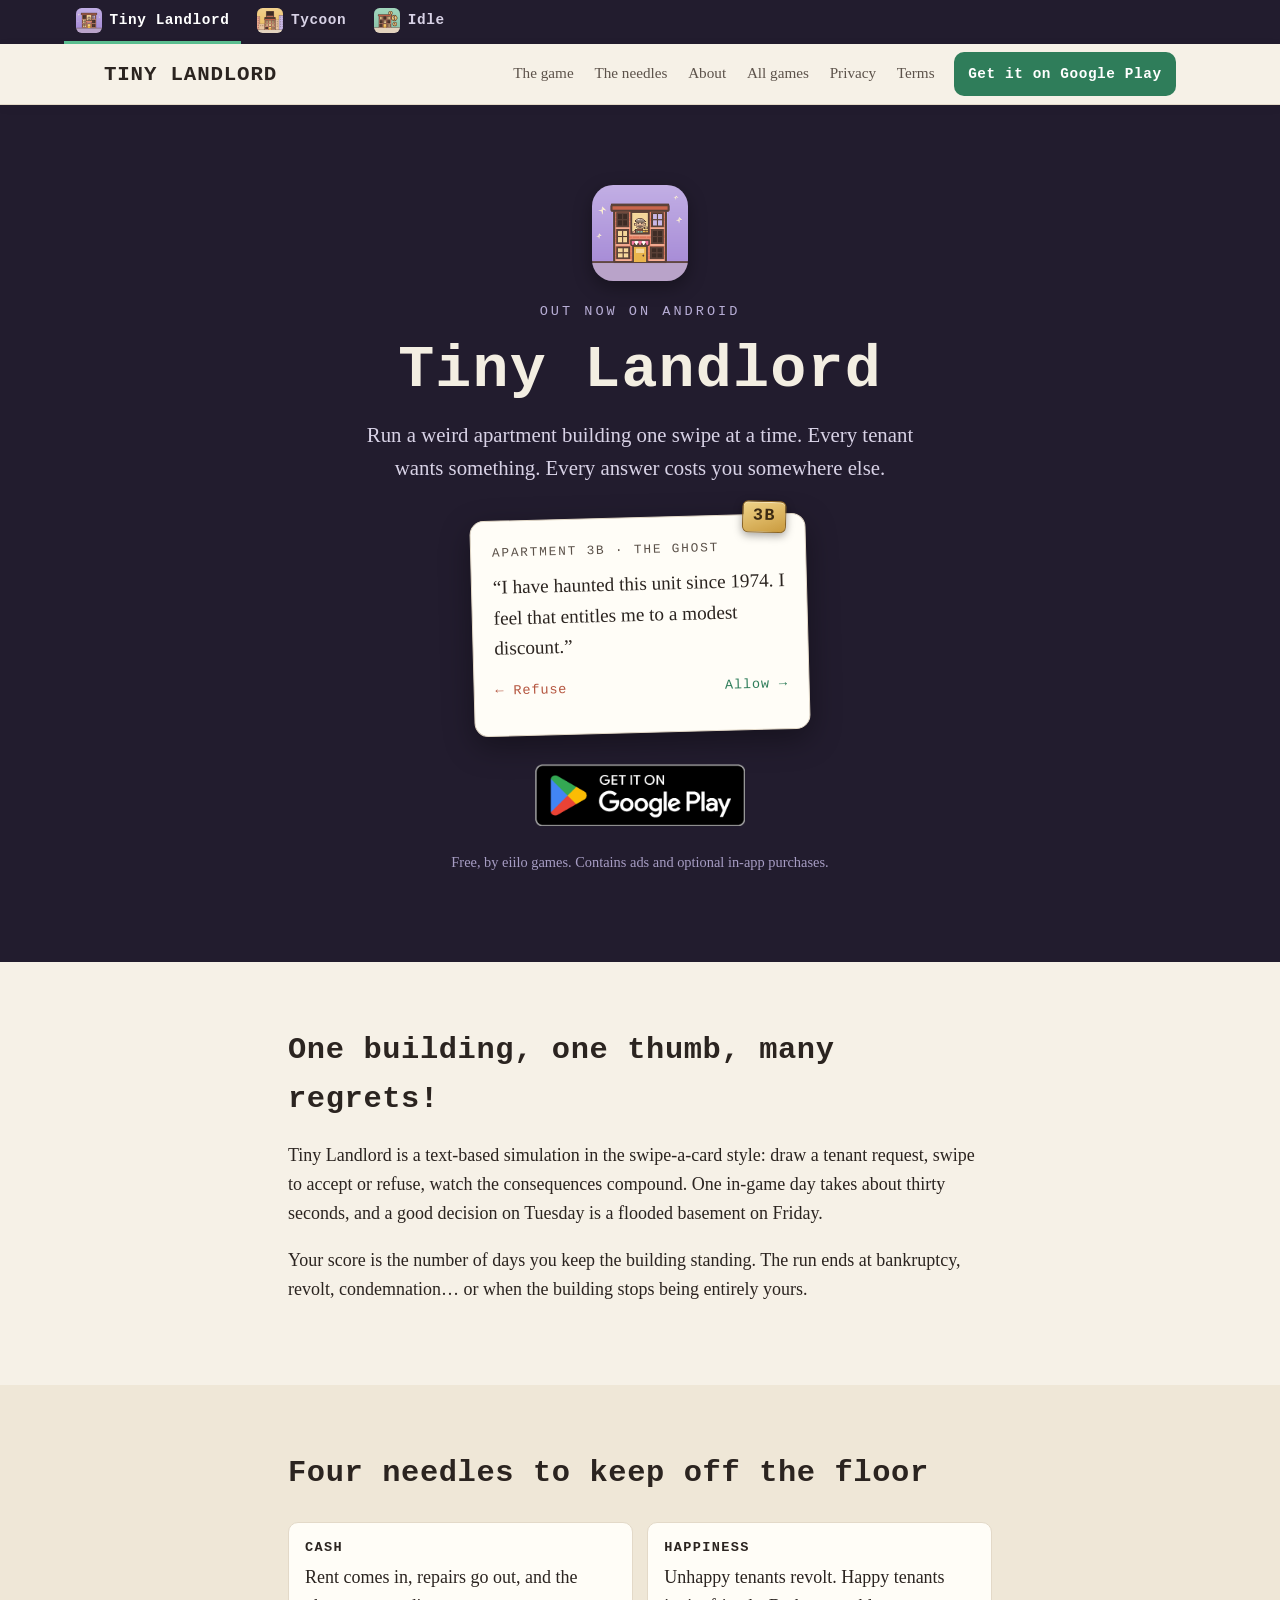
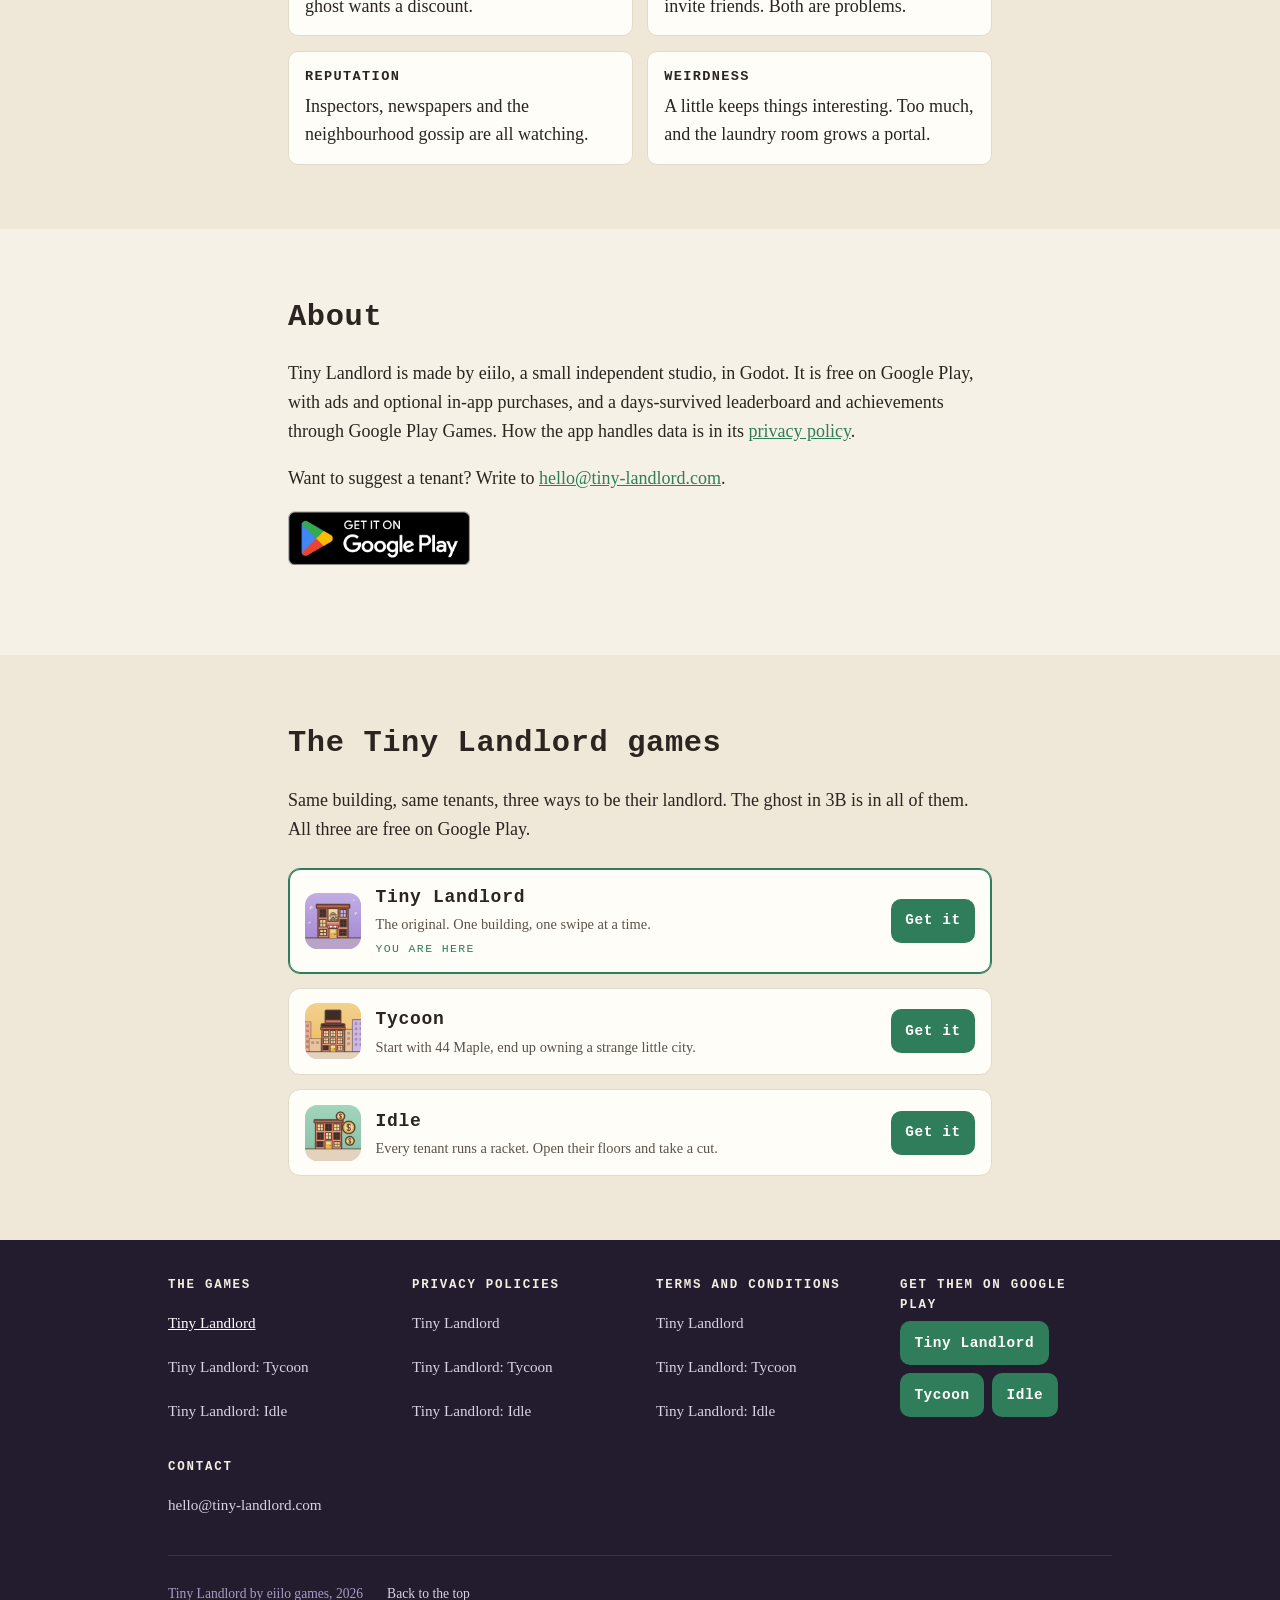
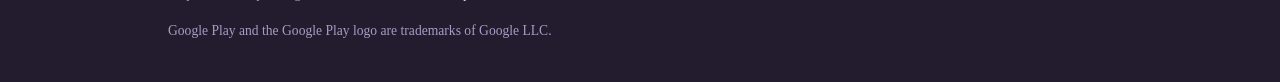
<file: index.html>
<!doctype html>
<html lang="en">
<head>
<meta charset="utf-8">
<meta name="viewport" content="width=device-width, initial-scale=1">
<title>Tiny Landlord: a weird apartment-building sim for Android</title>
<meta name="description" content="Run a weird apartment building one swipe at a time. The ghost in 3B wants the rent lowered — allow? A text-based simulation by eiilo games, free on Google Play.">
<link rel="canonical" href="https://tiny-landlord.com/">
<meta name="theme-color" content="#221c2e">
<link rel="icon" type="image/png" sizes="32x32" href="/img/classic-icon-32.png">
<link rel="apple-touch-icon" href="/img/classic-icon-180.png">
<meta property="og:title" content="Tiny Landlord">
<meta property="og:description" content="Run a weird apartment building one swipe at a time. Free on Android.">
<meta property="og:type" content="website">
<meta property="og:url" content="https://tiny-landlord.com/">
<meta property="og:site_name" content="Tiny Landlord">
<!-- TODO: create img/social.png (1200x630 PNG; see README.md) -->
<meta property="og:image" content="https://tiny-landlord.com/img/social.png">
<meta property="og:image:width" content="1200">
<meta property="og:image:height" content="630">
<meta property="og:image:alt" content="Tiny Landlord: a request card from the ghost in apartment 3B.">
<meta name="twitter:card" content="summary_large_image">
<meta name="twitter:title" content="Tiny Landlord">
<meta name="twitter:description" content="Run a weird apartment building one swipe at a time. Free on Android.">
<meta name="twitter:image" content="https://tiny-landlord.com/img/social.png">
<script type="application/ld+json">
{
	"@context": "https://schema.org",
	"@graph": [
		{
			"@type": "WebSite",
			"@id": "https://tiny-landlord.com/#website",
			"url": "https://tiny-landlord.com/",
			"name": "Tiny Landlord",
			"description": "Tiny Landlord, Tiny Landlord: Tycoon and Tiny Landlord: Idle, Android games by eiilo games.",
			"publisher": { "@id": "https://tiny-landlord.com/#eiilo" }
		},
		{
			"@type": "Organization",
			"@id": "https://tiny-landlord.com/#eiilo",
			"name": "eiilo games",
			"email": "hello@tiny-landlord.com"
		},
		{
			"@type": ["VideoGame", "MobileApplication"],
			"@id": "https://tiny-landlord.com/#game",
			"name": "Tiny Landlord",
			"url": "https://tiny-landlord.com/",
			"description": "A text-based simulation. Run a weird apartment building through short swipe decisions: keep the cash, the happiness, the reputation and the weirdness in balance, and survive as many days as you can.",
			"genre": ["Simulation", "Card"],
			"gamePlatform": "Android",
			"operatingSystem": "Android",
			"applicationCategory": "GameApplication",
			"image": "https://tiny-landlord.com/img/classic-icon-512.png",
			"installUrl": "https://play.google.com/store/apps/details?id=com.eiilo.games.tinylandlord",
			"offers": { "@type": "Offer", "price": "0", "priceCurrency": "USD" },
			"author": { "@id": "https://tiny-landlord.com/#eiilo" },
			"publisher": { "@id": "https://tiny-landlord.com/#eiilo" }
		}
	]
}
</script>
<link rel="stylesheet" href="/style.css">
<script src="/nav.js" defer></script>
</head>
<body>
<a class="skip" href="#main">Skip to content</a>

<nav class="games" id="top" aria-label="The Tiny Landlord games">
	<ul>
		<li><a href="/" aria-current="page"><img src="/img/classic-icon-180.png" alt="" width="26" height="26">Tiny Landlord</a></li>
		<li><a href="/tycoon/"><img src="/img/tycoon-icon-180.png" alt="" width="26" height="26">Tycoon</a></li>
		<li><a href="/idle/"><img src="/img/idle-icon-180.png" alt="" width="26" height="26">Idle</a></li>
	</ul>
</nav>

<header class="top">
	<div class="inner">
		<a class="brand" href="/">TINY LANDLORD</a>
		<nav class="sections" aria-label="On this page">
			<a href="#game">The game</a>
			<a href="#stats">The needles</a>
			<a href="#about">About</a>
			<a href="#games">All games</a>
			<a href="/privacy/">Privacy</a>
			<a href="/terms/">Terms</a>
		</nav>
		<a class="get" href="https://play.google.com/store/apps/details?id=com.eiilo.games.tinylandlord"><span class="long">Get it on Google Play</span><span class="short">Install</span></a>
	</div>
</header>

<main id="main">
<section class="hero" id="top-of-page">
	<div class="inner">
		<img class="icon" src="/img/classic-icon-180.png" alt="" width="96" height="96">
		<p class="kicker">Out now on Android</p>
		<h1>Tiny Landlord</h1>
		<p class="lede">Run a weird apartment building one swipe at a time. Every tenant wants something. Every answer costs you somewhere else.</p>
		<div class="card" role="img" aria-label="A sample request card: the ghost in 3B wants the rent lowered. Swipe left to refuse, right to allow.">
			<span class="flat" aria-hidden="true">3B</span>
			<p class="from">Apartment 3B &middot; The Ghost</p>
			<p class="ask">&ldquo;I have haunted this unit since 1974. I feel that entitles me to a modest discount.&rdquo;</p>
			<p class="swipes"><span class="no">&larr; Refuse</span> <span class="yes">Allow &rarr;</span></p>
		</div>
		<p class="cta"><a class="play-badge" href="https://play.google.com/store/apps/details?id=com.eiilo.games.tinylandlord"><img src="/img/google-play.png" alt="Get Tiny Landlord on Google Play" width="270" height="80"></a></p>
		<p class="fine">Free, by eiilo games. Contains ads and optional in-app purchases.</p>
	</div>
</section>

<section class="section" id="game">
	<div class="inner">
		<h2>One building, one thumb, many regrets!</h2>
		<p>Tiny Landlord is a text-based simulation in the swipe-a-card style: draw a tenant request, swipe to accept or refuse, watch the consequences compound. One in-game day takes about thirty seconds, and a good decision on Tuesday is a flooded basement on Friday.</p>
		<p>Your score is the number of days you keep the building standing. The run ends at bankruptcy, revolt, condemnation&hellip; or when the building stops being entirely yours.</p>
	</div>
</section>

<section class="section alt" id="stats">
	<div class="inner">
		<h2>Four needles to keep off the floor</h2>
		<ul class="stats">
			<li><b>Cash</b>Rent comes in, repairs go out, and the ghost wants a discount.</li>
			<li><b>Happiness</b>Unhappy tenants revolt. Happy tenants invite friends. Both are problems.</li>
			<li><b>Reputation</b>Inspectors, newspapers and the neighbourhood gossip are all watching.</li>
			<li><b>Weirdness</b>A little keeps things interesting. Too much, and the laundry room grows a portal.</li>
		</ul>
	</div>
</section>

<section class="section" id="about">
	<div class="inner">
		<h2>About</h2>
		<p>Tiny Landlord is made by eiilo, a small independent studio, in Godot. It is free on Google Play, with ads and optional in-app purchases, and a days-survived leaderboard and achievements through Google Play Games. How the app handles data is in its <a href="/privacy/">privacy policy</a>.</p>
		<p>Want to suggest a tenant? Write to <a href="mailto:hello@tiny-landlord.com">hello@tiny-landlord.com</a>.</p>
		<p><a class="play-badge" href="https://play.google.com/store/apps/details?id=com.eiilo.games.tinylandlord"><img src="/img/google-play.png" alt="Get Tiny Landlord on Google Play" width="270" height="80" loading="lazy"></a></p>
	</div>
</section>

<section class="section alt" id="games">
	<div class="inner">
		<h2>The Tiny Landlord games</h2>
		<p>Same building, same tenants, three ways to be their landlord. The ghost in 3B is in all of them. All three are free on Google Play.</p>
		<ul class="family">
			<li><a class="fam" href="#game" aria-current="page"><img src="/img/classic-icon-180.png" alt="" width="56" height="56"><span><b>Tiny Landlord</b><small>The original. One building, one swipe at a time.</small><span class="here">You are here</span></span></a><a class="get" href="https://play.google.com/store/apps/details?id=com.eiilo.games.tinylandlord" aria-label="Get Tiny Landlord on Google Play">Get it</a></li>
			<li><a class="fam" href="/tycoon/"><img src="/img/tycoon-icon-180.png" alt="" width="56" height="56"><span><b>Tycoon</b><small>Start with 44 Maple, end up owning a strange little city.</small></span></a><a class="get" href="https://play.google.com/store/apps/details?id=com.eiilo.games.tinylandlord.tycoon" aria-label="Get Tiny Landlord: Tycoon on Google Play">Get it</a></li>
			<li><a class="fam" href="/idle/"><img src="/img/idle-icon-180.png" alt="" width="56" height="56"><span><b>Idle</b><small>Every tenant runs a racket. Open their floors and take a cut.</small></span></a><a class="get" href="https://play.google.com/store/apps/details?id=com.eiilo.games.tinylandlord.idle" aria-label="Get Tiny Landlord: Idle on Google Play">Get it</a></li>
		</ul>
	</div>
</section>
</main>

<footer>
	<div class="inner">
		<div class="foot">
			<div>
				<p class="foot-h">The games</p>
				<ul>
					<li><a href="/" aria-current="page">Tiny Landlord</a></li>
					<li><a href="/tycoon/">Tiny Landlord: Tycoon</a></li>
					<li><a href="/idle/">Tiny Landlord: Idle</a></li>
				</ul>
			</div>
			<div>
				<p class="foot-h">Privacy policies</p>
				<ul>
					<li><a href="/privacy/">Tiny Landlord</a></li>
					<li><a href="/tycoon/privacy/">Tiny Landlord: Tycoon</a></li>
					<li><a href="/idle/privacy/">Tiny Landlord: Idle</a></li>
				</ul>
			</div>
			<div>
				<p class="foot-h">Terms and conditions</p>
				<ul>
					<li><a href="/terms/">Tiny Landlord</a></li>
					<li><a href="/tycoon/terms/">Tiny Landlord: Tycoon</a></li>
					<li><a href="/idle/terms/">Tiny Landlord: Idle</a></li>
				</ul>
			</div>
			<div>
				<p class="foot-h">Get them on Google Play</p>
				<ul class="foot-get">
					<li><a class="get" href="https://play.google.com/store/apps/details?id=com.eiilo.games.tinylandlord" aria-label="Get Tiny Landlord on Google Play">Tiny Landlord</a></li>
					<li><a class="get" href="https://play.google.com/store/apps/details?id=com.eiilo.games.tinylandlord.tycoon" aria-label="Get Tiny Landlord: Tycoon on Google Play">Tycoon</a></li>
					<li><a class="get" href="https://play.google.com/store/apps/details?id=com.eiilo.games.tinylandlord.idle" aria-label="Get Tiny Landlord: Idle on Google Play">Idle</a></li>
				</ul>
			</div>
			<div>
				<p class="foot-h">Contact</p>
				<a href="mailto:hello@tiny-landlord.com">hello@tiny-landlord.com</a>
			</div>
		</div>
		<p class="legal"><span>Tiny Landlord by eiilo games, 2026</span> <a href="#top">Back to the top</a> <span class="tm">Google Play and the Google Play logo are trademarks of Google LLC.</span></p>
	</div>
</footer>
</body>
</html>
</file>
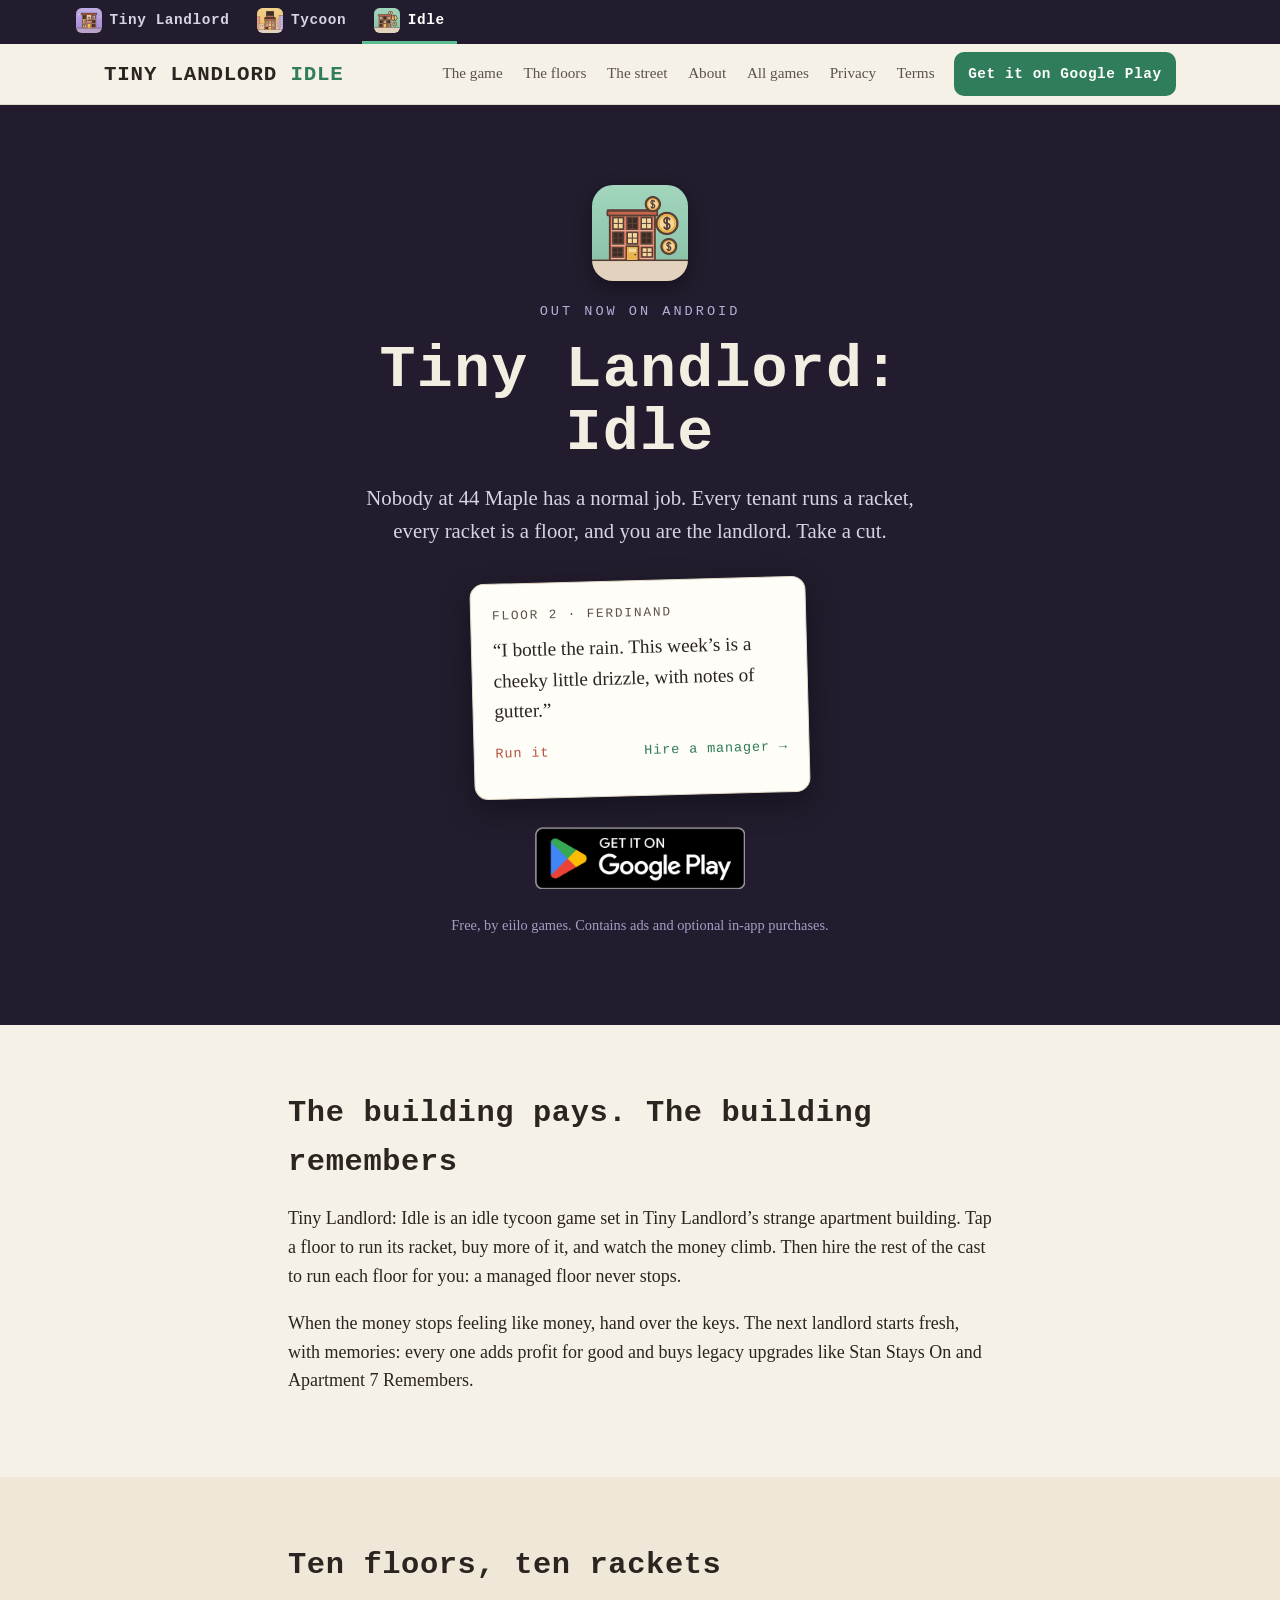
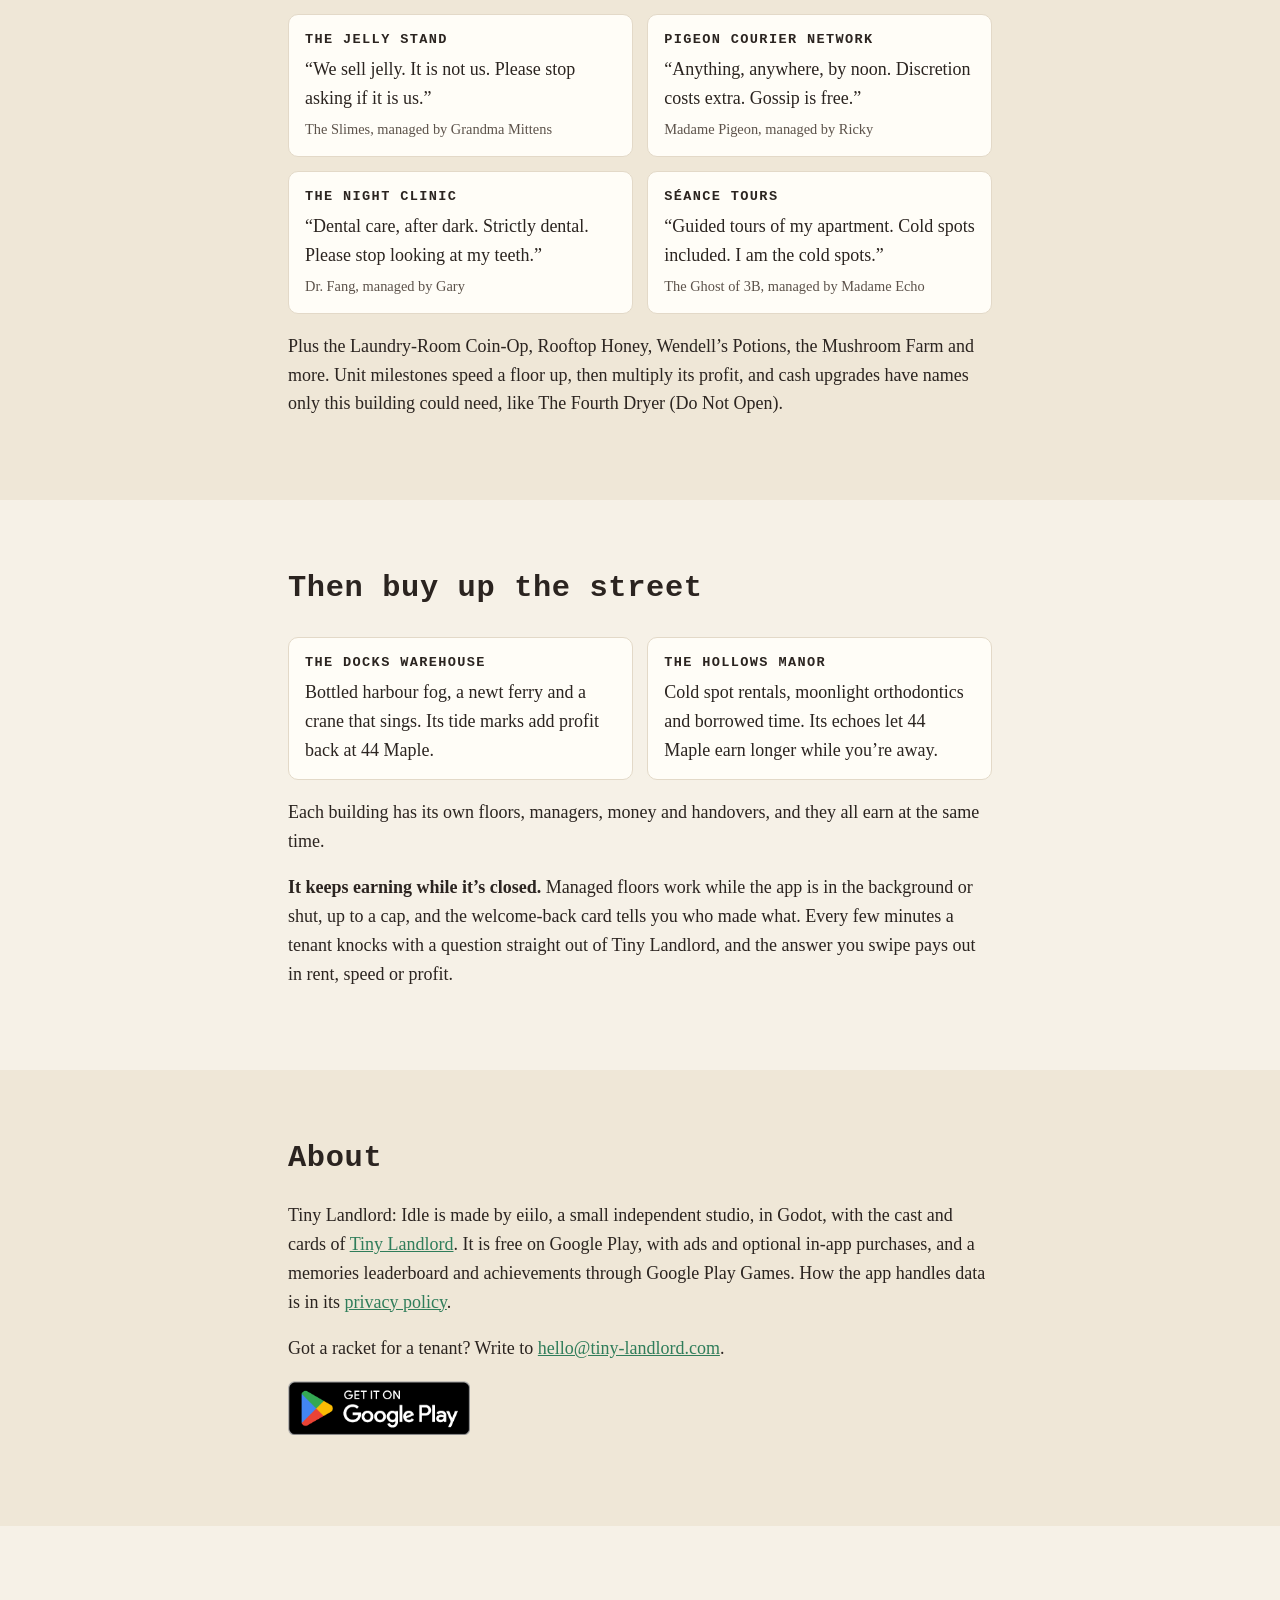
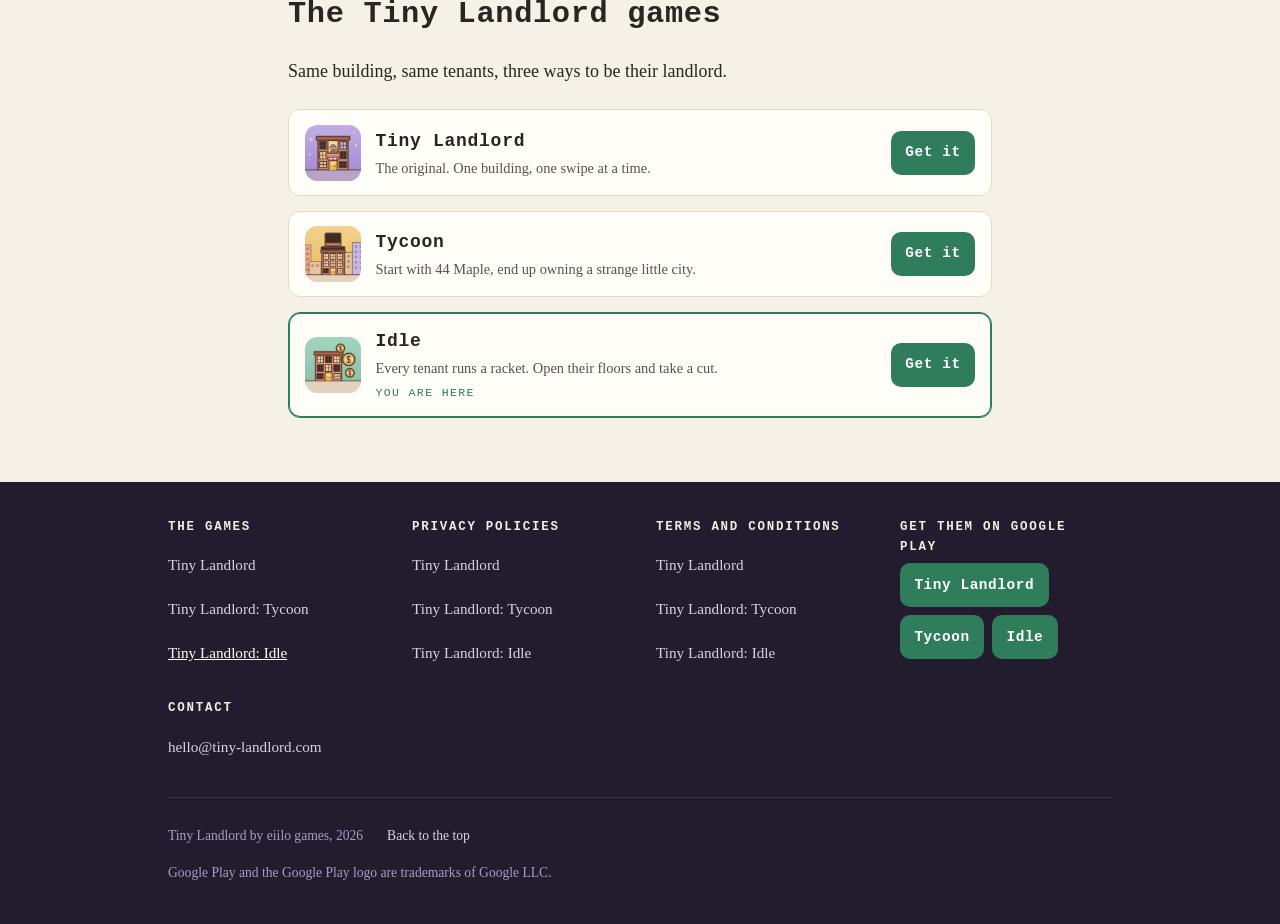
<file: idle/index.html>
<!doctype html>
<html lang="en">
<head>
<meta charset="utf-8">
<meta name="viewport" content="width=device-width, initial-scale=1">
<title>Tiny Landlord: Idle: an idle tycoon game in a weird apartment building, for Android</title>
<meta name="description" content="Every tenant at 44 Maple runs a racket. Open their floors, hire managers, buy up the street, and let the building earn while you're away. By eiilo games, free on Google Play.">
<link rel="canonical" href="https://tiny-landlord.com/idle/">
<meta name="theme-color" content="#221c2e">
<link rel="icon" type="image/png" sizes="32x32" href="/img/idle-icon-32.png">
<link rel="apple-touch-icon" href="/img/idle-icon-180.png">
<meta property="og:title" content="Tiny Landlord: Idle">
<meta property="og:description" content="Every tenant runs a racket. Open floors, hire managers. The building remembers. Free on Android.">
<meta property="og:type" content="website">
<meta property="og:url" content="https://tiny-landlord.com/idle/">
<meta property="og:site_name" content="Tiny Landlord">
<!-- TODO: create img/social-idle.png (1200x630 PNG; see README.md) -->
<meta property="og:image" content="https://tiny-landlord.com/img/social-idle.png">
<meta property="og:image:width" content="1200">
<meta property="og:image:height" content="630">
<meta property="og:image:alt" content="Tiny Landlord: Idle: 44 Maple, one racket per floor.">
<meta name="twitter:card" content="summary_large_image">
<meta name="twitter:title" content="Tiny Landlord: Idle">
<meta name="twitter:description" content="Every tenant runs a racket. Open floors, hire managers. The building remembers. Free on Android.">
<meta name="twitter:image" content="https://tiny-landlord.com/img/social-idle.png">
<script type="application/ld+json">
{
	"@context": "https://schema.org",
	"@graph": [
		{
			"@type": "WebPage",
			"@id": "https://tiny-landlord.com/idle/#page",
			"url": "https://tiny-landlord.com/idle/",
			"name": "Tiny Landlord: Idle",
			"isPartOf": { "@id": "https://tiny-landlord.com/#website" },
			"about": { "@id": "https://tiny-landlord.com/idle/#game" }
		},
		{
			"@type": ["VideoGame", "MobileApplication"],
			"@id": "https://tiny-landlord.com/idle/#game",
			"name": "Tiny Landlord: Idle",
			"url": "https://tiny-landlord.com/idle/",
			"description": "An idle tycoon game set in Tiny Landlord's apartment building, 44 Maple. Every tenant runs a racket on their own floor: open the floors, hire the cast as managers, hand over the keys for memories, open more buildings down the street, and keep earning while the app is closed.",
			"genre": ["Simulation", "Idle"],
			"gamePlatform": "Android",
			"operatingSystem": "Android",
			"applicationCategory": "GameApplication",
			"image": "https://tiny-landlord.com/img/idle-icon-512.png",
			"installUrl": "https://play.google.com/store/apps/details?id=com.eiilo.games.tinylandlord.idle",
			"offers": { "@type": "Offer", "price": "0", "priceCurrency": "USD" },
			"isRelatedTo": { "@id": "https://tiny-landlord.com/#game" },
			"author": { "@id": "https://tiny-landlord.com/#eiilo" },
			"publisher": { "@id": "https://tiny-landlord.com/#eiilo" }
		}
	]
}
</script>
<link rel="stylesheet" href="/style.css">
<script src="/nav.js" defer></script>
</head>
<body>
<a class="skip" href="#main">Skip to content</a>

<nav class="games" id="top" aria-label="The Tiny Landlord games">
	<ul>
		<li><a href="/"><img src="/img/classic-icon-180.png" alt="" width="26" height="26">Tiny Landlord</a></li>
		<li><a href="/tycoon/"><img src="/img/tycoon-icon-180.png" alt="" width="26" height="26">Tycoon</a></li>
		<li><a href="/idle/" aria-current="page"><img src="/img/idle-icon-180.png" alt="" width="26" height="26">Idle</a></li>
	</ul>
</nav>

<header class="top">
	<div class="inner">
		<a class="brand" href="/idle/">TINY LANDLORD <span class="door">IDLE</span></a>
		<nav class="sections" aria-label="On this page">
			<a href="#game">The game</a>
			<a href="#floors">The floors</a>
			<a href="#street">The street</a>
			<a href="#about">About</a>
			<a href="#games">All games</a>
			<a href="/idle/privacy/">Privacy</a>
			<a href="/idle/terms/">Terms</a>
		</nav>
		<a class="get" href="https://play.google.com/store/apps/details?id=com.eiilo.games.tinylandlord.idle"><span class="long">Get it on Google Play</span><span class="short">Install</span></a>
	</div>
</header>

<main id="main">
<section class="hero" id="top-of-page">
	<div class="inner">
		<img class="icon" src="/img/idle-icon-180.png" alt="" width="96" height="96">
		<p class="kicker">Out now on Android</p>
		<h1>Tiny Landlord: Idle</h1>
		<p class="lede">Nobody at 44 Maple has a normal job. Every tenant runs a racket, every racket is a floor, and you are the landlord. Take a cut.</p>
		<div class="card" role="img" aria-label="A sample floor: Ferdinand's Rain-Barrel Vintages on the second floor, waiting for a manager.">
			<p class="from">Floor 2 &middot; Ferdinand</p>
			<p class="ask">&ldquo;I bottle the rain. This week&rsquo;s is a cheeky little drizzle, with notes of gutter.&rdquo;</p>
			<p class="swipes"><span class="no">Run it</span> <span class="yes">Hire a manager &rarr;</span></p>
		</div>
		<p class="cta"><a class="play-badge" href="https://play.google.com/store/apps/details?id=com.eiilo.games.tinylandlord.idle"><img src="/img/google-play.png" alt="Get Tiny Landlord: Idle on Google Play" width="270" height="80"></a></p>
		<p class="fine">Free, by eiilo games. Contains ads and optional in-app purchases.</p>
	</div>
</section>

<section class="section" id="game">
	<div class="inner">
		<h2>The building pays. The building remembers</h2>
		<p>Tiny Landlord: Idle is an idle tycoon game set in Tiny Landlord&rsquo;s strange apartment building. Tap a floor to run its racket, buy more of it, and watch the money climb. Then hire the rest of the cast to run each floor for you: a managed floor never stops.</p>
		<p>When the money stops feeling like money, hand over the keys. The next landlord starts fresh, with memories: every one adds profit for good and buys legacy upgrades like Stan Stays On and Apartment 7 Remembers.</p>
	</div>
</section>

<section class="section alt" id="floors">
	<div class="inner">
		<h2>Ten floors, ten rackets</h2>
		<ul class="stats">
			<li><b>The Jelly Stand</b>&ldquo;We sell jelly. It is not us. Please stop asking if it is us.&rdquo;<span class="who">The Slimes, managed by Grandma Mittens</span></li>
			<li><b>Pigeon Courier Network</b>&ldquo;Anything, anywhere, by noon. Discretion costs extra. Gossip is free.&rdquo;<span class="who">Madame Pigeon, managed by Ricky</span></li>
			<li><b>The Night Clinic</b>&ldquo;Dental care, after dark. Strictly dental. Please stop looking at my teeth.&rdquo;<span class="who">Dr. Fang, managed by Gary</span></li>
			<li><b>S&eacute;ance Tours</b>&ldquo;Guided tours of my apartment. Cold spots included. I am the cold spots.&rdquo;<span class="who">The Ghost of 3B, managed by Madame Echo</span></li>
		</ul>
		<p>Plus the Laundry-Room Coin-Op, Rooftop Honey, Wendell&rsquo;s Potions, the Mushroom Farm and more. Unit milestones speed a floor up, then multiply its profit, and cash upgrades have names only this building could need, like The Fourth Dryer (Do Not Open).</p>
	</div>
</section>

<section class="section" id="street">
	<div class="inner">
		<h2>Then buy up the street</h2>
		<ul class="stats">
			<li><b>The Docks Warehouse</b>Bottled harbour fog, a newt ferry and a crane that sings. Its tide marks add profit back at 44 Maple.</li>
			<li><b>The Hollows Manor</b>Cold spot rentals, moonlight orthodontics and borrowed time. Its echoes let 44 Maple earn longer while you&rsquo;re away.</li>
		</ul>
		<p>Each building has its own floors, managers, money and handovers, and they all earn at the same time.</p>
		<p><b>It keeps earning while it&rsquo;s closed.</b> Managed floors work while the app is in the background or shut, up to a cap, and the welcome-back card tells you who made what. Every few minutes a tenant knocks with a question straight out of Tiny Landlord, and the answer you swipe pays out in rent, speed or profit.</p>
	</div>
</section>

<section class="section alt" id="about">
	<div class="inner">
		<h2>About</h2>
		<p>Tiny Landlord: Idle is made by eiilo, a small independent studio, in Godot, with the cast and cards of <a href="/">Tiny Landlord</a>. It is free on Google Play, with ads and optional in-app purchases, and a memories leaderboard and achievements through Google Play Games. How the app handles data is in its <a href="/idle/privacy/">privacy policy</a>.</p>
		<p>Got a racket for a tenant? Write to <a href="mailto:hello@tiny-landlord.com">hello@tiny-landlord.com</a>.</p>
		<p><a class="play-badge" href="https://play.google.com/store/apps/details?id=com.eiilo.games.tinylandlord.idle"><img src="/img/google-play.png" alt="Get Tiny Landlord: Idle on Google Play" width="270" height="80" loading="lazy"></a></p>
	</div>
</section>

<section class="section" id="games">
	<div class="inner">
		<h2>The Tiny Landlord games</h2>
		<p>Same building, same tenants, three ways to be their landlord.</p>
		<ul class="family">
			<li><a class="fam" href="/"><img src="/img/classic-icon-180.png" alt="" width="56" height="56"><span><b>Tiny Landlord</b><small>The original. One building, one swipe at a time.</small></span></a><a class="get" href="https://play.google.com/store/apps/details?id=com.eiilo.games.tinylandlord" aria-label="Get Tiny Landlord on Google Play">Get it</a></li>
			<li><a class="fam" href="/tycoon/"><img src="/img/tycoon-icon-180.png" alt="" width="56" height="56"><span><b>Tycoon</b><small>Start with 44 Maple, end up owning a strange little city.</small></span></a><a class="get" href="https://play.google.com/store/apps/details?id=com.eiilo.games.tinylandlord.tycoon" aria-label="Get Tiny Landlord: Tycoon on Google Play">Get it</a></li>
			<li><a class="fam" href="/idle/" aria-current="page"><img src="/img/idle-icon-180.png" alt="" width="56" height="56"><span><b>Idle</b><small>Every tenant runs a racket. Open their floors and take a cut.</small><span class="here">You are here</span></span></a><a class="get" href="https://play.google.com/store/apps/details?id=com.eiilo.games.tinylandlord.idle" aria-label="Get Tiny Landlord: Idle on Google Play">Get it</a></li>
		</ul>
	</div>
</section>
</main>

<footer>
	<div class="inner">
		<div class="foot">
			<div>
				<p class="foot-h">The games</p>
				<ul>
					<li><a href="/">Tiny Landlord</a></li>
					<li><a href="/tycoon/">Tiny Landlord: Tycoon</a></li>
					<li><a href="/idle/" aria-current="page">Tiny Landlord: Idle</a></li>
				</ul>
			</div>
			<div>
				<p class="foot-h">Privacy policies</p>
				<ul>
					<li><a href="/privacy/">Tiny Landlord</a></li>
					<li><a href="/tycoon/privacy/">Tiny Landlord: Tycoon</a></li>
					<li><a href="/idle/privacy/">Tiny Landlord: Idle</a></li>
				</ul>
			</div>
			<div>
				<p class="foot-h">Terms and conditions</p>
				<ul>
					<li><a href="/terms/">Tiny Landlord</a></li>
					<li><a href="/tycoon/terms/">Tiny Landlord: Tycoon</a></li>
					<li><a href="/idle/terms/">Tiny Landlord: Idle</a></li>
				</ul>
			</div>
			<div>
				<p class="foot-h">Get them on Google Play</p>
				<ul class="foot-get">
					<li><a class="get" href="https://play.google.com/store/apps/details?id=com.eiilo.games.tinylandlord" aria-label="Get Tiny Landlord on Google Play">Tiny Landlord</a></li>
					<li><a class="get" href="https://play.google.com/store/apps/details?id=com.eiilo.games.tinylandlord.tycoon" aria-label="Get Tiny Landlord: Tycoon on Google Play">Tycoon</a></li>
					<li><a class="get" href="https://play.google.com/store/apps/details?id=com.eiilo.games.tinylandlord.idle" aria-label="Get Tiny Landlord: Idle on Google Play">Idle</a></li>
				</ul>
			</div>
			<div>
				<p class="foot-h">Contact</p>
				<a href="mailto:hello@tiny-landlord.com">hello@tiny-landlord.com</a>
			</div>
		</div>
		<p class="legal"><span>Tiny Landlord by eiilo games, 2026</span> <a href="#top">Back to the top</a> <span class="tm">Google Play and the Google Play logo are trademarks of Google LLC.</span></p>
	</div>
</footer>
</body>
</html>
</file>
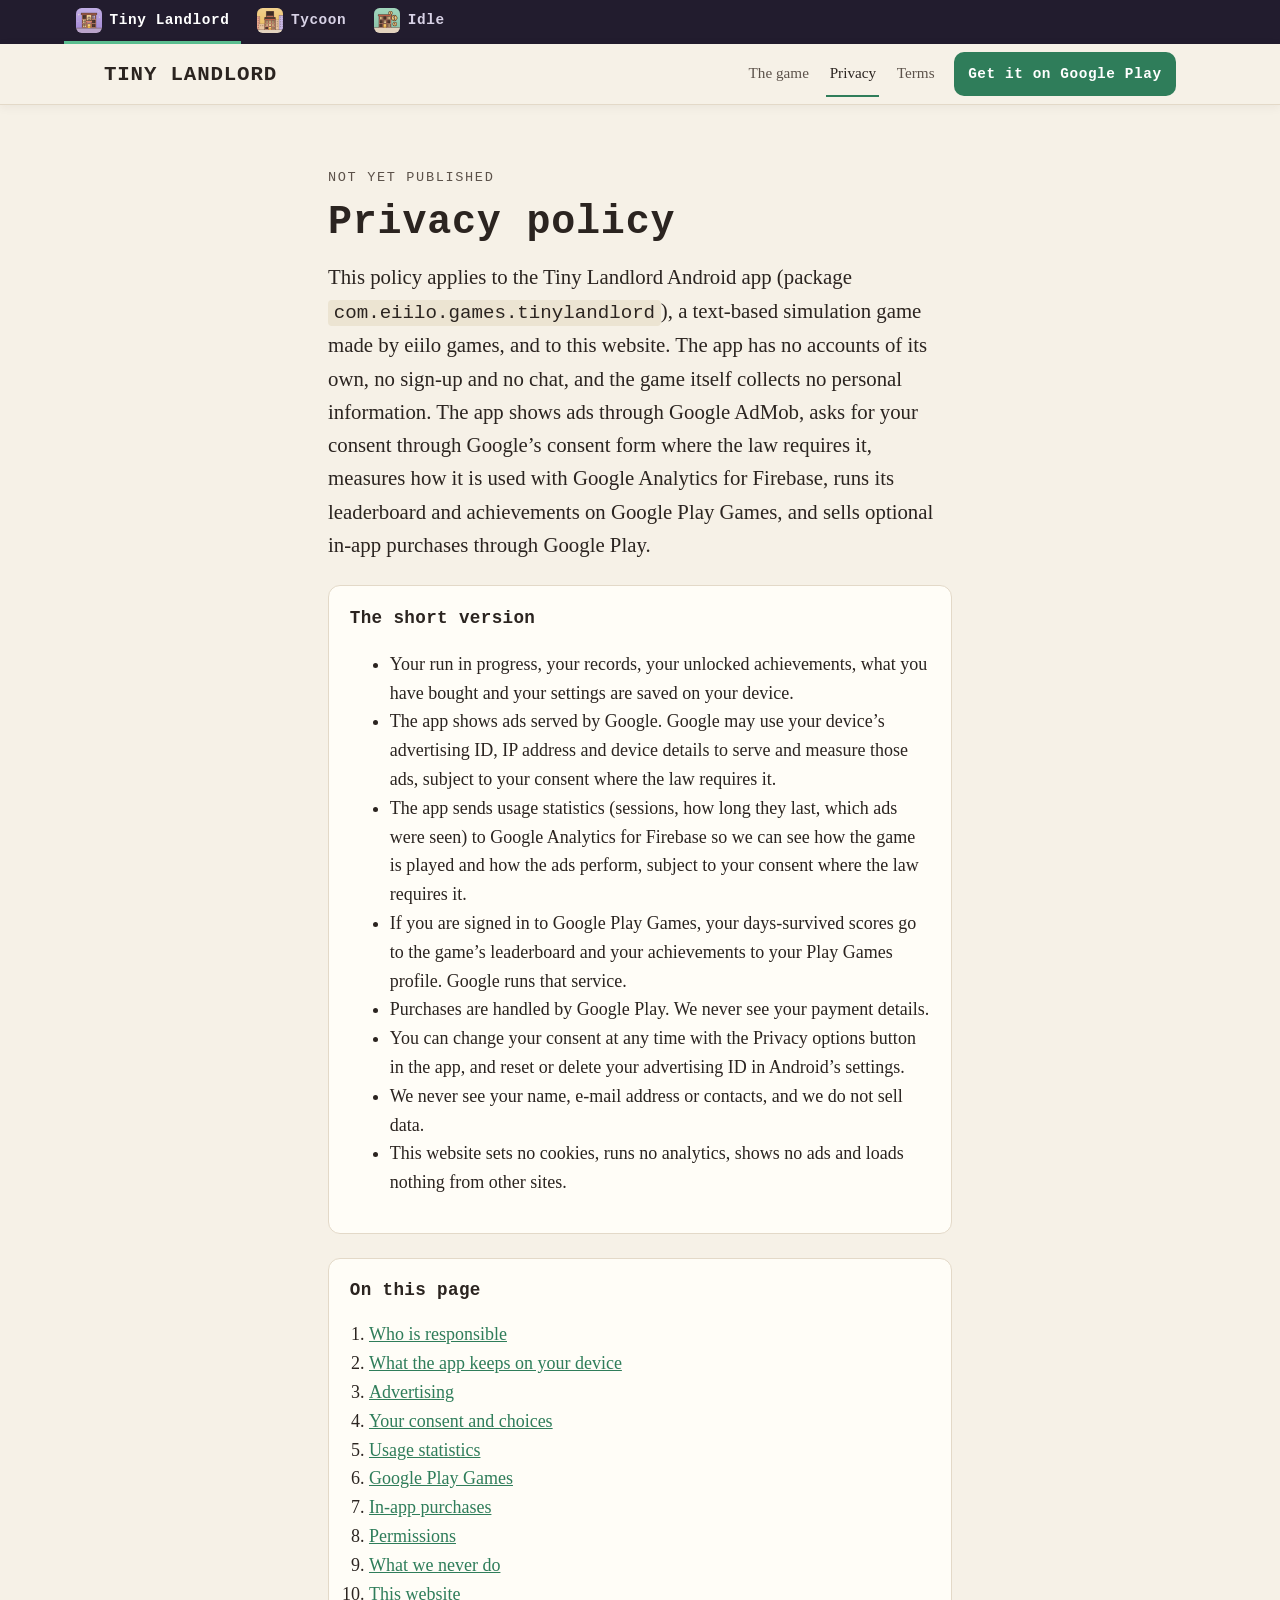
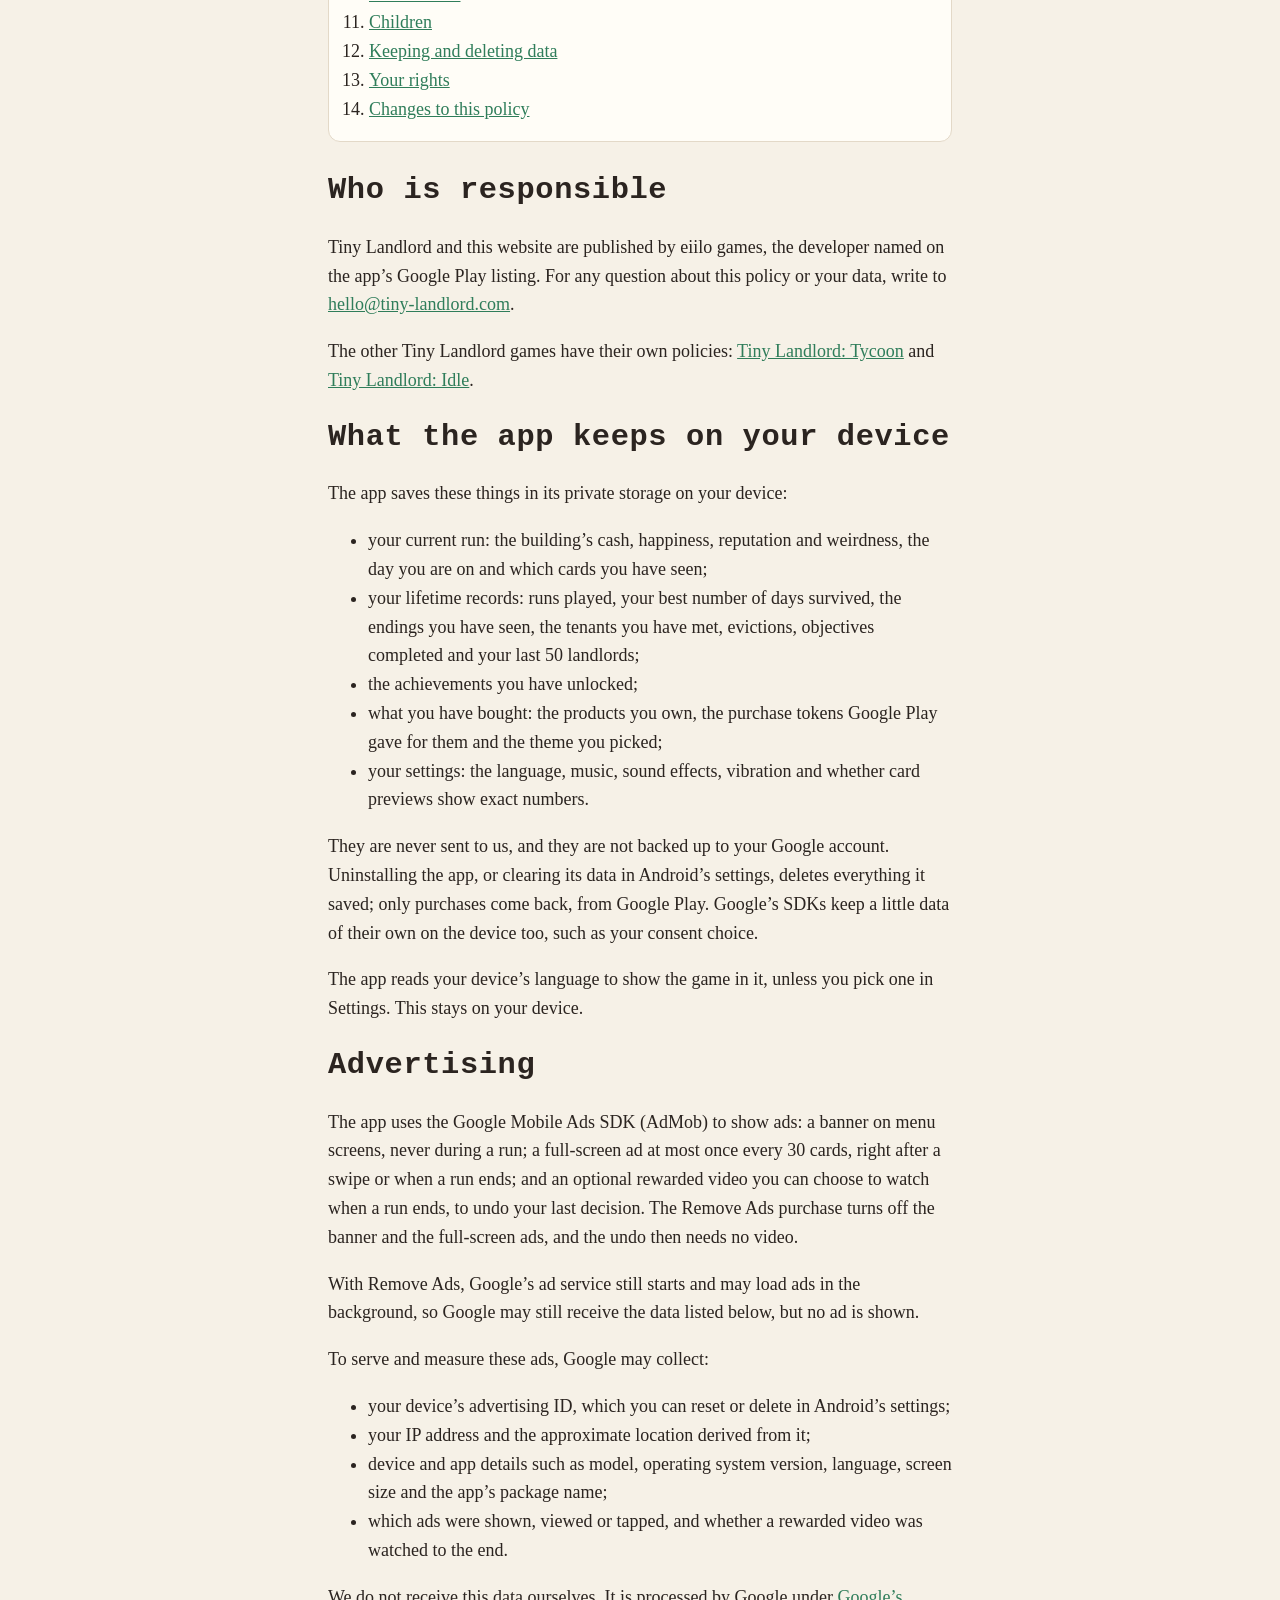
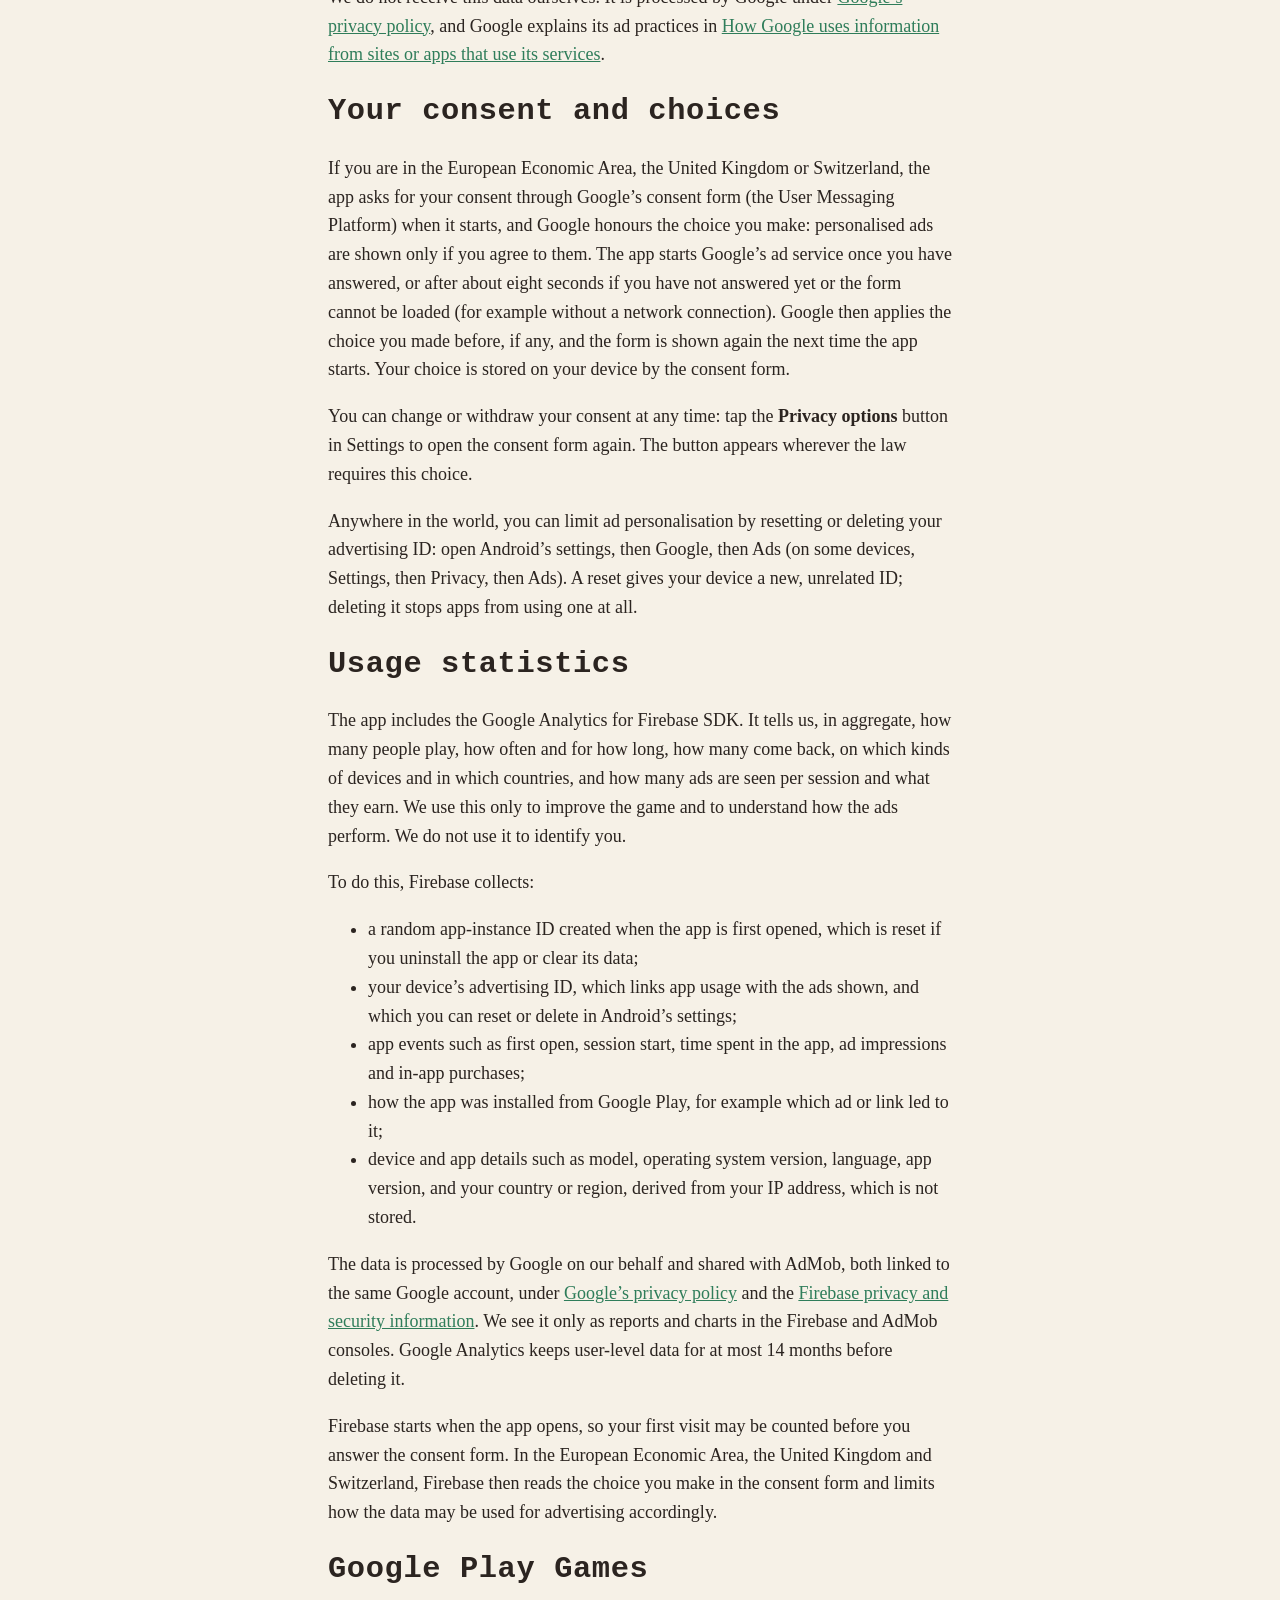
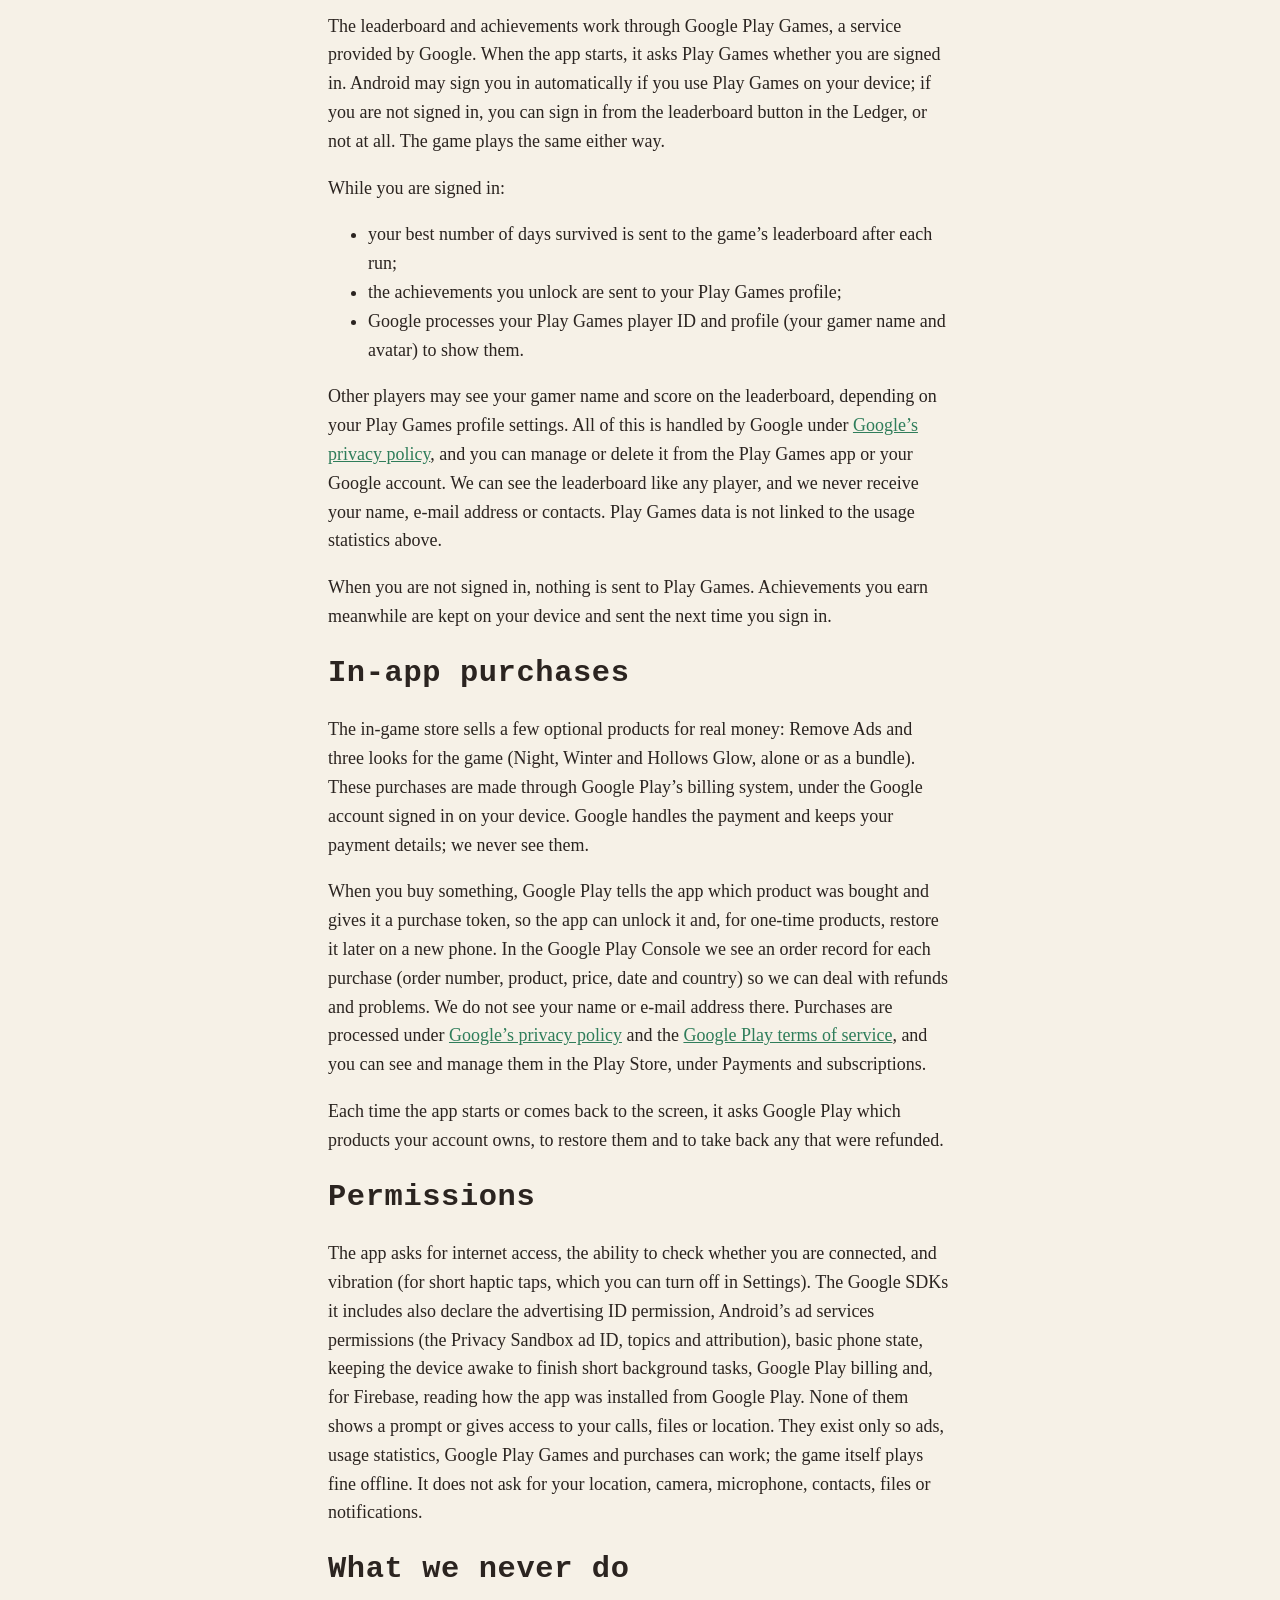
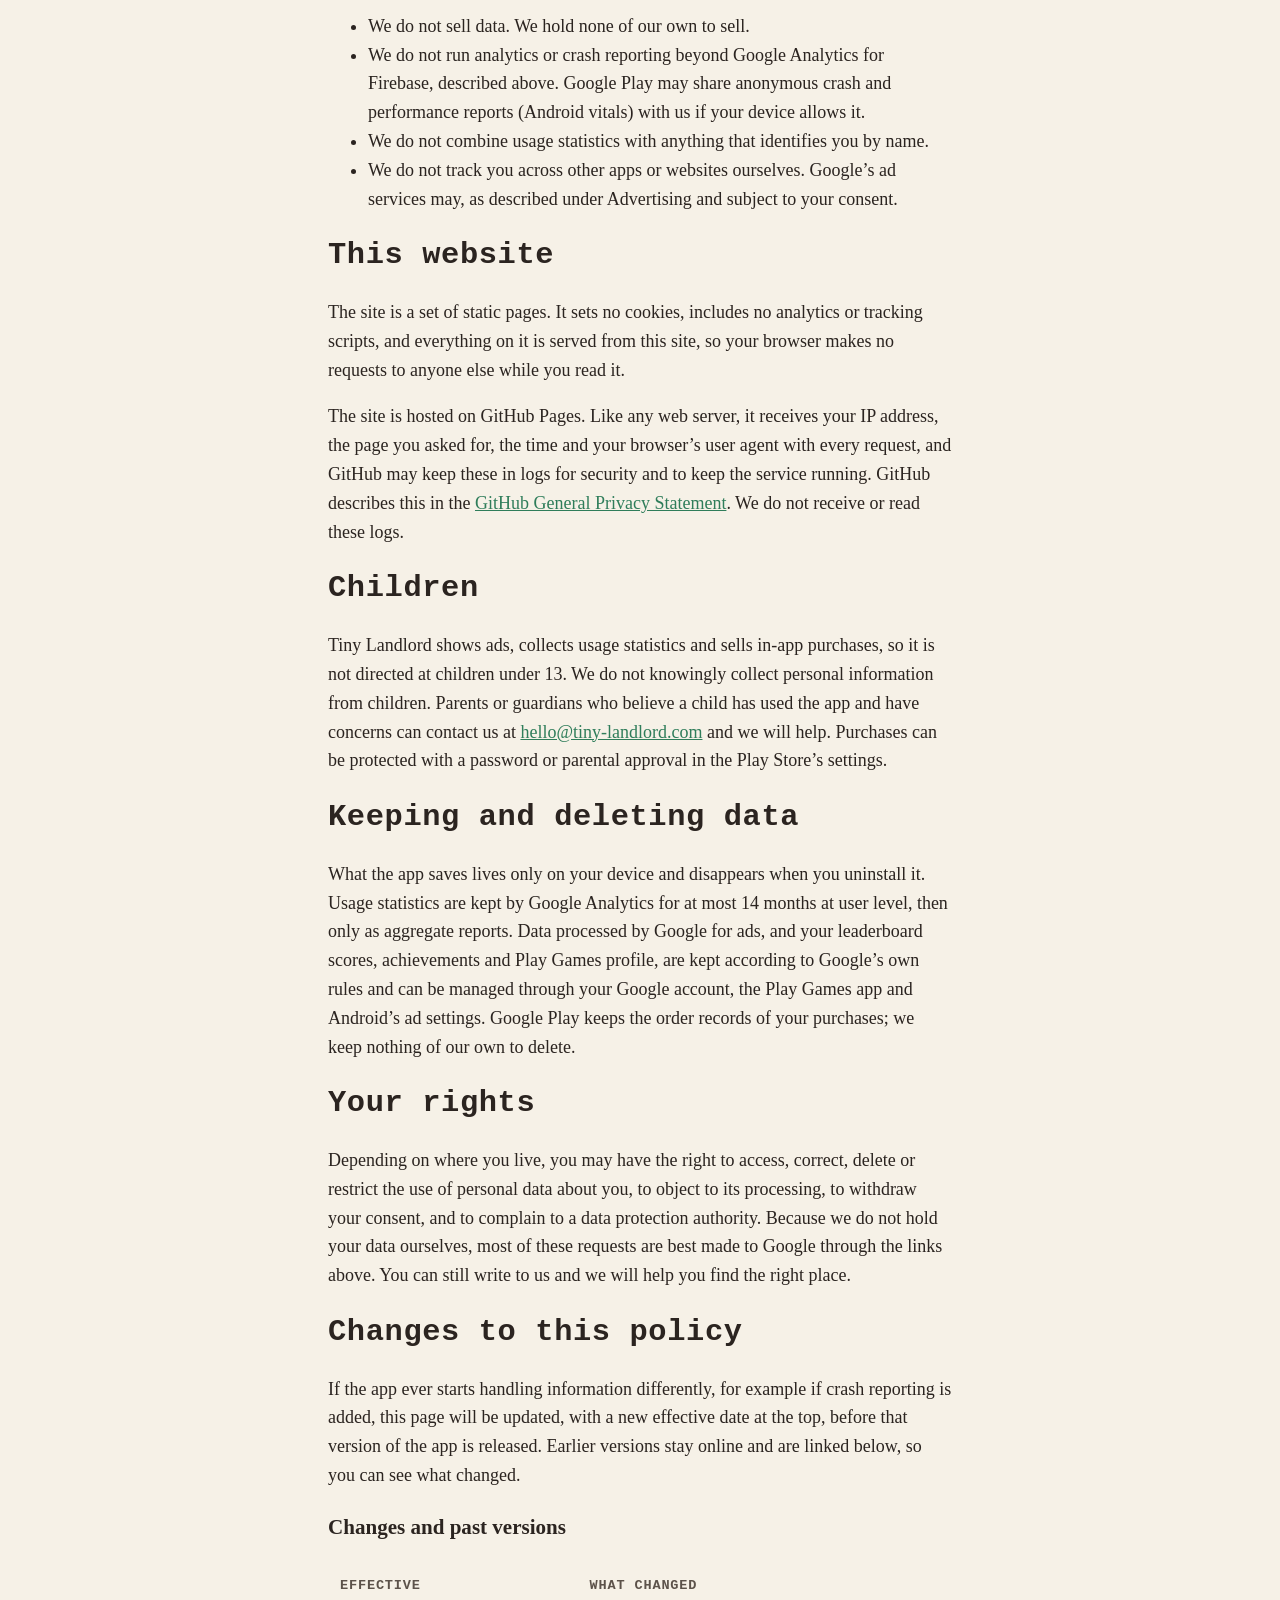
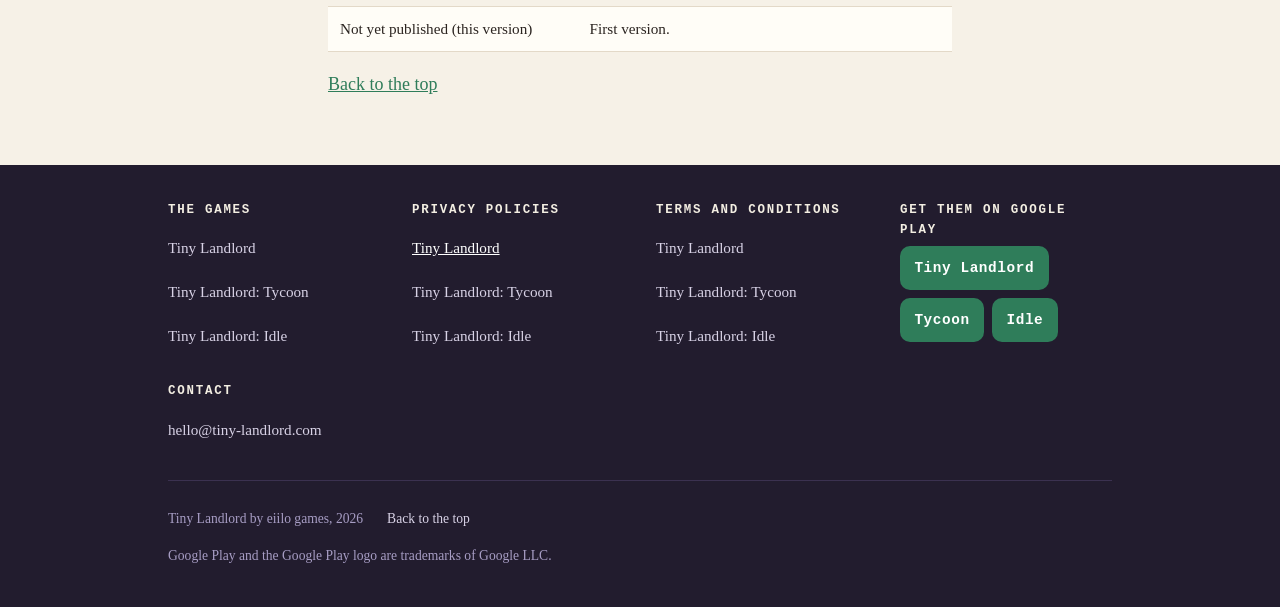
<file: privacy/index.html>
<!doctype html>
<html lang="en">
<head>
<meta charset="utf-8">
<meta name="viewport" content="width=device-width, initial-scale=1">
<title>Privacy policy &middot; Tiny Landlord</title>
<meta name="description" content="What the Tiny Landlord Android app and this website do with your data: ads by Google AdMob, usage statistics by Google Analytics for Firebase, Google Play Games for leaderboards and achievements, and in-app purchases through Google Play.">
<link rel="canonical" href="https://tiny-landlord.com/privacy/">
<meta name="theme-color" content="#221c2e">
<link rel="icon" type="image/png" sizes="32x32" href="/img/classic-icon-32.png">
<link rel="apple-touch-icon" href="/img/classic-icon-180.png">
<meta property="og:title" content="Privacy policy for Tiny Landlord">
<meta property="og:description" content="What the Tiny Landlord Android app and this website do with your data.">
<meta property="og:type" content="website">
<meta property="og:url" content="https://tiny-landlord.com/privacy/">
<meta property="og:site_name" content="Tiny Landlord">
<meta property="og:image" content="https://tiny-landlord.com/img/social.png">
<meta property="og:image:width" content="1200">
<meta property="og:image:height" content="630">
<meta property="og:image:alt" content="Tiny Landlord: a request card from the ghost in apartment 3B.">
<meta name="twitter:card" content="summary_large_image">
<link rel="stylesheet" href="/style.css">
<script src="/nav.js" defer></script>
</head>
<body>
<a class="skip" href="#main">Skip to content</a>

<nav class="games" id="top" aria-label="The Tiny Landlord games">
	<ul>
		<li><a href="/" aria-current="true"><img src="/img/classic-icon-180.png" alt="" width="26" height="26">Tiny Landlord</a></li>
		<li><a href="/tycoon/"><img src="/img/tycoon-icon-180.png" alt="" width="26" height="26">Tycoon</a></li>
		<li><a href="/idle/"><img src="/img/idle-icon-180.png" alt="" width="26" height="26">Idle</a></li>
	</ul>
</nav>

<header class="top">
	<div class="inner">
		<a class="brand" href="/">TINY LANDLORD</a>
		<nav class="sections" aria-label="On this page">
			<a href="/">The game</a>
			<a href="/privacy/" aria-current="page">Privacy</a>
			<a href="/terms/">Terms</a>
		</nav>
		<a class="get" href="https://play.google.com/store/apps/details?id=com.eiilo.games.tinylandlord"><span class="long">Get it on Google Play</span><span class="short">Install</span></a>
	</div>
</header>

<main class="doc" id="main">
	<p class="date"><time class="effective" datetime="draft">Not yet published</time></p>
	<h1>Privacy policy</h1>
	<p class="lede">This policy applies to the Tiny Landlord Android app (package <code>com.eiilo.games.tinylandlord</code>), a text-based simulation game made by eiilo games, and to this website. The app has no accounts of its own, no sign-up and no chat, and the game itself collects no personal information. The app shows ads through Google AdMob, asks for your consent through Google&rsquo;s consent form where the law requires it, measures how it is used with Google Analytics for Firebase, runs its leaderboard and achievements on Google Play Games, and sells optional in-app purchases through Google Play.</p>

	<section class="summary" aria-labelledby="short">
		<h2 id="short">The short version</h2>
		<ul>
			<li>Your run in progress, your records, your unlocked achievements, what you have bought and your settings are saved on your device.</li>
			<li>The app shows ads served by Google. Google may use your device&rsquo;s advertising ID, IP address and device details to serve and measure those ads, subject to your consent where the law requires it.</li>
			<li>The app sends usage statistics (sessions, how long they last, which ads were seen) to Google Analytics for Firebase so we can see how the game is played and how the ads perform, subject to your consent where the law requires it.</li>
			<li>If you are signed in to Google Play Games, your days-survived scores go to the game&rsquo;s leaderboard and your achievements to your Play Games profile. Google runs that service.</li>
			<li>Purchases are handled by Google Play. We never see your payment details.</li>
			<li>You can change your consent at any time with the Privacy options button in the app, and reset or delete your advertising ID in Android&rsquo;s settings.</li>
			<li>We never see your name, e-mail address or contacts, and we do not sell data.</li>
			<li>This website sets no cookies, runs no analytics, shows no ads and loads nothing from other sites.</li>
		</ul>
	</section>

	<nav class="toc" aria-labelledby="toc-title">
		<h2 id="toc-title">On this page</h2>
		<ol>
			<li><a href="#responsible">Who is responsible</a></li>
			<li><a href="#device">What the app keeps on your device</a></li>
			<li><a href="#ads">Advertising</a></li>
			<li><a href="#consent">Your consent and choices</a></li>
			<li><a href="#analytics">Usage statistics</a></li>
			<li><a href="#play-games">Google Play Games</a></li>
			<li><a href="#purchases">In-app purchases</a></li>
			<li><a href="#permissions">Permissions</a></li>
			<li><a href="#never">What we never do</a></li>
			<li><a href="#website">This website</a></li>
			<li><a href="#children">Children</a></li>
			<li><a href="#retention">Keeping and deleting data</a></li>
			<li><a href="#rights">Your rights</a></li>
			<li><a href="#changes">Changes to this policy</a></li>
		</ol>
	</nav>

	<article class="policy">
<h2 id="responsible">Who is responsible</h2>
<p>Tiny Landlord and this website are published by eiilo games, the developer named on the app&rsquo;s Google Play listing. For any question about this policy or your data, write to <a href="mailto:hello@tiny-landlord.com">hello@tiny-landlord.com</a>.</p>
<p>The other Tiny Landlord games have their own policies: <a href="/tycoon/privacy/">Tiny Landlord: Tycoon</a> and <a href="/idle/privacy/">Tiny Landlord: Idle</a>.</p>

<h2 id="device">What the app keeps on your device</h2>
<p>The app saves these things in its private storage on your device:</p>
<ul>
	<li>your current run: the building&rsquo;s cash, happiness, reputation and weirdness, the day you are on and which cards you have seen;</li>
	<li>your lifetime records: runs played, your best number of days survived, the endings you have seen, the tenants you have met, evictions, objectives completed and your last 50 landlords;</li>
	<li>the achievements you have unlocked;</li>
	<li>what you have bought: the products you own, the purchase tokens Google Play gave for them and the theme you picked;</li>
	<li>your settings: the language, music, sound effects, vibration and whether card previews show exact numbers.</li>
</ul>
<p>They are never sent to us, and they are not backed up to your Google account. Uninstalling the app, or clearing its data in Android&rsquo;s settings, deletes everything it saved; only purchases come back, from Google Play. Google&rsquo;s SDKs keep a little data of their own on the device too, such as your consent choice.</p>
<p>The app reads your device&rsquo;s language to show the game in it, unless you pick one in Settings. This stays on your device.</p>

<h2 id="ads">Advertising</h2>
<p>The app uses the Google Mobile Ads SDK (AdMob) to show ads: a banner on menu screens, never during a run; a full-screen ad at most once every 30 cards, right after a swipe or when a run ends; and an optional rewarded video you can choose to watch when a run ends, to undo your last decision. The Remove Ads purchase turns off the banner and the full-screen ads, and the undo then needs no video.</p>
<p>With Remove Ads, Google&rsquo;s ad service still starts and may load ads in the background, so Google may still receive the data listed below, but no ad is shown.</p>
<p>To serve and measure these ads, Google may collect:</p>
<ul>
	<li>your device&rsquo;s advertising ID, which you can reset or delete in Android&rsquo;s settings;</li>
	<li>your IP address and the approximate location derived from it;</li>
	<li>device and app details such as model, operating system version, language, screen size and the app&rsquo;s package name;</li>
	<li>which ads were shown, viewed or tapped, and whether a rewarded video was watched to the end.</li>
</ul>
<p>We do not receive this data ourselves. It is processed by Google under <a href="https://policies.google.com/privacy">Google&rsquo;s privacy policy</a>, and Google explains its ad practices in <a href="https://policies.google.com/technologies/partner-sites">How Google uses information from sites or apps that use its services</a>.</p>

<h2 id="consent">Your consent and choices</h2>
<p>If you are in the European Economic Area, the United Kingdom or Switzerland, the app asks for your consent through Google&rsquo;s consent form (the User Messaging Platform) when it starts, and Google honours the choice you make: personalised ads are shown only if you agree to them. The app starts Google&rsquo;s ad service once you have answered, or after about eight seconds if you have not answered yet or the form cannot be loaded (for example without a network connection). Google then applies the choice you made before, if any, and the form is shown again the next time the app starts. Your choice is stored on your device by the consent form.</p>
<p>You can change or withdraw your consent at any time: tap the <strong>Privacy options</strong> button in Settings to open the consent form again. The button appears wherever the law requires this choice.</p>
<p>Anywhere in the world, you can limit ad personalisation by resetting or deleting your advertising ID: open Android&rsquo;s settings, then Google, then Ads (on some devices, Settings, then Privacy, then Ads). A reset gives your device a new, unrelated ID; deleting it stops apps from using one at all.</p>

<h2 id="analytics">Usage statistics</h2>
<p>The app includes the Google Analytics for Firebase SDK. It tells us, in aggregate, how many people play, how often and for how long, how many come back, on which kinds of devices and in which countries, and how many ads are seen per session and what they earn. We use this only to improve the game and to understand how the ads perform. We do not use it to identify you.</p>
<p>To do this, Firebase collects:</p>
<ul>
	<li>a random app-instance ID created when the app is first opened, which is reset if you uninstall the app or clear its data;</li>
	<li>your device&rsquo;s advertising ID, which links app usage with the ads shown, and which you can reset or delete in Android&rsquo;s settings;</li>
	<li>app events such as first open, session start, time spent in the app, ad impressions and in-app purchases;</li>
	<li>how the app was installed from Google Play, for example which ad or link led to it;</li>
	<li>device and app details such as model, operating system version, language, app version, and your country or region, derived from your IP address, which is not stored.</li>
</ul>
<p>The data is processed by Google on our behalf and shared with AdMob, both linked to the same Google account, under <a href="https://policies.google.com/privacy">Google&rsquo;s privacy policy</a> and the <a href="https://firebase.google.com/support/privacy">Firebase privacy and security information</a>. We see it only as reports and charts in the Firebase and AdMob consoles. Google Analytics keeps user-level data for at most 14 months before deleting it.</p>
<p>Firebase starts when the app opens, so your first visit may be counted before you answer the consent form. In the European Economic Area, the United Kingdom and Switzerland, Firebase then reads the choice you make in the consent form and limits how the data may be used for advertising accordingly.</p>

<h2 id="play-games">Google Play Games</h2>
<p>The leaderboard and achievements work through Google Play Games, a service provided by Google. When the app starts, it asks Play Games whether you are signed in. Android may sign you in automatically if you use Play Games on your device; if you are not signed in, you can sign in from the leaderboard button in the Ledger, or not at all. The game plays the same either way.</p>
<p>While you are signed in:</p>
<ul>
	<li>your best number of days survived is sent to the game&rsquo;s leaderboard after each run;</li>
	<li>the achievements you unlock are sent to your Play Games profile;</li>
	<li>Google processes your Play Games player ID and profile (your gamer name and avatar) to show them.</li>
</ul>
<p>Other players may see your gamer name and score on the leaderboard, depending on your Play Games profile settings. All of this is handled by Google under <a href="https://policies.google.com/privacy">Google&rsquo;s privacy policy</a>, and you can manage or delete it from the Play Games app or your Google account. We can see the leaderboard like any player, and we never receive your name, e-mail address or contacts. Play Games data is not linked to the usage statistics above.</p>
<p>When you are not signed in, nothing is sent to Play Games. Achievements you earn meanwhile are kept on your device and sent the next time you sign in.</p>

<h2 id="purchases">In-app purchases</h2>
<p>The in-game store sells a few optional products for real money: Remove Ads and three looks for the game (Night, Winter and Hollows Glow, alone or as a bundle). These purchases are made through Google Play&rsquo;s billing system, under the Google account signed in on your device. Google handles the payment and keeps your payment details; we never see them.</p>
<p>When you buy something, Google Play tells the app which product was bought and gives it a purchase token, so the app can unlock it and, for one-time products, restore it later on a new phone. In the Google Play Console we see an order record for each purchase (order number, product, price, date and country) so we can deal with refunds and problems. We do not see your name or e-mail address there. Purchases are processed under <a href="https://policies.google.com/privacy">Google&rsquo;s privacy policy</a> and the <a href="https://play.google.com/about/play-terms/">Google Play terms of service</a>, and you can see and manage them in the Play Store, under Payments and subscriptions.</p>
<p>Each time the app starts or comes back to the screen, it asks Google Play which products your account owns, to restore them and to take back any that were refunded.</p>

<h2 id="permissions">Permissions</h2>
<p>The app asks for internet access, the ability to check whether you are connected, and vibration (for short haptic taps, which you can turn off in Settings). The Google SDKs it includes also declare the advertising ID permission, Android&rsquo;s ad services permissions (the Privacy Sandbox ad ID, topics and attribution), basic phone state, keeping the device awake to finish short background tasks, Google Play billing and, for Firebase, reading how the app was installed from Google Play. None of them shows a prompt or gives access to your calls, files or location. They exist only so ads, usage statistics, Google Play Games and purchases can work; the game itself plays fine offline. It does not ask for your location, camera, microphone, contacts, files or notifications.</p>

<h2 id="never">What we never do</h2>
<ul class="never">
	<li>We do not sell data. We hold none of our own to sell.</li>
	<li>We do not run analytics or crash reporting beyond Google Analytics for Firebase, described above. Google Play may share anonymous crash and performance reports (Android vitals) with us if your device allows it.</li>
	<li>We do not combine usage statistics with anything that identifies you by name.</li>
	<li>We do not track you across other apps or websites ourselves. Google&rsquo;s ad services may, as described under Advertising and subject to your consent.</li>
</ul>

<h2 id="website">This website</h2>
<p>The site is a set of static pages. It sets no cookies, includes no analytics or tracking scripts, and everything on it is served from this site, so your browser makes no requests to anyone else while you read it.</p>
<p>The site is hosted on GitHub Pages. Like any web server, it receives your IP address, the page you asked for, the time and your browser&rsquo;s user agent with every request, and GitHub may keep these in logs for security and to keep the service running. GitHub describes this in the <a href="https://docs.github.com/en/site-policy/privacy-policies/github-general-privacy-statement">GitHub General Privacy Statement</a>. We do not receive or read these logs.</p>

<h2 id="children">Children</h2>
<p>Tiny Landlord shows ads, collects usage statistics and sells in-app purchases, so it is not directed at children under 13. We do not knowingly collect personal information from children. Parents or guardians who believe a child has used the app and have concerns can contact us at <a href="mailto:hello@tiny-landlord.com">hello@tiny-landlord.com</a> and we will help. Purchases can be protected with a password or parental approval in the Play Store&rsquo;s settings.</p>

<h2 id="retention">Keeping and deleting data</h2>
<p>What the app saves lives only on your device and disappears when you uninstall it. Usage statistics are kept by Google Analytics for at most 14 months at user level, then only as aggregate reports. Data processed by Google for ads, and your leaderboard scores, achievements and Play Games profile, are kept according to Google&rsquo;s own rules and can be managed through your Google account, the Play Games app and Android&rsquo;s ad settings. Google Play keeps the order records of your purchases; we keep nothing of our own to delete.</p>

<h2 id="rights">Your rights</h2>
<p>Depending on where you live, you may have the right to access, correct, delete or restrict the use of personal data about you, to object to its processing, to withdraw your consent, and to complain to a data protection authority. Because we do not hold your data ourselves, most of these requests are best made to Google through the links above. You can still write to us and we will help you find the right place.</p>

<h2 id="changes">Changes to this policy</h2>
<p>If the app ever starts handling information differently, for example if crash reporting is added, this page will be updated, with a new effective date at the top, before that version of the app is released. Earlier versions stay online and are linked below, so you can see what changed.</p>
<h3 id="versions">Changes and past versions</h3>
<div class="tablewrap">
<table>
	<thead><tr><th scope="col">Effective</th><th scope="col">What changed</th></tr></thead>
	<tbody data-versions>
		<tr data-current><td>Not yet published (this version)</td><td>First version.</td></tr>
	</tbody>
</table>
</div>
<p class="top-link"><a href="#top">Back to the top</a></p>
	</article>
</main>

<footer>
	<div class="inner">
		<div class="foot">
			<div>
				<p class="foot-h">The games</p>
				<ul>
					<li><a href="/">Tiny Landlord</a></li>
					<li><a href="/tycoon/">Tiny Landlord: Tycoon</a></li>
					<li><a href="/idle/">Tiny Landlord: Idle</a></li>
				</ul>
			</div>
			<div>
				<p class="foot-h">Privacy policies</p>
				<ul>
					<li><a href="/privacy/" aria-current="page">Tiny Landlord</a></li>
					<li><a href="/tycoon/privacy/">Tiny Landlord: Tycoon</a></li>
					<li><a href="/idle/privacy/">Tiny Landlord: Idle</a></li>
				</ul>
			</div>
			<div>
				<p class="foot-h">Terms and conditions</p>
				<ul>
					<li><a href="/terms/">Tiny Landlord</a></li>
					<li><a href="/tycoon/terms/">Tiny Landlord: Tycoon</a></li>
					<li><a href="/idle/terms/">Tiny Landlord: Idle</a></li>
				</ul>
			</div>
			<div>
				<p class="foot-h">Get them on Google Play</p>
				<ul class="foot-get">
					<li><a class="get" href="https://play.google.com/store/apps/details?id=com.eiilo.games.tinylandlord" aria-label="Get Tiny Landlord on Google Play">Tiny Landlord</a></li>
					<li><a class="get" href="https://play.google.com/store/apps/details?id=com.eiilo.games.tinylandlord.tycoon" aria-label="Get Tiny Landlord: Tycoon on Google Play">Tycoon</a></li>
					<li><a class="get" href="https://play.google.com/store/apps/details?id=com.eiilo.games.tinylandlord.idle" aria-label="Get Tiny Landlord: Idle on Google Play">Idle</a></li>
				</ul>
			</div>
			<div>
				<p class="foot-h">Contact</p>
				<a href="mailto:hello@tiny-landlord.com">hello@tiny-landlord.com</a>
			</div>
		</div>
		<p class="legal"><span>Tiny Landlord by eiilo games, 2026</span> <a href="#top">Back to the top</a> <span class="tm">Google Play and the Google Play logo are trademarks of Google LLC.</span></p>
	</div>
</footer>
</body>
</html>
</file>
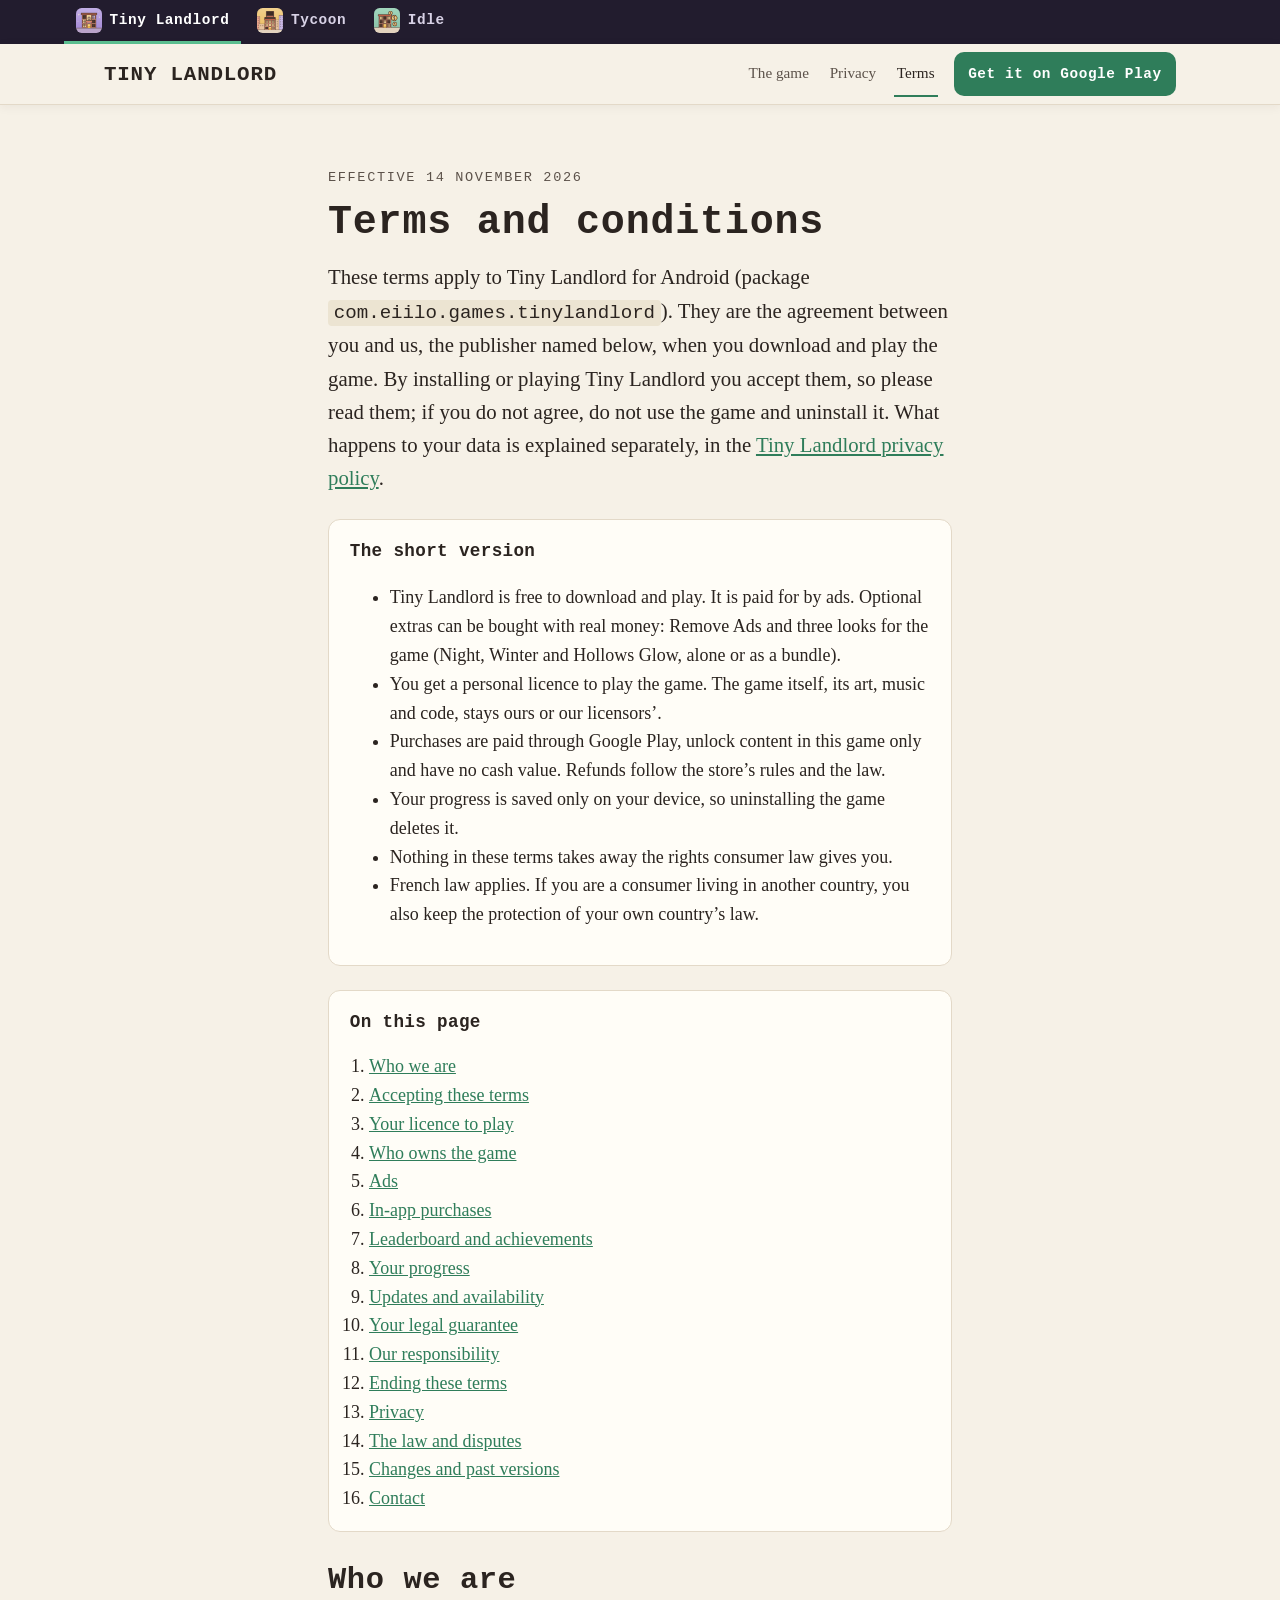
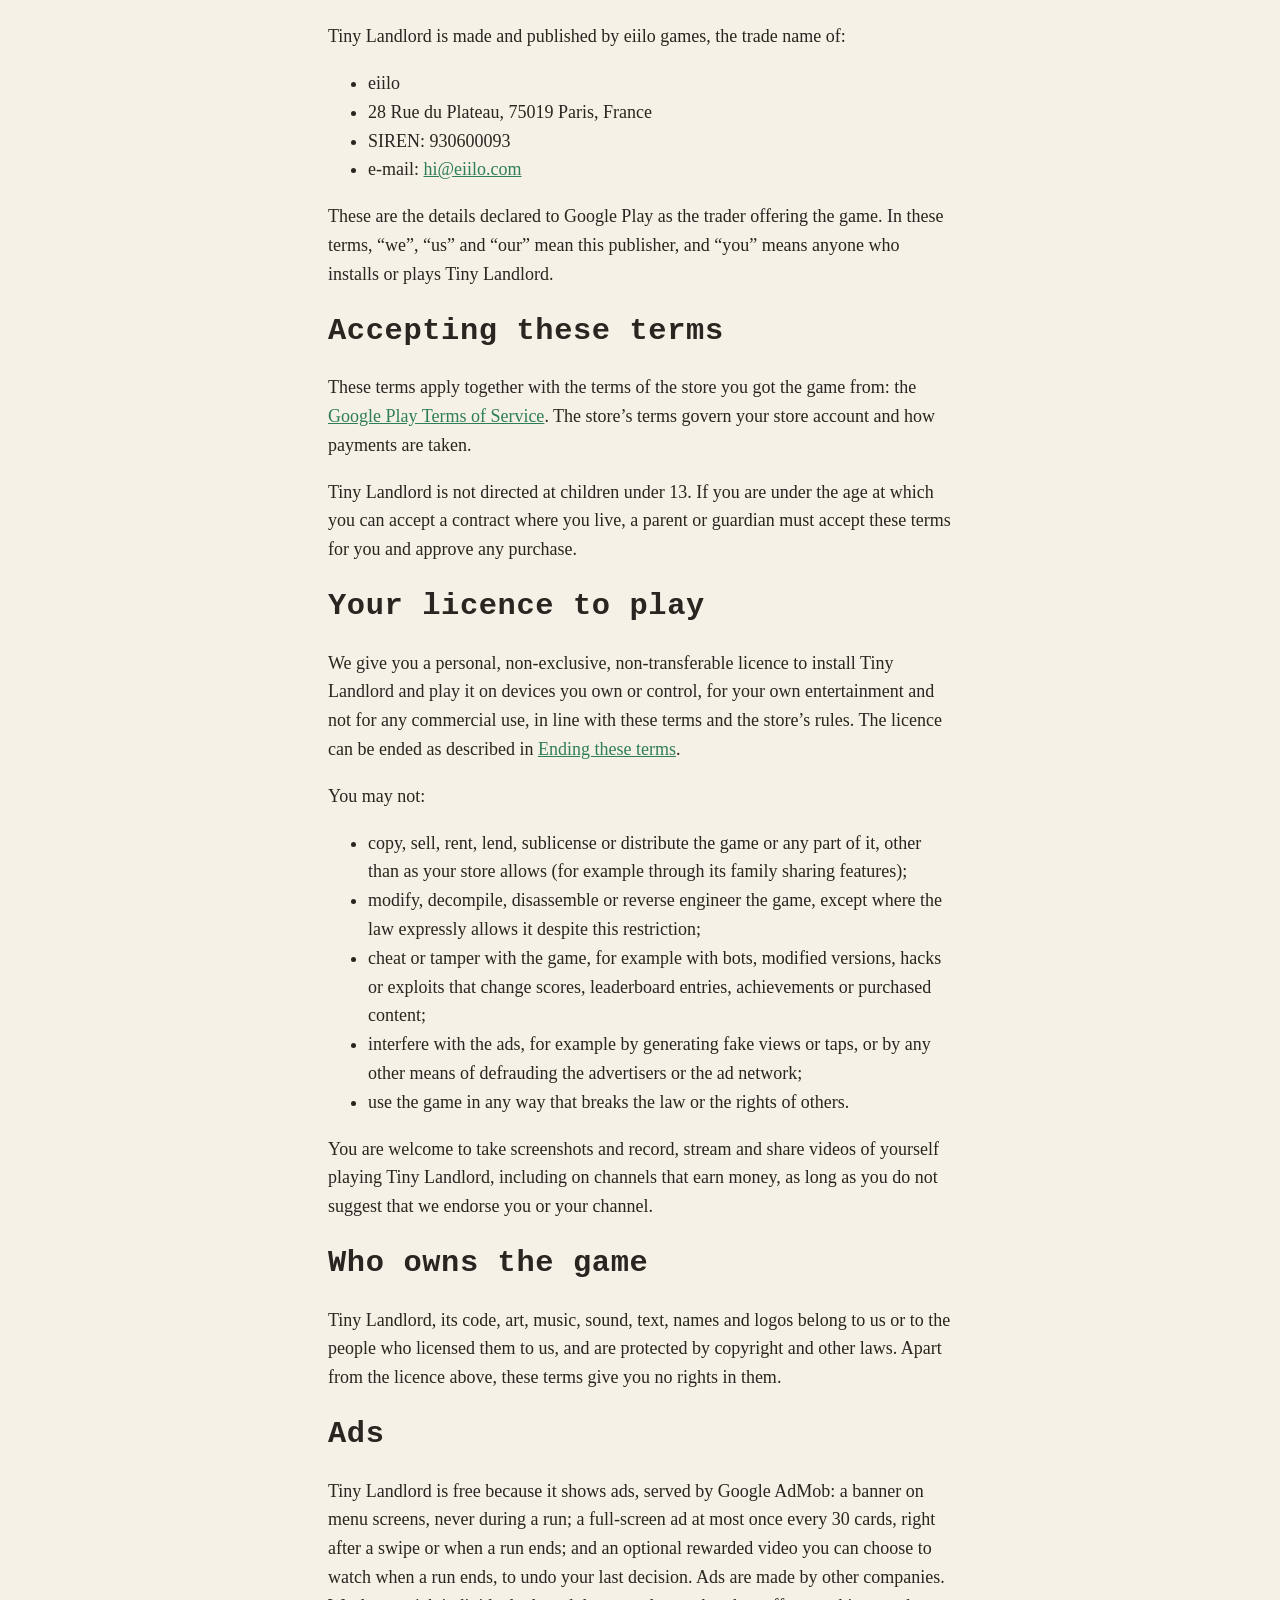
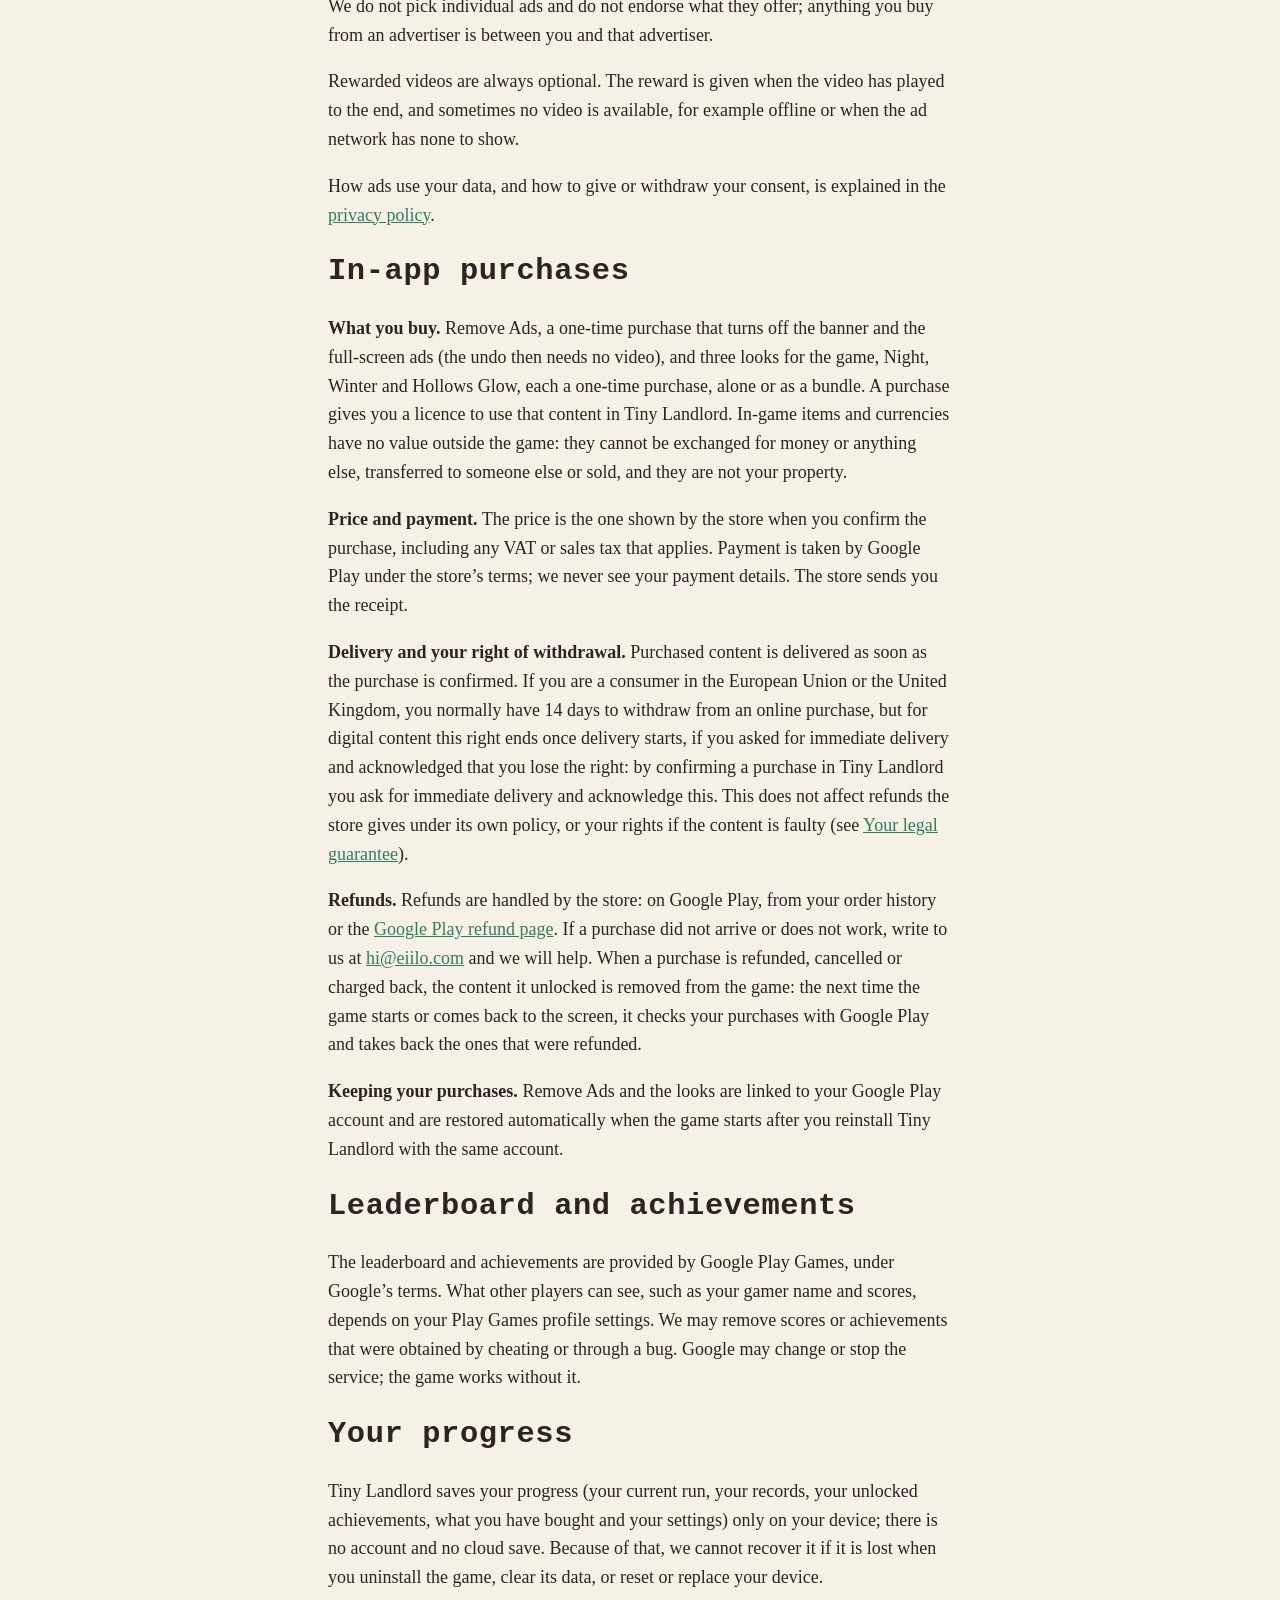
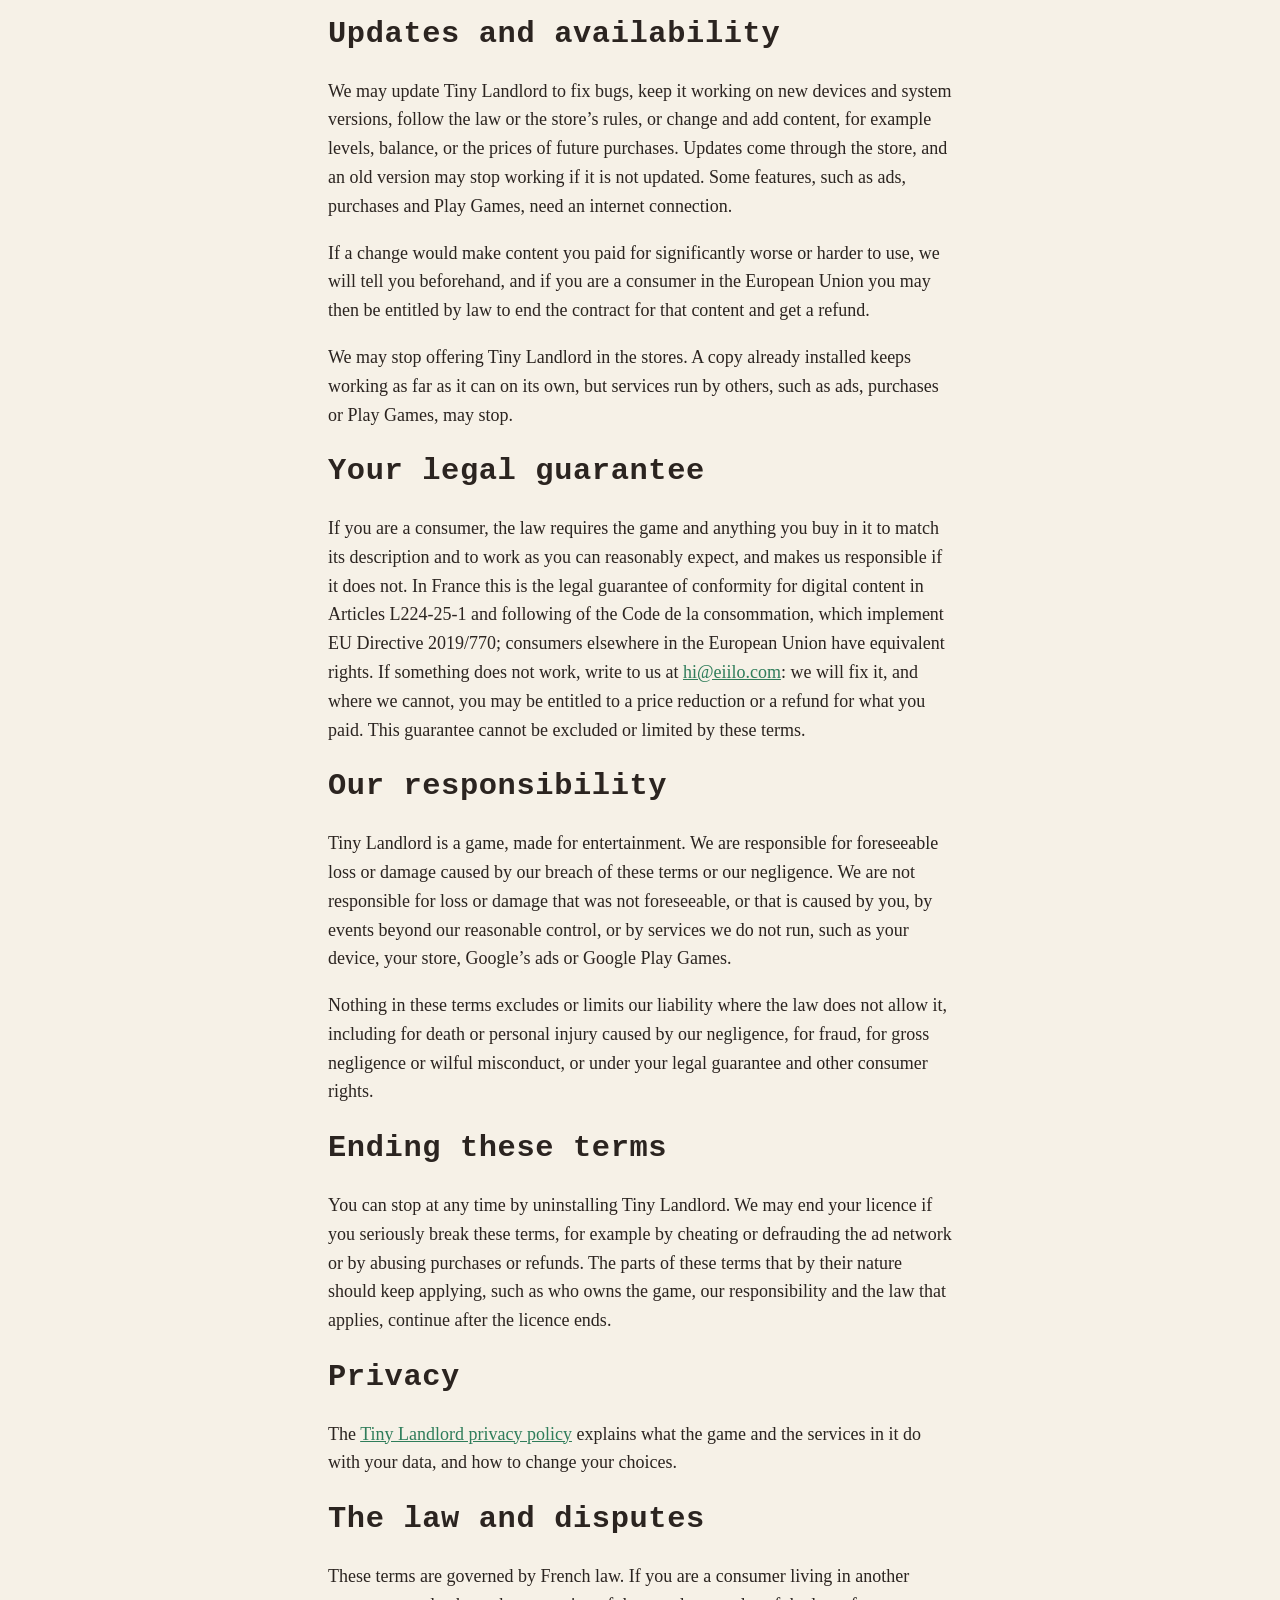
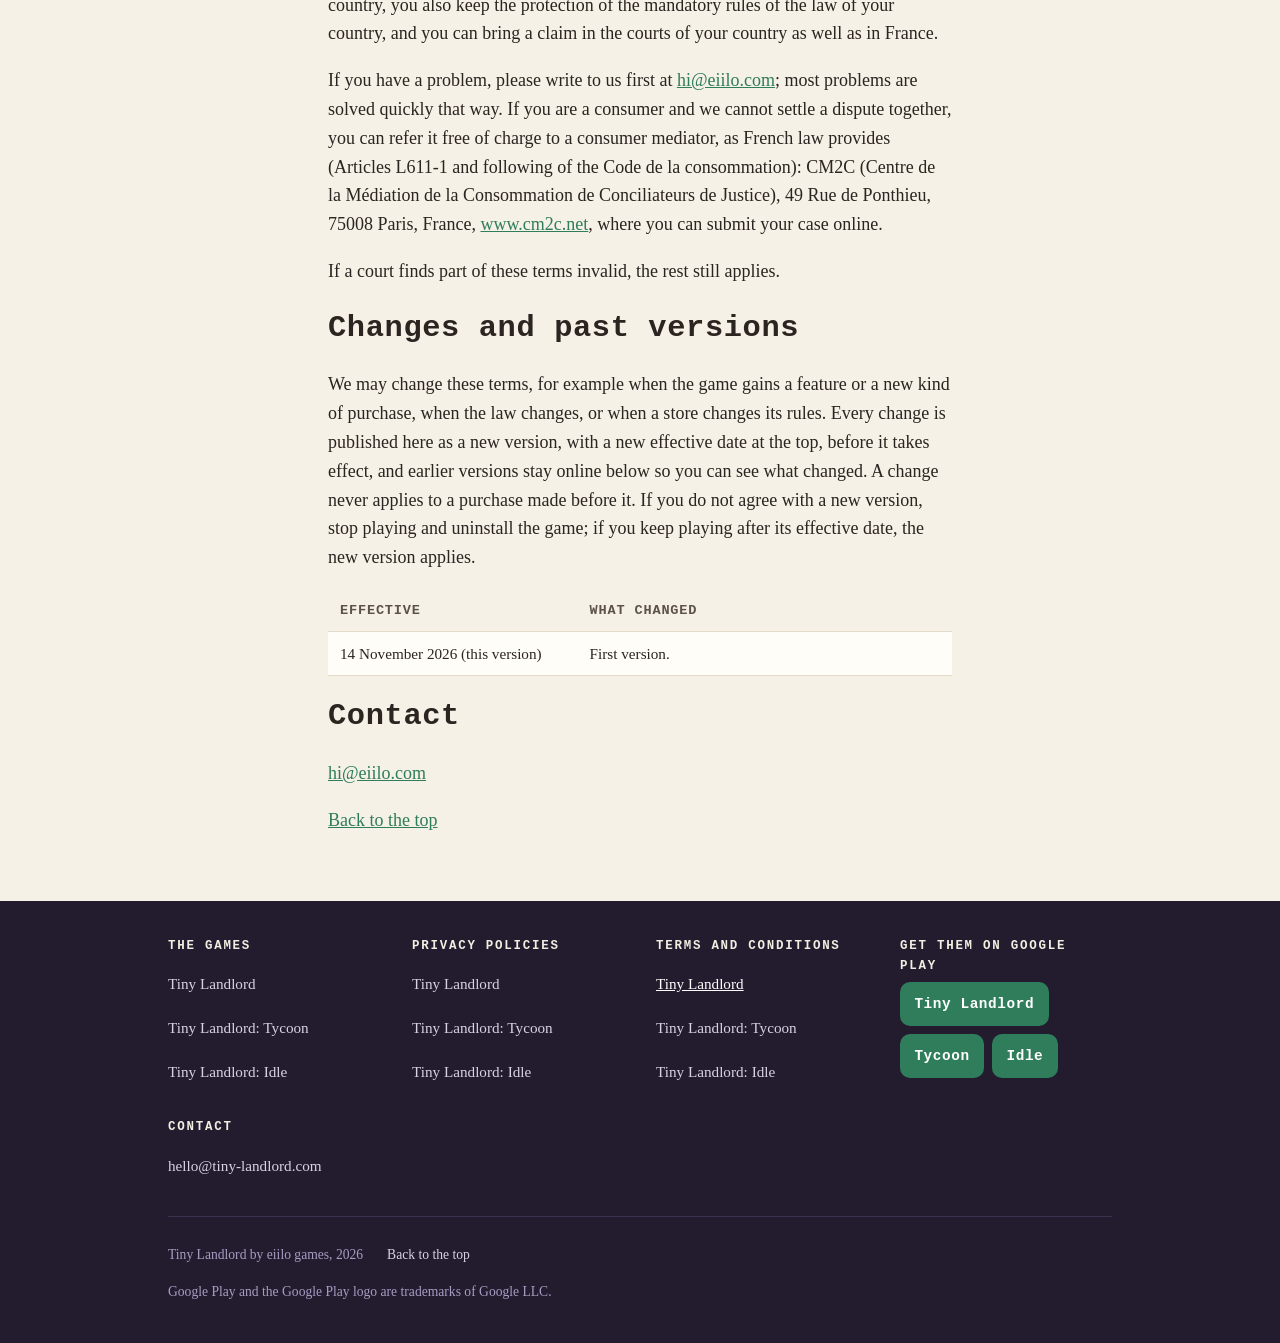
<file: terms/index.html>
<!doctype html>
<html lang="en">
<head>
<meta charset="utf-8">
<meta name="viewport" content="width=device-width, initial-scale=1">
<title>Terms and conditions &middot; Tiny Landlord</title>
<meta name="description" content="The terms for playing Tiny Landlord and buying its optional extras: who publishes it, your licence to play, ads, purchases and refunds, your consumer rights and the law that applies.">
<link rel="canonical" href="https://tiny-landlord.com/terms/">
<meta name="theme-color" content="#221c2e">
<link rel="icon" type="image/png" sizes="32x32" href="/img/classic-icon-32.png">
<link rel="apple-touch-icon" href="/img/classic-icon-180.png">
<meta property="og:title" content="Terms and conditions for Tiny Landlord">
<meta property="og:description" content="The terms for playing Tiny Landlord and buying its optional extras.">
<meta property="og:type" content="website">
<meta property="og:url" content="https://tiny-landlord.com/terms/">
<meta property="og:site_name" content="Tiny Landlord">
<meta property="og:image" content="https://tiny-landlord.com/img/social.png">
<meta property="og:image:width" content="1200">
<meta property="og:image:height" content="630">
<meta property="og:image:alt" content="Tiny Landlord: a request card from the ghost in apartment 3B.">
<meta name="twitter:card" content="summary_large_image">
<link rel="stylesheet" href="/style.css">
<script src="/nav.js" defer></script>
</head>
<body>
<a class="skip" href="#main">Skip to content</a>

<nav class="games" id="top" aria-label="The Tiny Landlord games">
	<ul>
		<li><a href="/" aria-current="true"><img src="/img/classic-icon-180.png" alt="" width="26" height="26">Tiny Landlord</a></li>
		<li><a href="/tycoon/"><img src="/img/tycoon-icon-180.png" alt="" width="26" height="26">Tycoon</a></li>
		<li><a href="/idle/"><img src="/img/idle-icon-180.png" alt="" width="26" height="26">Idle</a></li>
	</ul>
</nav>

<header class="top">
	<div class="inner">
		<a class="brand" href="/">TINY LANDLORD</a>
		<nav class="sections" aria-label="On this page">
			<a href="/">The game</a>
			<a href="/privacy/">Privacy</a>
			<a href="/terms/" aria-current="page">Terms</a>
		</nav>
		<a class="get" href="https://play.google.com/store/apps/details?id=com.eiilo.games.tinylandlord"><span class="long">Get it on Google Play</span><span class="short">Install</span></a>
	</div>
</header>

<main class="doc" id="main">
	<p class="date"><time class="effective" datetime="2026-11-14">Effective 14 November 2026</time></p>
	<!-- archived-notice -->
	<h1>Terms and conditions</h1>
	<p class="lede">These terms apply to Tiny Landlord for Android (package <code>com.eiilo.games.tinylandlord</code>). They are the agreement between you and us, the publisher named below, when you download and play the game. By installing or playing Tiny Landlord you accept them, so please read them; if you do not agree, do not use the game and uninstall it. What happens to your data is explained separately, in the <a href="/privacy/">Tiny Landlord privacy policy</a>.</p>

	<section class="summary" aria-labelledby="short">
		<h2 id="short">The short version</h2>
		<ul>
			<li>Tiny Landlord is free to download and play. It is paid for by ads. Optional extras can be bought with real money: Remove Ads and three looks for the game (Night, Winter and Hollows Glow, alone or as a bundle).</li>
			<li>You get a personal licence to play the game. The game itself, its art, music and code, stays ours or our licensors&rsquo;.</li>
			<li>Purchases are paid through Google Play, unlock content in this game only and have no cash value. Refunds follow the store&rsquo;s rules and the law.</li>
			<li>Your progress is saved only on your device, so uninstalling the game deletes it.</li>
			<li>Nothing in these terms takes away the rights consumer law gives you.</li>
			<li>French law applies. If you are a consumer living in another country, you also keep the protection of your own country&rsquo;s law.</li>
		</ul>
	</section>

	<nav class="toc" aria-labelledby="toc-title">
		<h2 id="toc-title">On this page</h2>
		<ol>
			<li><a href="#who">Who we are</a></li>
			<li><a href="#accepting">Accepting these terms</a></li>
			<li><a href="#licence">Your licence to play</a></li>
			<li><a href="#ownership">Who owns the game</a></li>
			<li><a href="#ads">Ads</a></li>
			<li><a href="#purchases">In-app purchases</a></li>
			<li><a href="#play-games">Leaderboard and achievements</a></li>
			<li><a href="#progress">Your progress</a></li>
			<li><a href="#updates">Updates and availability</a></li>
			<li><a href="#guarantee">Your legal guarantee</a></li>
			<li><a href="#responsibility">Our responsibility</a></li>
			<li><a href="#ending">Ending these terms</a></li>
			<li><a href="#privacy">Privacy</a></li>
			<li><a href="#law">The law and disputes</a></li>
			<li><a href="#changes">Changes and past versions</a></li>
			<li><a href="#contact">Contact</a></li>
		</ol>
	</nav>

	<article class="policy">
<h2 id="who">Who we are</h2>
<p>Tiny Landlord is made and published by eiilo games, the trade name of:</p>
<ul>
	<li>eiilo</li>
	<li>28 Rue du Plateau, 75019 Paris, France</li>
	<li>SIREN: 930600093</li>
	<li>e-mail: <a href="mailto:hi@eiilo.com">hi@eiilo.com</a></li>
</ul>
<p>These are the details declared to Google Play as the trader offering the game. In these terms, &ldquo;we&rdquo;, &ldquo;us&rdquo; and &ldquo;our&rdquo; mean this publisher, and &ldquo;you&rdquo; means anyone who installs or plays Tiny Landlord.</p>

<h2 id="accepting">Accepting these terms</h2>
<p>These terms apply together with the terms of the store you got the game from: the <a href="https://play.google.com/about/play-terms/">Google Play Terms of Service</a>. The store&rsquo;s terms govern your store account and how payments are taken.</p>
<p>Tiny Landlord is not directed at children under 13. If you are under the age at which you can accept a contract where you live, a parent or guardian must accept these terms for you and approve any purchase.</p>

<h2 id="licence">Your licence to play</h2>
<p>We give you a personal, non-exclusive, non-transferable licence to install Tiny Landlord and play it on devices you own or control, for your own entertainment and not for any commercial use, in line with these terms and the store&rsquo;s rules. The licence can be ended as described in <a href="#ending">Ending these terms</a>.</p>
<p>You may not:</p>
<ul>
	<li>copy, sell, rent, lend, sublicense or distribute the game or any part of it, other than as your store allows (for example through its family sharing features);</li>
	<li>modify, decompile, disassemble or reverse engineer the game, except where the law expressly allows it despite this restriction;</li>
	<li>cheat or tamper with the game, for example with bots, modified versions, hacks or exploits that change scores, leaderboard entries, achievements or purchased content;</li>
	<li>interfere with the ads, for example by generating fake views or taps, or by any other means of defrauding the advertisers or the ad network;</li>
	<li>use the game in any way that breaks the law or the rights of others.</li>
</ul>
<p>You are welcome to take screenshots and record, stream and share videos of yourself playing Tiny Landlord, including on channels that earn money, as long as you do not suggest that we endorse you or your channel.</p>

<h2 id="ownership">Who owns the game</h2>
<p>Tiny Landlord, its code, art, music, sound, text, names and logos belong to us or to the people who licensed them to us, and are protected by copyright and other laws. Apart from the licence above, these terms give you no rights in them.</p>

<h2 id="ads">Ads</h2>
<p>Tiny Landlord is free because it shows ads, served by Google AdMob: a banner on menu screens, never during a run; a full-screen ad at most once every 30 cards, right after a swipe or when a run ends; and an optional rewarded video you can choose to watch when a run ends, to undo your last decision. Ads are made by other companies. We do not pick individual ads and do not endorse what they offer; anything you buy from an advertiser is between you and that advertiser.</p>
<p>Rewarded videos are always optional. The reward is given when the video has played to the end, and sometimes no video is available, for example offline or when the ad network has none to show.</p>
<p>How ads use your data, and how to give or withdraw your consent, is explained in the <a href="/privacy/">privacy policy</a>.</p>

<h2 id="purchases">In-app purchases</h2>
<p><strong>What you buy.</strong> Remove Ads, a one-time purchase that turns off the banner and the full-screen ads (the undo then needs no video), and three looks for the game, Night, Winter and Hollows Glow, each a one-time purchase, alone or as a bundle. A purchase gives you a licence to use that content in Tiny Landlord. In-game items and currencies have no value outside the game: they cannot be exchanged for money or anything else, transferred to someone else or sold, and they are not your property.</p>
<p><strong>Price and payment.</strong> The price is the one shown by the store when you confirm the purchase, including any VAT or sales tax that applies. Payment is taken by Google Play under the store&rsquo;s terms; we never see your payment details. The store sends you the receipt.</p>
<p><strong>Delivery and your right of withdrawal.</strong> Purchased content is delivered as soon as the purchase is confirmed. If you are a consumer in the European Union or the United Kingdom, you normally have 14 days to withdraw from an online purchase, but for digital content this right ends once delivery starts, if you asked for immediate delivery and acknowledged that you lose the right: by confirming a purchase in Tiny Landlord you ask for immediate delivery and acknowledge this. This does not affect refunds the store gives under its own policy, or your rights if the content is faulty (see <a href="#guarantee">Your legal guarantee</a>).</p>
<p><strong>Refunds.</strong> Refunds are handled by the store: on Google Play, from your order history or the <a href="https://support.google.com/googleplay/answer/2479637">Google Play refund page</a>. If a purchase did not arrive or does not work, write to us at <a href="mailto:hi@eiilo.com">hi@eiilo.com</a> and we will help. When a purchase is refunded, cancelled or charged back, the content it unlocked is removed from the game: the next time the game starts or comes back to the screen, it checks your purchases with Google Play and takes back the ones that were refunded.</p>
<p><strong>Keeping your purchases.</strong> Remove Ads and the looks are linked to your Google Play account and are restored automatically when the game starts after you reinstall Tiny Landlord with the same account.</p>

<h2 id="play-games">Leaderboard and achievements</h2>
<p>The leaderboard and achievements are provided by Google Play Games, under Google&rsquo;s terms. What other players can see, such as your gamer name and scores, depends on your Play Games profile settings. We may remove scores or achievements that were obtained by cheating or through a bug. Google may change or stop the service; the game works without it.</p>

<h2 id="progress">Your progress</h2>
<p>Tiny Landlord saves your progress (your current run, your records, your unlocked achievements, what you have bought and your settings) only on your device; there is no account and no cloud save. Because of that, we cannot recover it if it is lost when you uninstall the game, clear its data, or reset or replace your device.</p>

<h2 id="updates">Updates and availability</h2>
<p>We may update Tiny Landlord to fix bugs, keep it working on new devices and system versions, follow the law or the store&rsquo;s rules, or change and add content, for example levels, balance, or the prices of future purchases. Updates come through the store, and an old version may stop working if it is not updated. Some features, such as ads, purchases and Play Games, need an internet connection.</p>
<p>If a change would make content you paid for significantly worse or harder to use, we will tell you beforehand, and if you are a consumer in the European Union you may then be entitled by law to end the contract for that content and get a refund.</p>
<p>We may stop offering Tiny Landlord in the stores. A copy already installed keeps working as far as it can on its own, but services run by others, such as ads, purchases or Play Games, may stop.</p>

<h2 id="guarantee">Your legal guarantee</h2>
<p>If you are a consumer, the law requires the game and anything you buy in it to match its description and to work as you can reasonably expect, and makes us responsible if it does not. In France this is the legal guarantee of conformity for digital content in Articles L224-25-1 and following of the Code de la consommation, which implement EU Directive 2019/770; consumers elsewhere in the European Union have equivalent rights. If something does not work, write to us at <a href="mailto:hi@eiilo.com">hi@eiilo.com</a>: we will fix it, and where we cannot, you may be entitled to a price reduction or a refund for what you paid. This guarantee cannot be excluded or limited by these terms.</p>

<h2 id="responsibility">Our responsibility</h2>
<p>Tiny Landlord is a game, made for entertainment. We are responsible for foreseeable loss or damage caused by our breach of these terms or our negligence. We are not responsible for loss or damage that was not foreseeable, or that is caused by you, by events beyond our reasonable control, or by services we do not run, such as your device, your store, Google&rsquo;s ads or Google Play Games.</p>
<p>Nothing in these terms excludes or limits our liability where the law does not allow it, including for death or personal injury caused by our negligence, for fraud, for gross negligence or wilful misconduct, or under your legal guarantee and other consumer rights.</p>

<h2 id="ending">Ending these terms</h2>
<p>You can stop at any time by uninstalling Tiny Landlord. We may end your licence if you seriously break these terms, for example by cheating or defrauding the ad network or by abusing purchases or refunds. The parts of these terms that by their nature should keep applying, such as who owns the game, our responsibility and the law that applies, continue after the licence ends.</p>

<h2 id="privacy">Privacy</h2>
<p>The <a href="/privacy/">Tiny Landlord privacy policy</a> explains what the game and the services in it do with your data, and how to change your choices.</p>

<h2 id="law">The law and disputes</h2>
<p>These terms are governed by French law. If you are a consumer living in another country, you also keep the protection of the mandatory rules of the law of your country, and you can bring a claim in the courts of your country as well as in France.</p>
<p>If you have a problem, please write to us first at <a href="mailto:hi@eiilo.com">hi@eiilo.com</a>; most problems are solved quickly that way. If you are a consumer and we cannot settle a dispute together, you can refer it free of charge to a consumer mediator, as French law provides (Articles L611-1 and following of the Code de la consommation): CM2C (Centre de la Médiation de la Consommation de Conciliateurs de Justice), 49 Rue de Ponthieu, 75008 Paris, France, <a href="https://www.cm2c.net/">www.cm2c.net</a>, where you can submit your case online.</p>
<p>If a court finds part of these terms invalid, the rest still applies.</p>

<h2 id="changes">Changes and past versions</h2>
<p>We may change these terms, for example when the game gains a feature or a new kind of purchase, when the law changes, or when a store changes its rules. Every change is published here as a new version, with a new effective date at the top, before it takes effect, and earlier versions stay online below so you can see what changed. A change never applies to a purchase made before it. If you do not agree with a new version, stop playing and uninstall the game; if you keep playing after its effective date, the new version applies.</p>
<div class="tablewrap">
<table>
	<thead><tr><th scope="col">Effective</th><th scope="col">What changed</th></tr></thead>
	<tbody data-versions>
		<tr data-current><td>14 November 2026 (this version)</td><td>First version.</td></tr>
	</tbody>
</table>
</div>

<h2 id="contact">Contact</h2>
<p><a href="mailto:hi@eiilo.com">hi@eiilo.com</a></p>
<p class="top-link"><a href="#top">Back to the top</a></p>
	</article>
</main>

<footer>
	<div class="inner">
		<div class="foot">
			<div>
				<p class="foot-h">The games</p>
				<ul>
					<li><a href="/">Tiny Landlord</a></li>
					<li><a href="/tycoon/">Tiny Landlord: Tycoon</a></li>
					<li><a href="/idle/">Tiny Landlord: Idle</a></li>
				</ul>
			</div>
			<div>
				<p class="foot-h">Privacy policies</p>
				<ul>
					<li><a href="/privacy/">Tiny Landlord</a></li>
					<li><a href="/tycoon/privacy/">Tiny Landlord: Tycoon</a></li>
					<li><a href="/idle/privacy/">Tiny Landlord: Idle</a></li>
				</ul>
			</div>
			<div>
				<p class="foot-h">Terms and conditions</p>
				<ul>
					<li><a href="/terms/" aria-current="page">Tiny Landlord</a></li>
					<li><a href="/tycoon/terms/">Tiny Landlord: Tycoon</a></li>
					<li><a href="/idle/terms/">Tiny Landlord: Idle</a></li>
				</ul>
			</div>
			<div>
				<p class="foot-h">Get them on Google Play</p>
				<ul class="foot-get">
					<li><a class="get" href="https://play.google.com/store/apps/details?id=com.eiilo.games.tinylandlord" aria-label="Get Tiny Landlord on Google Play">Tiny Landlord</a></li>
					<li><a class="get" href="https://play.google.com/store/apps/details?id=com.eiilo.games.tinylandlord.tycoon" aria-label="Get Tiny Landlord: Tycoon on Google Play">Tycoon</a></li>
					<li><a class="get" href="https://play.google.com/store/apps/details?id=com.eiilo.games.tinylandlord.idle" aria-label="Get Tiny Landlord: Idle on Google Play">Idle</a></li>
				</ul>
			</div>
			<div>
				<p class="foot-h">Contact</p>
				<a href="mailto:hello@tiny-landlord.com">hello@tiny-landlord.com</a>
			</div>
		</div>
		<p class="legal"><span>Tiny Landlord by eiilo games, 2026</span> <a href="#top">Back to the top</a> <span class="tm">Google Play and the Google Play logo are trademarks of Google LLC.</span></p>
	</div>
</footer>
</body>
</html>
</file>
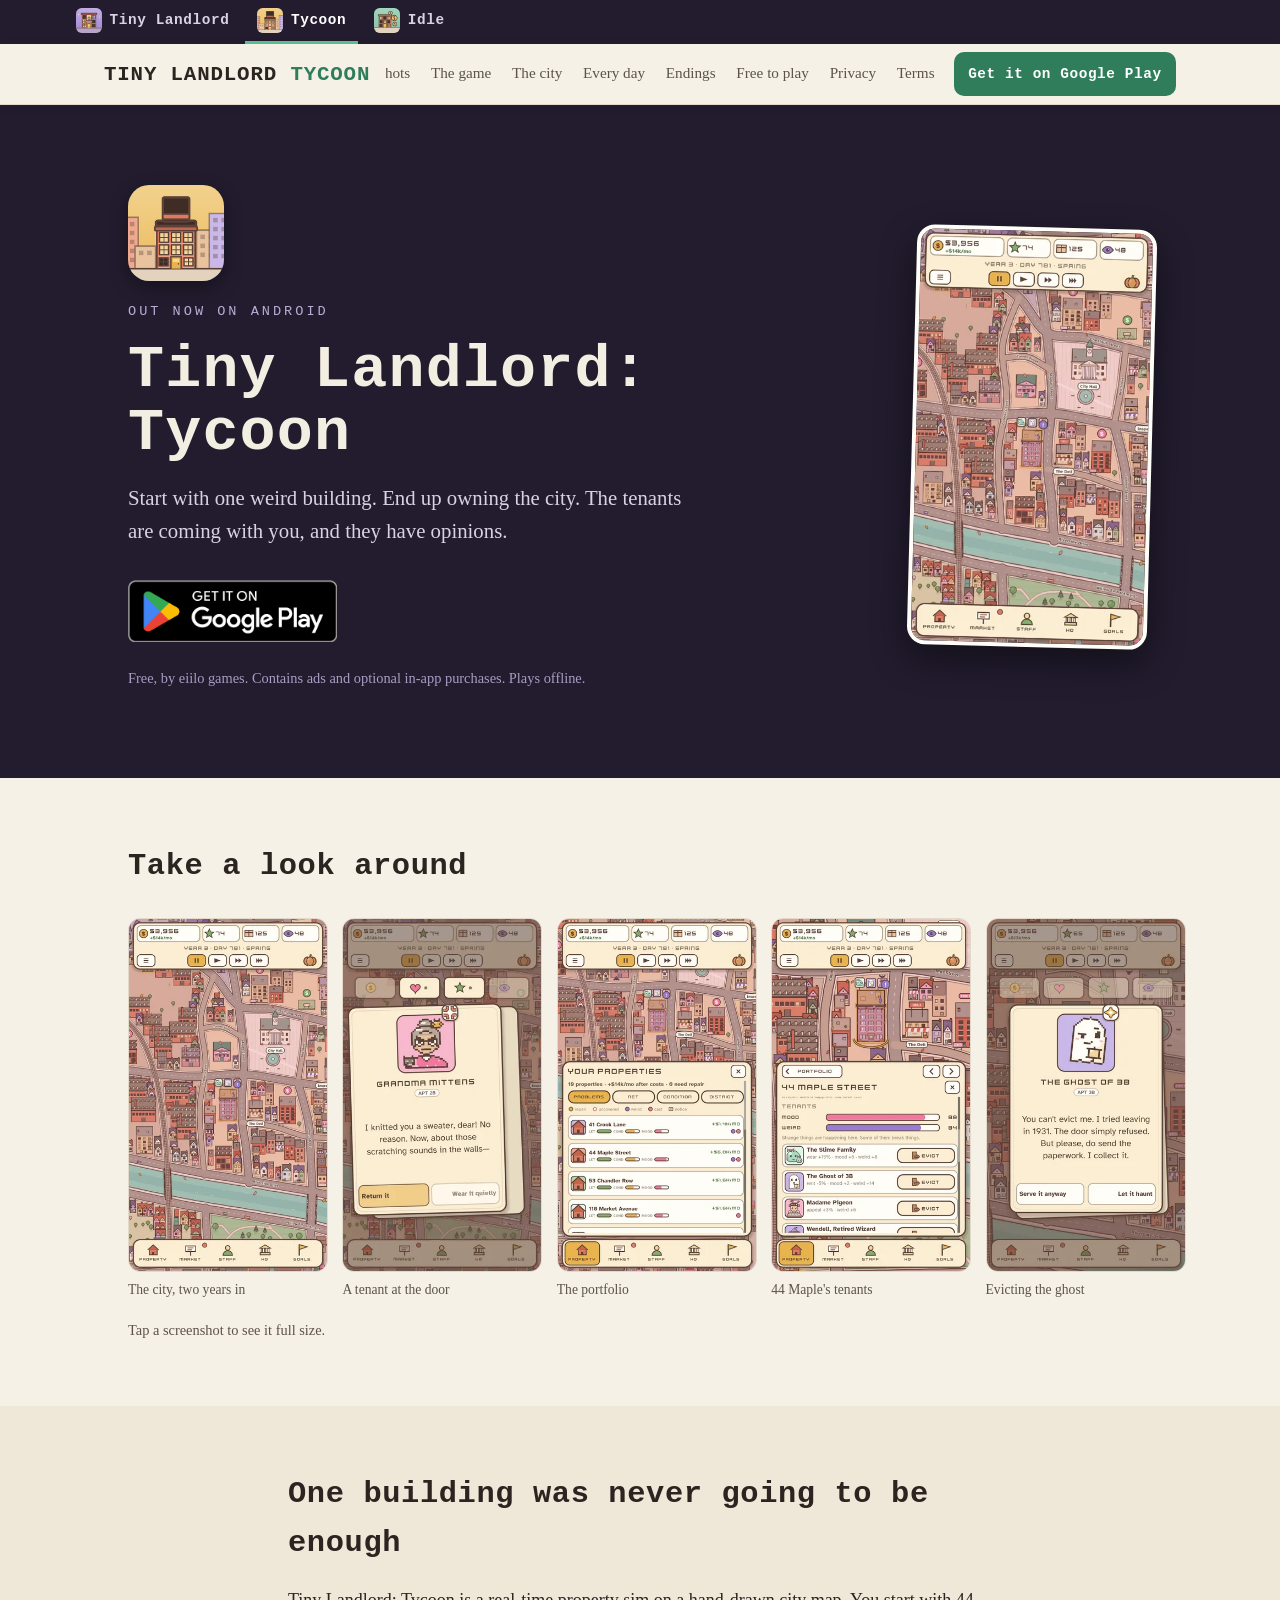
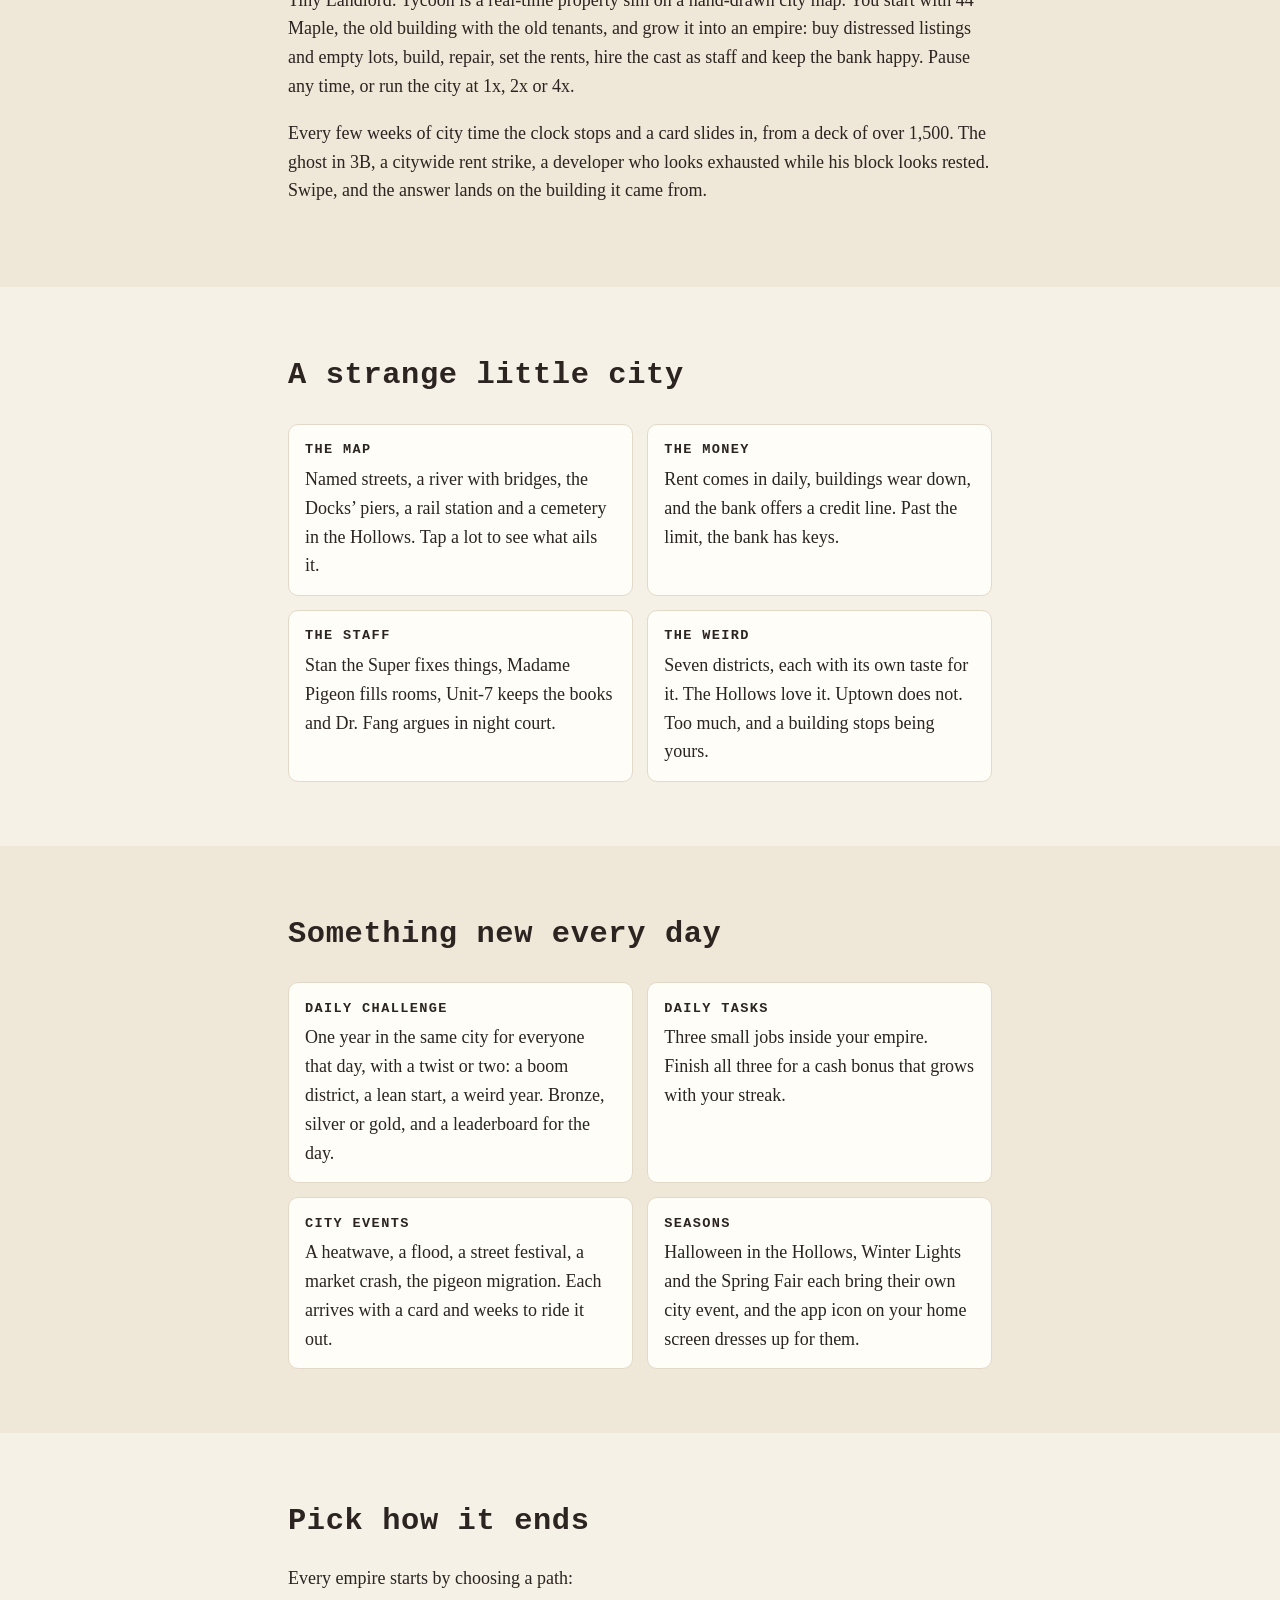
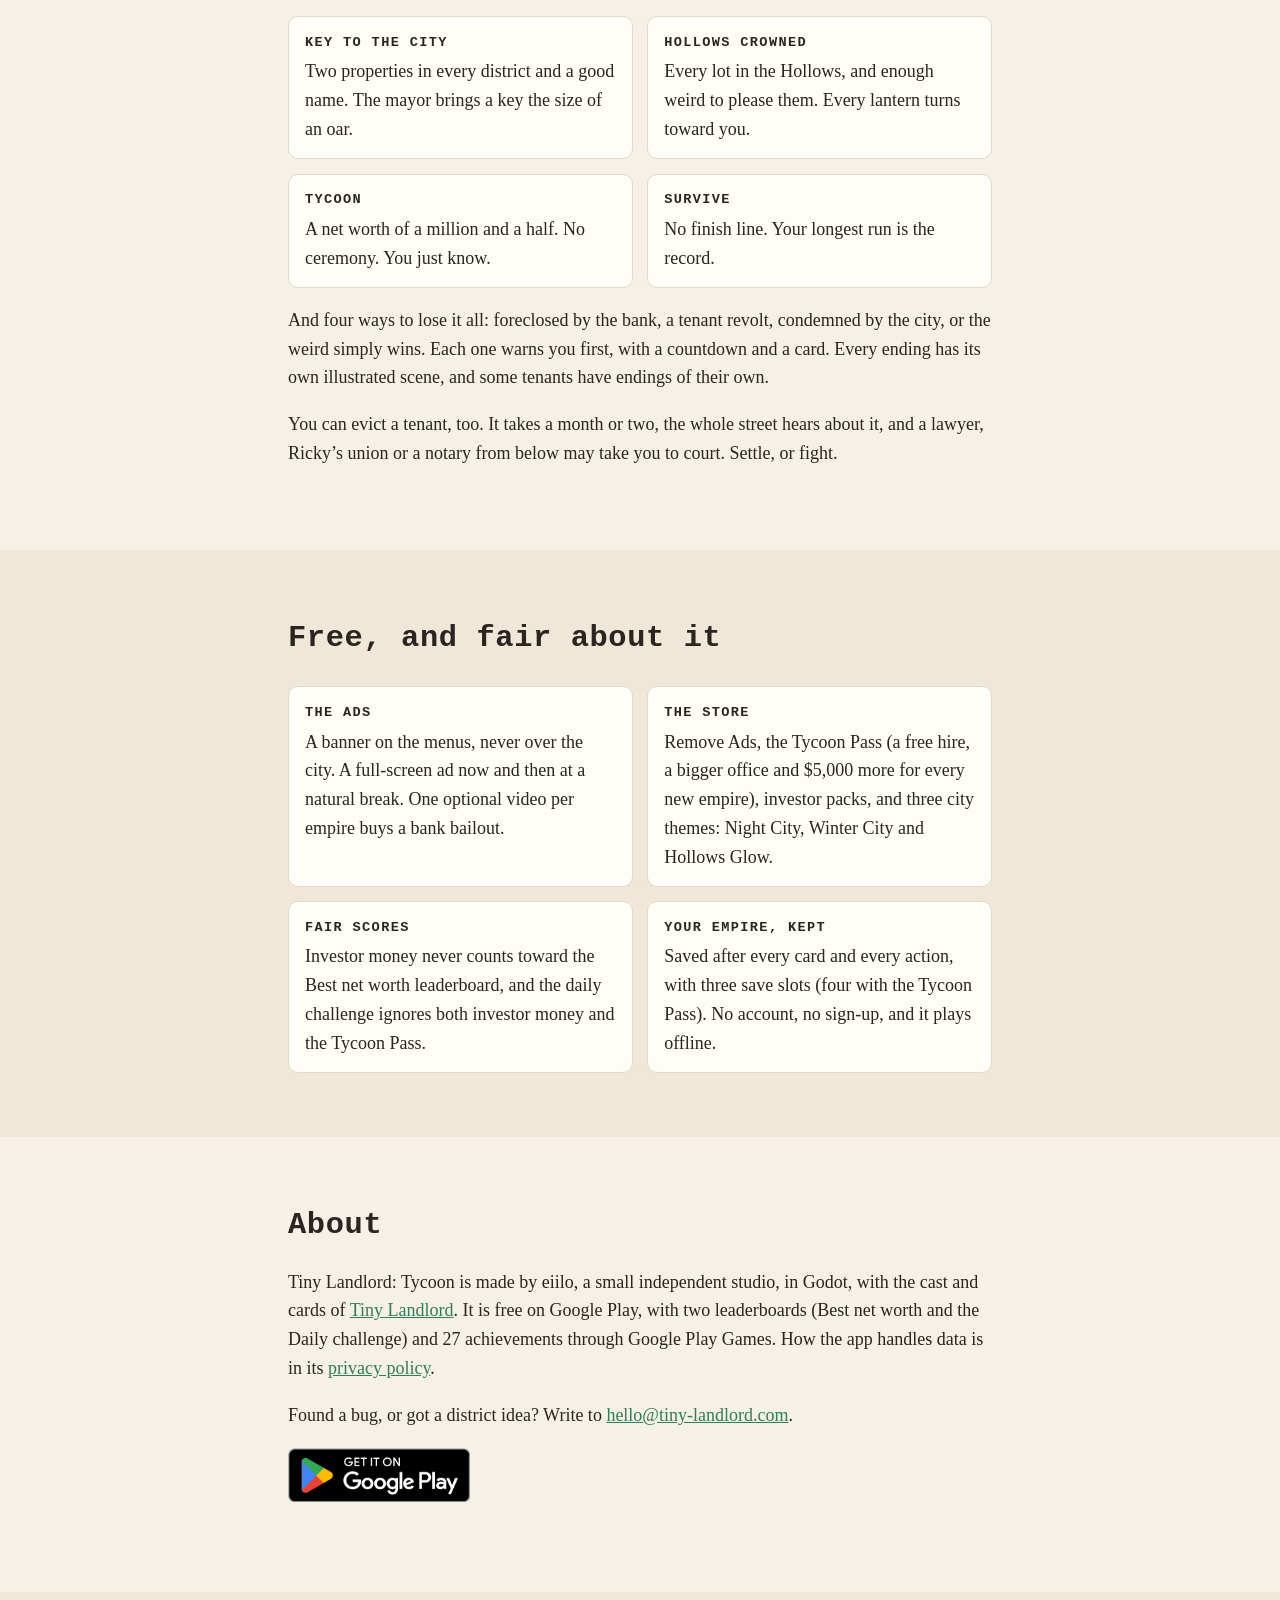
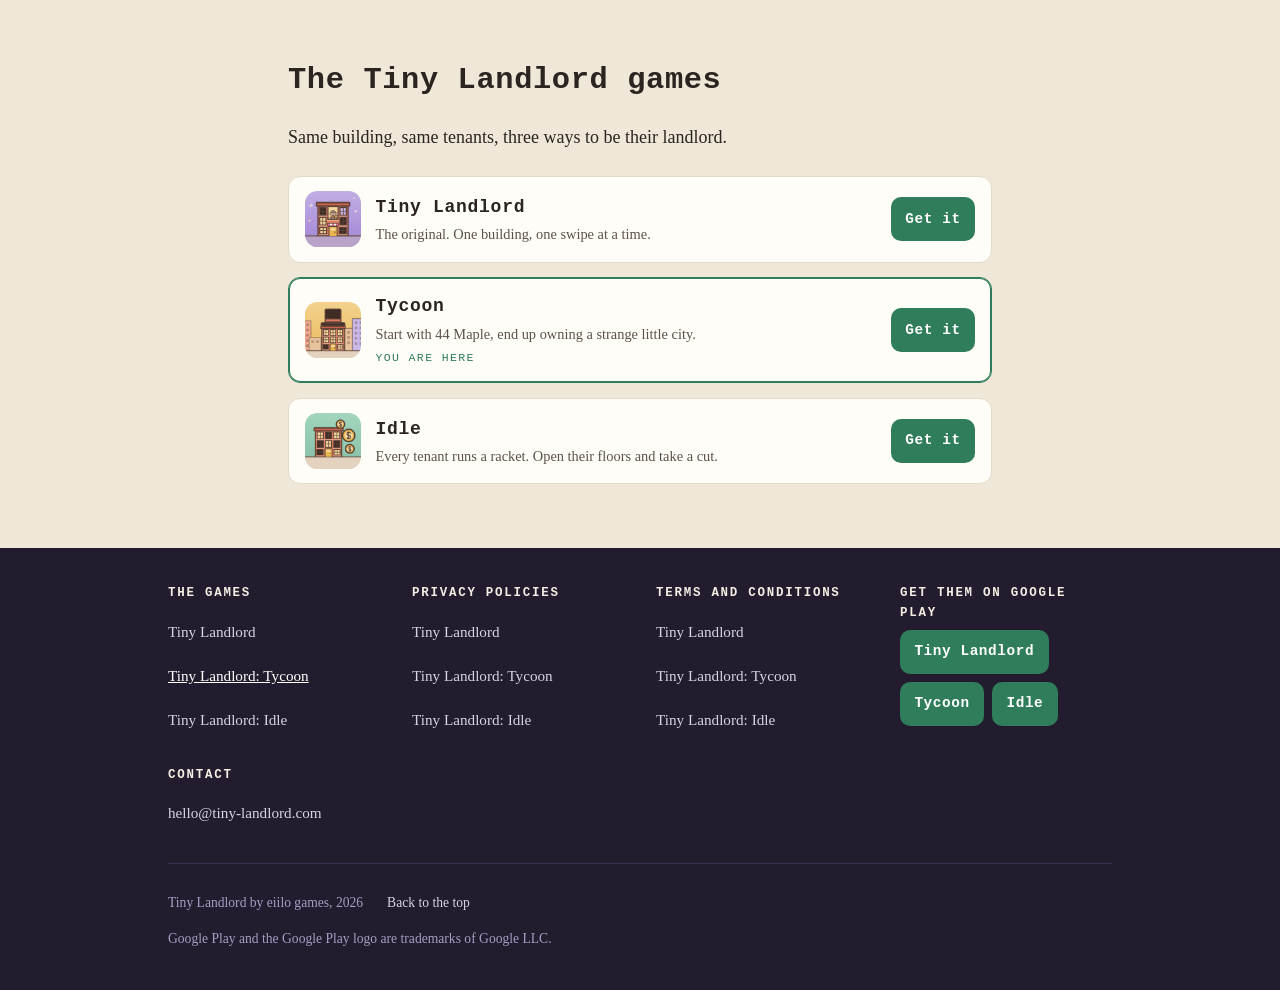
<file: tycoon/index.html>
<!doctype html>
<html lang="en">
<head>
<meta charset="utf-8">
<meta name="viewport" content="width=device-width, initial-scale=1">
<title>Tiny Landlord: Tycoon: a weird property-empire sim for Android</title>
<meta name="description" content="Start with 44 Maple and its ghost, end up owning a strange little city. Buy, build, repair and evict on a hand-drawn map while the tenants send you cards. Free on Google Play, by eiilo games.">
<link rel="canonical" href="https://tiny-landlord.com/tycoon/">
<meta name="theme-color" content="#221c2e">
<link rel="icon" type="image/png" sizes="32x32" href="/img/tycoon-icon-32.png">
<link rel="apple-touch-icon" href="/img/tycoon-icon-180.png">
<meta property="og:title" content="Tiny Landlord: Tycoon">
<meta property="og:description" content="Start with one weird building, end up owning the city. Free on Android.">
<meta property="og:type" content="website">
<meta property="og:url" content="https://tiny-landlord.com/tycoon/">
<meta property="og:site_name" content="Tiny Landlord">
<meta property="og:image" content="https://tiny-landlord.com/img/social-tycoon.png">
<meta property="og:image:width" content="1200">
<meta property="og:image:height" content="630">
<meta property="og:image:alt" content="The Tiny Landlord: Tycoon signboard over a hand-drawn city of strange buildings.">
<meta name="twitter:card" content="summary_large_image">
<meta name="twitter:title" content="Tiny Landlord: Tycoon">
<meta name="twitter:description" content="Start with one weird building, end up owning the city. Free on Android.">
<meta name="twitter:image" content="https://tiny-landlord.com/img/social-tycoon.png">
<script type="application/ld+json">
{
	"@context": "https://schema.org",
	"@graph": [
		{
			"@type": "WebPage",
			"@id": "https://tiny-landlord.com/tycoon/#page",
			"url": "https://tiny-landlord.com/tycoon/",
			"name": "Tiny Landlord: Tycoon",
			"isPartOf": { "@id": "https://tiny-landlord.com/#website" },
			"about": { "@id": "https://tiny-landlord.com/tycoon/#game" }
		},
		{
			"@type": ["VideoGame", "MobileApplication"],
			"@id": "https://tiny-landlord.com/tycoon/#game",
			"name": "Tiny Landlord: Tycoon",
			"url": "https://tiny-landlord.com/tycoon/",
			"description": "A real-time property-empire sim. Start with 44 Maple and its strange tenants, then buy, build, repair, set rents and hire staff across a hand-drawn city while the tenants and the city send you event cards. Pick a win path: Key to the City, Hollows Crowned, Tycoon or Survive. Plus a daily challenge, daily tasks, city events and seasonal events.",
			"genre": ["Simulation", "Tycoon"],
			"gamePlatform": "Android",
			"operatingSystem": "Android",
			"applicationCategory": "GameApplication",
			"image": "https://tiny-landlord.com/img/tycoon-icon-512.png",
			"screenshot": [
				"https://tiny-landlord.com/img/tycoon-shot-1.webp",
				"https://tiny-landlord.com/img/tycoon-shot-2.webp",
				"https://tiny-landlord.com/img/tycoon-shot-3.webp",
				"https://tiny-landlord.com/img/tycoon-shot-4.webp",
				"https://tiny-landlord.com/img/tycoon-shot-5.webp",
				"https://tiny-landlord.com/img/tycoon-shot-6.webp",
				"https://tiny-landlord.com/img/tycoon-shot-7.webp"
			],
			"installUrl": "https://play.google.com/store/apps/details?id=com.eiilo.games.tinylandlord.tycoon",
			"offers": { "@type": "Offer", "price": "0", "priceCurrency": "USD" },
			"isRelatedTo": { "@id": "https://tiny-landlord.com/#game" },
			"author": { "@id": "https://tiny-landlord.com/#eiilo" },
			"publisher": { "@id": "https://tiny-landlord.com/#eiilo" }
		}
	]
}
</script>
<link rel="stylesheet" href="/style.css">
<script src="/nav.js" defer></script>
<script src="/lightbox.js" defer></script>
</head>
<body>
<a class="skip" href="#main">Skip to content</a>

<nav class="games" id="top" aria-label="The Tiny Landlord games">
	<ul>
		<li><a href="/"><img src="/img/classic-icon-180.png" alt="" width="26" height="26">Tiny Landlord</a></li>
		<li><a href="/tycoon/" aria-current="page"><img src="/img/tycoon-icon-180.png" alt="" width="26" height="26">Tycoon</a></li>
		<li><a href="/idle/"><img src="/img/idle-icon-180.png" alt="" width="26" height="26">Idle</a></li>
	</ul>
</nav>

<header class="top">
	<div class="inner">
		<a class="brand" href="/tycoon/">TINY LANDLORD <span class="door">TYCOON</span></a>
		<nav class="sections" aria-label="On this page">
			<a href="#screens">Screenshots</a>
			<a href="#game">The game</a>
			<a href="#city">The city</a>
			<a href="#daily">Every day</a>
			<a href="#endings">Endings</a>
			<a href="#free">Free to play</a>
			<a href="/tycoon/privacy/">Privacy</a>
			<a href="/tycoon/terms/">Terms</a>
		</nav>
		<a class="get" href="https://play.google.com/store/apps/details?id=com.eiilo.games.tinylandlord.tycoon"><span class="long">Get it on Google Play</span><span class="short">Install</span></a>
	</div>
</header>

<main id="main">
<section class="hero split" id="top-of-page">
	<div class="inner">
		<div>
			<img class="icon" src="/img/tycoon-icon-180.png" alt="" width="96" height="96">
			<p class="kicker">Out now on Android</p>
			<h1>Tiny Landlord: Tycoon</h1>
			<p class="lede">Start with one weird building. End up owning the city. The tenants are coming with you, and they have opinions.</p>
			<p class="cta"><a class="play-badge" href="https://play.google.com/store/apps/details?id=com.eiilo.games.tinylandlord.tycoon"><img src="/img/google-play.png" alt="Get Tiny Landlord: Tycoon on Google Play" width="270" height="80"></a></p>
			<p class="fine">Free, by eiilo games. Contains ads and optional in-app purchases. Plays offline.</p>
		</div>
		<figure class="hero-shot">
			<img src="/img/tycoon-shot-1.webp" srcset="/img/tycoon-shot-1-sm.webp 360w, /img/tycoon-shot-1.webp 1080w" sizes="(min-width: 48rem) 15rem, 66vw" alt="The city map in year three of an empire: rent, reputation and the weird meter along the top, the empire's buildings lit across Old Town and the river." width="1080" height="1920">
		</figure>
	</div>
</section>

<section class="section" id="screens">
	<div class="inner wide">
		<h2>Take a look around</h2>
		<figure class="shots" data-title="Tiny Landlord: Tycoon">
			<a href="/img/tycoon-shot-1.webp"><img src="/img/tycoon-shot-1-sm.webp" alt="The city map: your buildings light their windows as tenants move in." width="360" height="640" loading="lazy"><span>The city, two years in</span></a>
			<a href="/img/tycoon-shot-2.webp"><img src="/img/tycoon-shot-2-sm.webp" alt="Grandma Mittens knocks with a card: swipe to answer, and the answer lands on 44 Maple." width="360" height="640" loading="lazy"><span>A tenant at the door</span></a>
			<a href="/img/tycoon-shot-3.webp"><img src="/img/tycoon-shot-3-sm.webp" alt="Your properties: monthly net, condition and tenant mood for every building, sortable." width="360" height="640" loading="lazy"><span>The portfolio</span></a>
			<a href="/img/tycoon-shot-4.webp"><img src="/img/tycoon-shot-4-sm.webp" alt="44 Maple Street's tenants, each with their perks, and an EVICT button beside every one." width="360" height="640" loading="lazy"><span>44 Maple's tenants</span></a>
			<a href="/img/tycoon-shot-5.webp"><img src="/img/tycoon-shot-5-sm.webp" alt="The Ghost of 3B answers an eviction notice: serve it anyway, or let it haunt." width="360" height="640" loading="lazy"><span>Evicting the ghost</span></a>
			<a href="/img/tycoon-shot-6.webp"><img src="/img/tycoon-shot-6-sm.webp" alt="Victory: the mayor hands over the Key to the City, with the empire's days, peak net worth and buildings." width="360" height="640" loading="lazy"><span>Key to the City</span></a>
			<a href="/img/tycoon-shot-7.webp"><img src="/img/tycoon-shot-7-sm.webp" alt="Choose your empire: Key to the City, Hollows Crowned, Tycoon or Survive." width="360" height="640" loading="lazy"><span>Pick how it ends</span></a>
		</figure>
		<p class="hint">Tap a screenshot to see it full size.</p>
	</div>
</section>

<section class="section alt" id="game">
	<div class="inner">
		<h2>One building was never going to be enough</h2>
		<p>Tiny Landlord: Tycoon is a real-time property sim on a hand-drawn city map. You start with 44 Maple, the old building with the old tenants, and grow it into an empire: buy distressed listings and empty lots, build, repair, set the rents, hire the cast as staff and keep the bank happy. Pause any time, or run the city at 1x, 2x or 4x.</p>
		<p>Every few weeks of city time the clock stops and a card slides in, from a deck of over 1,500. The ghost in 3B, a citywide rent strike, a developer who looks exhausted while his block looks rested. Swipe, and the answer lands on the building it came from.</p>
	</div>
</section>

<section class="section" id="city">
	<div class="inner">
		<h2>A strange little city</h2>
		<ul class="stats">
			<li><b>The map</b>Named streets, a river with bridges, the Docks&rsquo; piers, a rail station and a cemetery in the Hollows. Tap a lot to see what ails it.</li>
			<li><b>The money</b>Rent comes in daily, buildings wear down, and the bank offers a credit line. Past the limit, the bank has keys.</li>
			<li><b>The staff</b>Stan the Super fixes things, Madame Pigeon fills rooms, Unit-7 keeps the books and Dr. Fang argues in night court.</li>
			<li><b>The weird</b>Seven districts, each with its own taste for it. The Hollows love it. Uptown does not. Too much, and a building stops being yours.</li>
		</ul>
	</div>
</section>

<section class="section alt" id="daily">
	<div class="inner">
		<h2>Something new every day</h2>
		<ul class="stats">
			<li><b>Daily challenge</b>One year in the same city for everyone that day, with a twist or two: a boom district, a lean start, a weird year. Bronze, silver or gold, and a leaderboard for the day.</li>
			<li><b>Daily tasks</b>Three small jobs inside your empire. Finish all three for a cash bonus that grows with your streak.</li>
			<li><b>City events</b>A heatwave, a flood, a street festival, a market crash, the pigeon migration. Each arrives with a card and weeks to ride it out.</li>
			<li><b>Seasons</b>Halloween in the Hollows, Winter Lights and the Spring Fair each bring their own city event, and the app icon on your home screen dresses up for them.</li>
		</ul>
	</div>
</section>

<section class="section" id="endings">
	<div class="inner">
		<h2>Pick how it ends</h2>
		<p>Every empire starts by choosing a path:</p>
		<ul class="stats">
			<li><b>Key to the City</b>Two properties in every district and a good name. The mayor brings a key the size of an oar.</li>
			<li><b>Hollows Crowned</b>Every lot in the Hollows, and enough weird to please them. Every lantern turns toward you.</li>
			<li><b>Tycoon</b>A net worth of a million and a half. No ceremony. You just know.</li>
			<li><b>Survive</b>No finish line. Your longest run is the record.</li>
		</ul>
		<p>And four ways to lose it all: foreclosed by the bank, a tenant revolt, condemned by the city, or the weird simply wins. Each one warns you first, with a countdown and a card. Every ending has its own illustrated scene, and some tenants have endings of their own.</p>
		<p>You can evict a tenant, too. It takes a month or two, the whole street hears about it, and a lawyer, Ricky&rsquo;s union or a notary from below may take you to court. Settle, or fight.</p>
	</div>
</section>

<section class="section alt" id="free">
	<div class="inner">
		<h2>Free, and fair about it</h2>
		<ul class="stats">
			<li><b>The ads</b>A banner on the menus, never over the city. A full-screen ad now and then at a natural break. One optional video per empire buys a bank bailout.</li>
			<li><b>The store</b>Remove Ads, the Tycoon Pass (a free hire, a bigger office and $5,000 more for every new empire), investor packs, and three city themes: Night City, Winter City and Hollows Glow.</li>
			<li><b>Fair scores</b>Investor money never counts toward the Best net worth leaderboard, and the daily challenge ignores both investor money and the Tycoon Pass.</li>
			<li><b>Your empire, kept</b>Saved after every card and every action, with three save slots (four with the Tycoon Pass). No account, no sign-up, and it plays offline.</li>
		</ul>
	</div>
</section>

<section class="section" id="about">
	<div class="inner">
		<h2>About</h2>
		<p>Tiny Landlord: Tycoon is made by eiilo, a small independent studio, in Godot, with the cast and cards of <a href="/">Tiny Landlord</a>. It is free on Google Play, with two leaderboards (Best net worth and the Daily challenge) and 27 achievements through Google Play Games. How the app handles data is in its <a href="/tycoon/privacy/">privacy policy</a>.</p>
		<p>Found a bug, or got a district idea? Write to <a href="mailto:hello@tiny-landlord.com">hello@tiny-landlord.com</a>.</p>
		<p><a class="play-badge" href="https://play.google.com/store/apps/details?id=com.eiilo.games.tinylandlord.tycoon"><img src="/img/google-play.png" alt="Get Tiny Landlord: Tycoon on Google Play" width="270" height="80" loading="lazy"></a></p>
	</div>
</section>

<section class="section alt" id="games">
	<div class="inner">
		<h2>The Tiny Landlord games</h2>
		<p>Same building, same tenants, three ways to be their landlord.</p>
		<ul class="family">
			<li><a class="fam" href="/"><img src="/img/classic-icon-180.png" alt="" width="56" height="56" loading="lazy"><span><b>Tiny Landlord</b><small>The original. One building, one swipe at a time.</small></span></a><a class="get" href="https://play.google.com/store/apps/details?id=com.eiilo.games.tinylandlord" aria-label="Get Tiny Landlord on Google Play">Get it</a></li>
			<li><a class="fam" href="/tycoon/" aria-current="page"><img src="/img/tycoon-icon-180.png" alt="" width="56" height="56" loading="lazy"><span><b>Tycoon</b><small>Start with 44 Maple, end up owning a strange little city.</small><span class="here">You are here</span></span></a><a class="get" href="https://play.google.com/store/apps/details?id=com.eiilo.games.tinylandlord.tycoon" aria-label="Get Tiny Landlord: Tycoon on Google Play">Get it</a></li>
			<li><a class="fam" href="/idle/"><img src="/img/idle-icon-180.png" alt="" width="56" height="56" loading="lazy"><span><b>Idle</b><small>Every tenant runs a racket. Open their floors and take a cut.</small></span></a><a class="get" href="https://play.google.com/store/apps/details?id=com.eiilo.games.tinylandlord.idle" aria-label="Get Tiny Landlord: Idle on Google Play">Get it</a></li>
		</ul>
	</div>
</section>
</main>

<footer>
	<div class="inner">
		<div class="foot">
			<div>
				<p class="foot-h">The games</p>
				<ul>
					<li><a href="/">Tiny Landlord</a></li>
					<li><a href="/tycoon/" aria-current="page">Tiny Landlord: Tycoon</a></li>
					<li><a href="/idle/">Tiny Landlord: Idle</a></li>
				</ul>
			</div>
			<div>
				<p class="foot-h">Privacy policies</p>
				<ul>
					<li><a href="/privacy/">Tiny Landlord</a></li>
					<li><a href="/tycoon/privacy/">Tiny Landlord: Tycoon</a></li>
					<li><a href="/idle/privacy/">Tiny Landlord: Idle</a></li>
				</ul>
			</div>
			<div>
				<p class="foot-h">Terms and conditions</p>
				<ul>
					<li><a href="/terms/">Tiny Landlord</a></li>
					<li><a href="/tycoon/terms/">Tiny Landlord: Tycoon</a></li>
					<li><a href="/idle/terms/">Tiny Landlord: Idle</a></li>
				</ul>
			</div>
			<div>
				<p class="foot-h">Get them on Google Play</p>
				<ul class="foot-get">
					<li><a class="get" href="https://play.google.com/store/apps/details?id=com.eiilo.games.tinylandlord" aria-label="Get Tiny Landlord on Google Play">Tiny Landlord</a></li>
					<li><a class="get" href="https://play.google.com/store/apps/details?id=com.eiilo.games.tinylandlord.tycoon" aria-label="Get Tiny Landlord: Tycoon on Google Play">Tycoon</a></li>
					<li><a class="get" href="https://play.google.com/store/apps/details?id=com.eiilo.games.tinylandlord.idle" aria-label="Get Tiny Landlord: Idle on Google Play">Idle</a></li>
				</ul>
			</div>
			<div>
				<p class="foot-h">Contact</p>
				<a href="mailto:hello@tiny-landlord.com">hello@tiny-landlord.com</a>
			</div>
		</div>
		<p class="legal"><span>Tiny Landlord by eiilo games, 2026</span> <a href="#top">Back to the top</a> <span class="tm">Google Play and the Google Play logo are trademarks of Google LLC.</span></p>
	</div>
</footer>
</body>
</html>
</file>
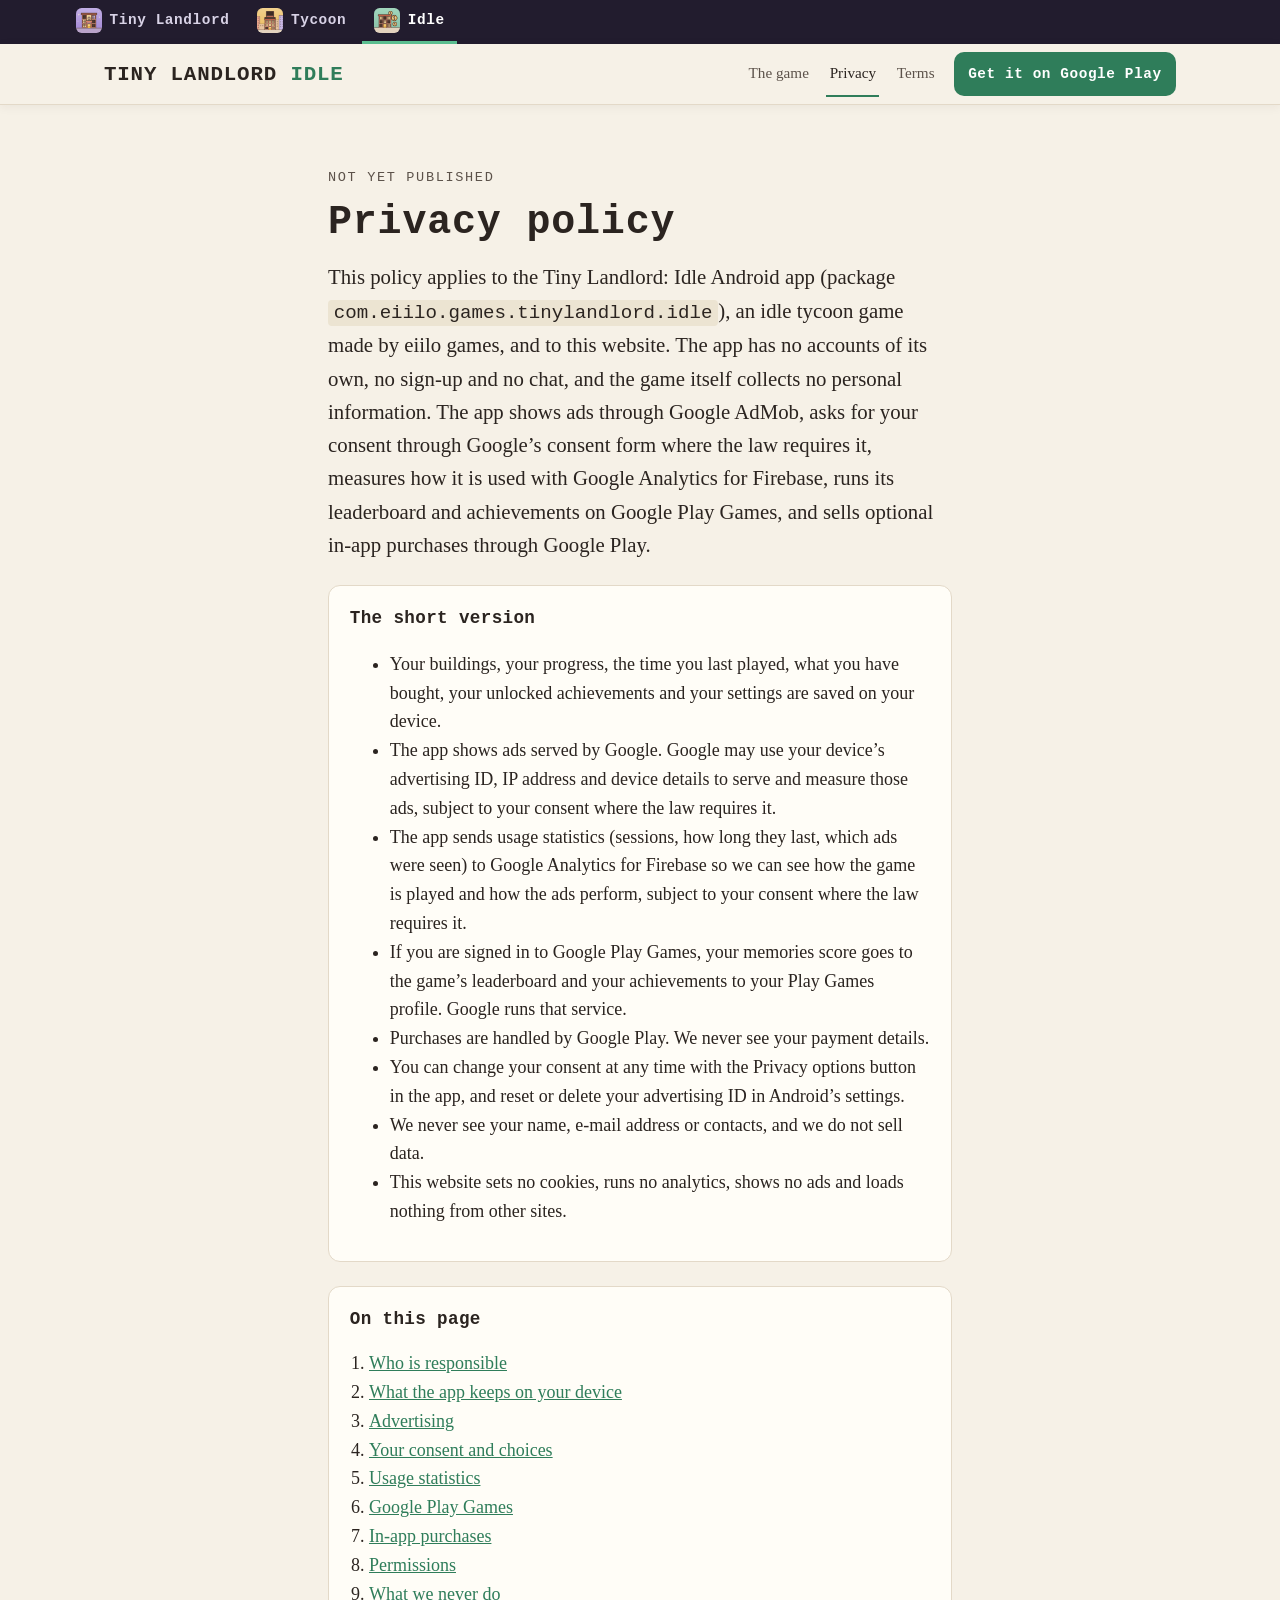
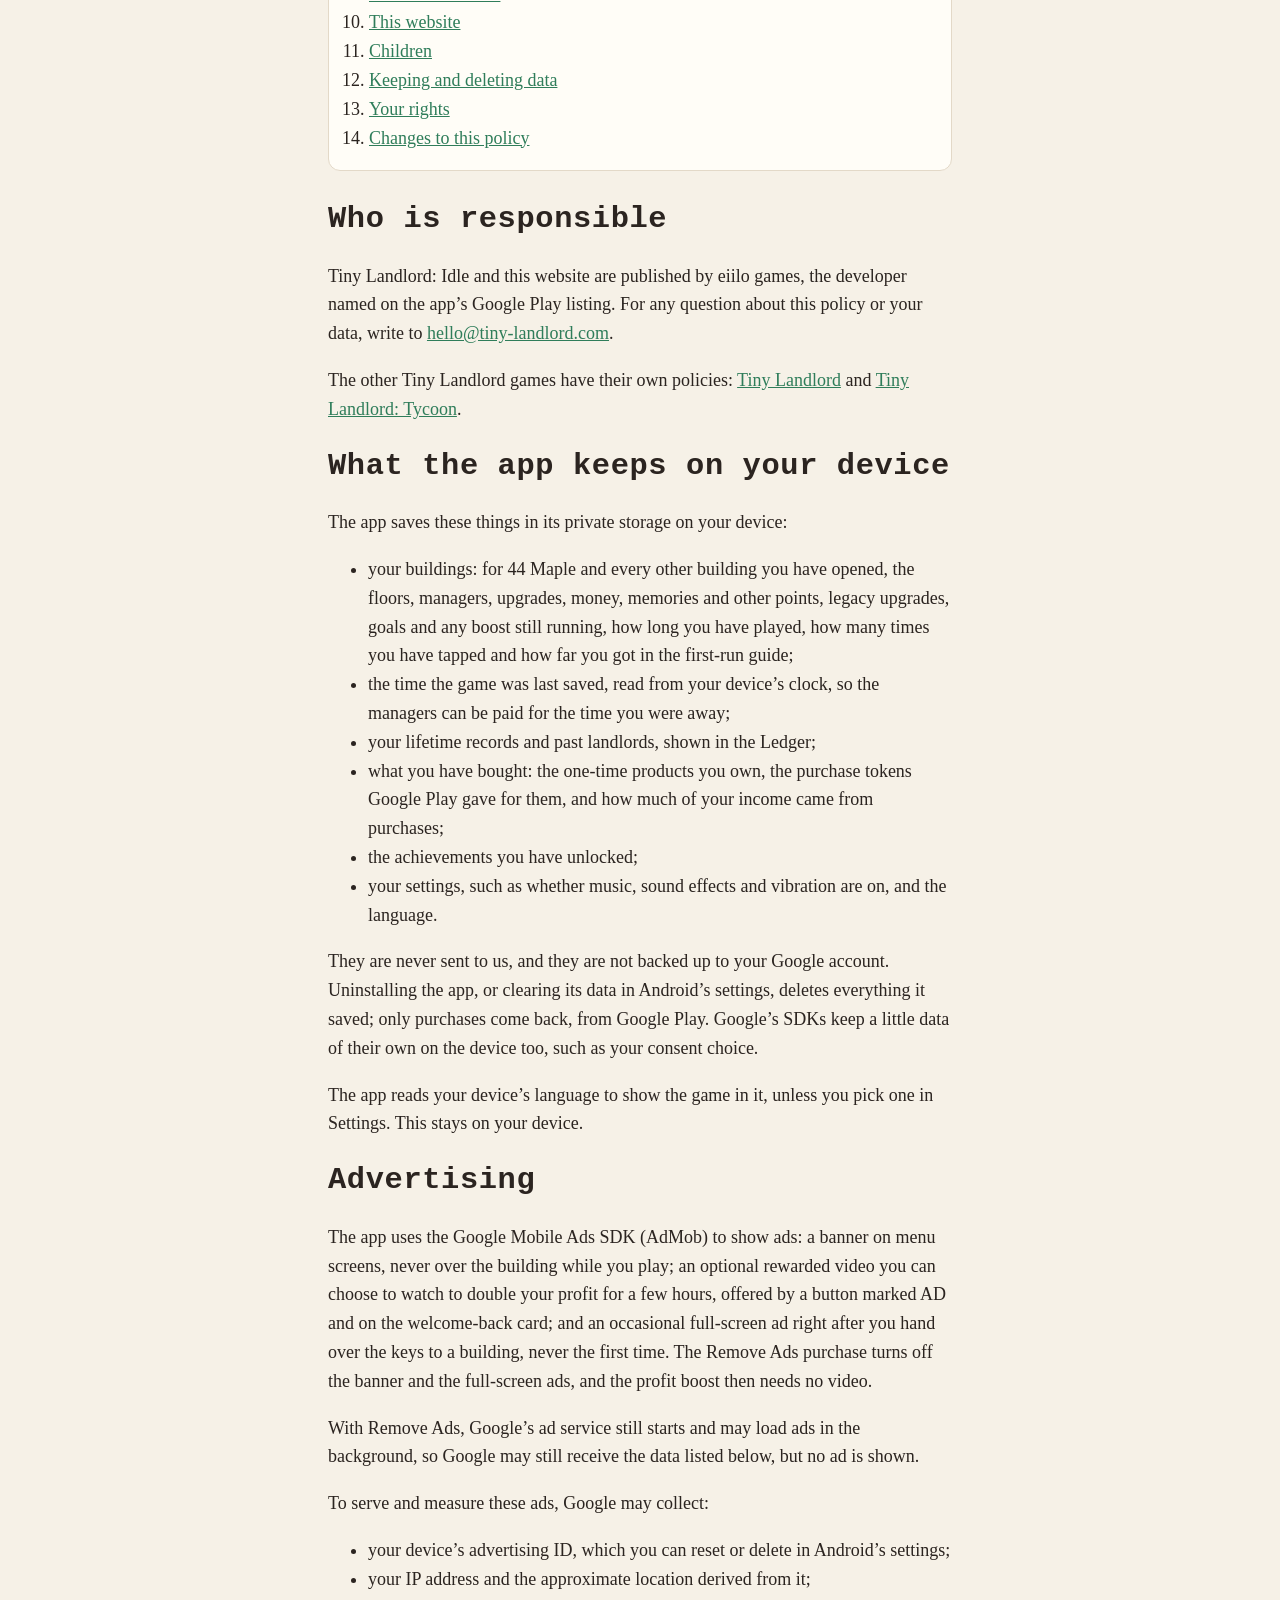
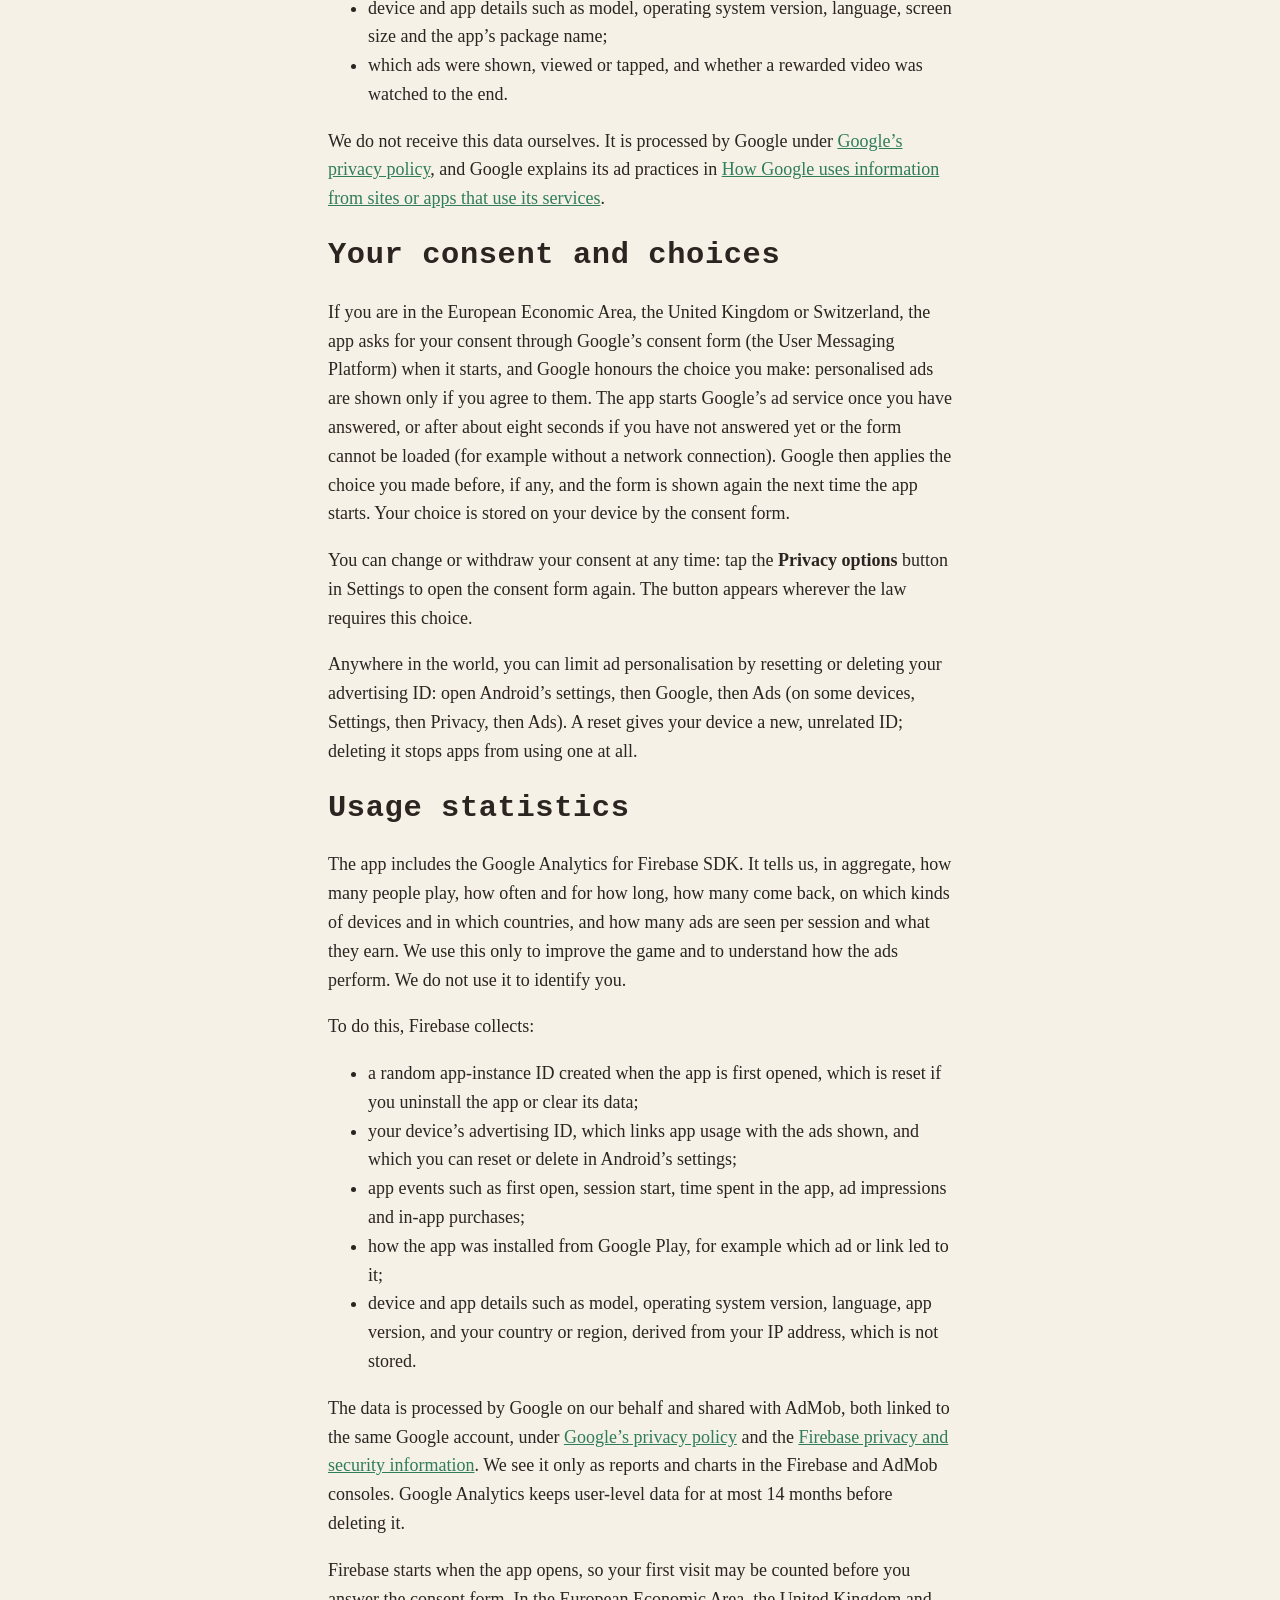
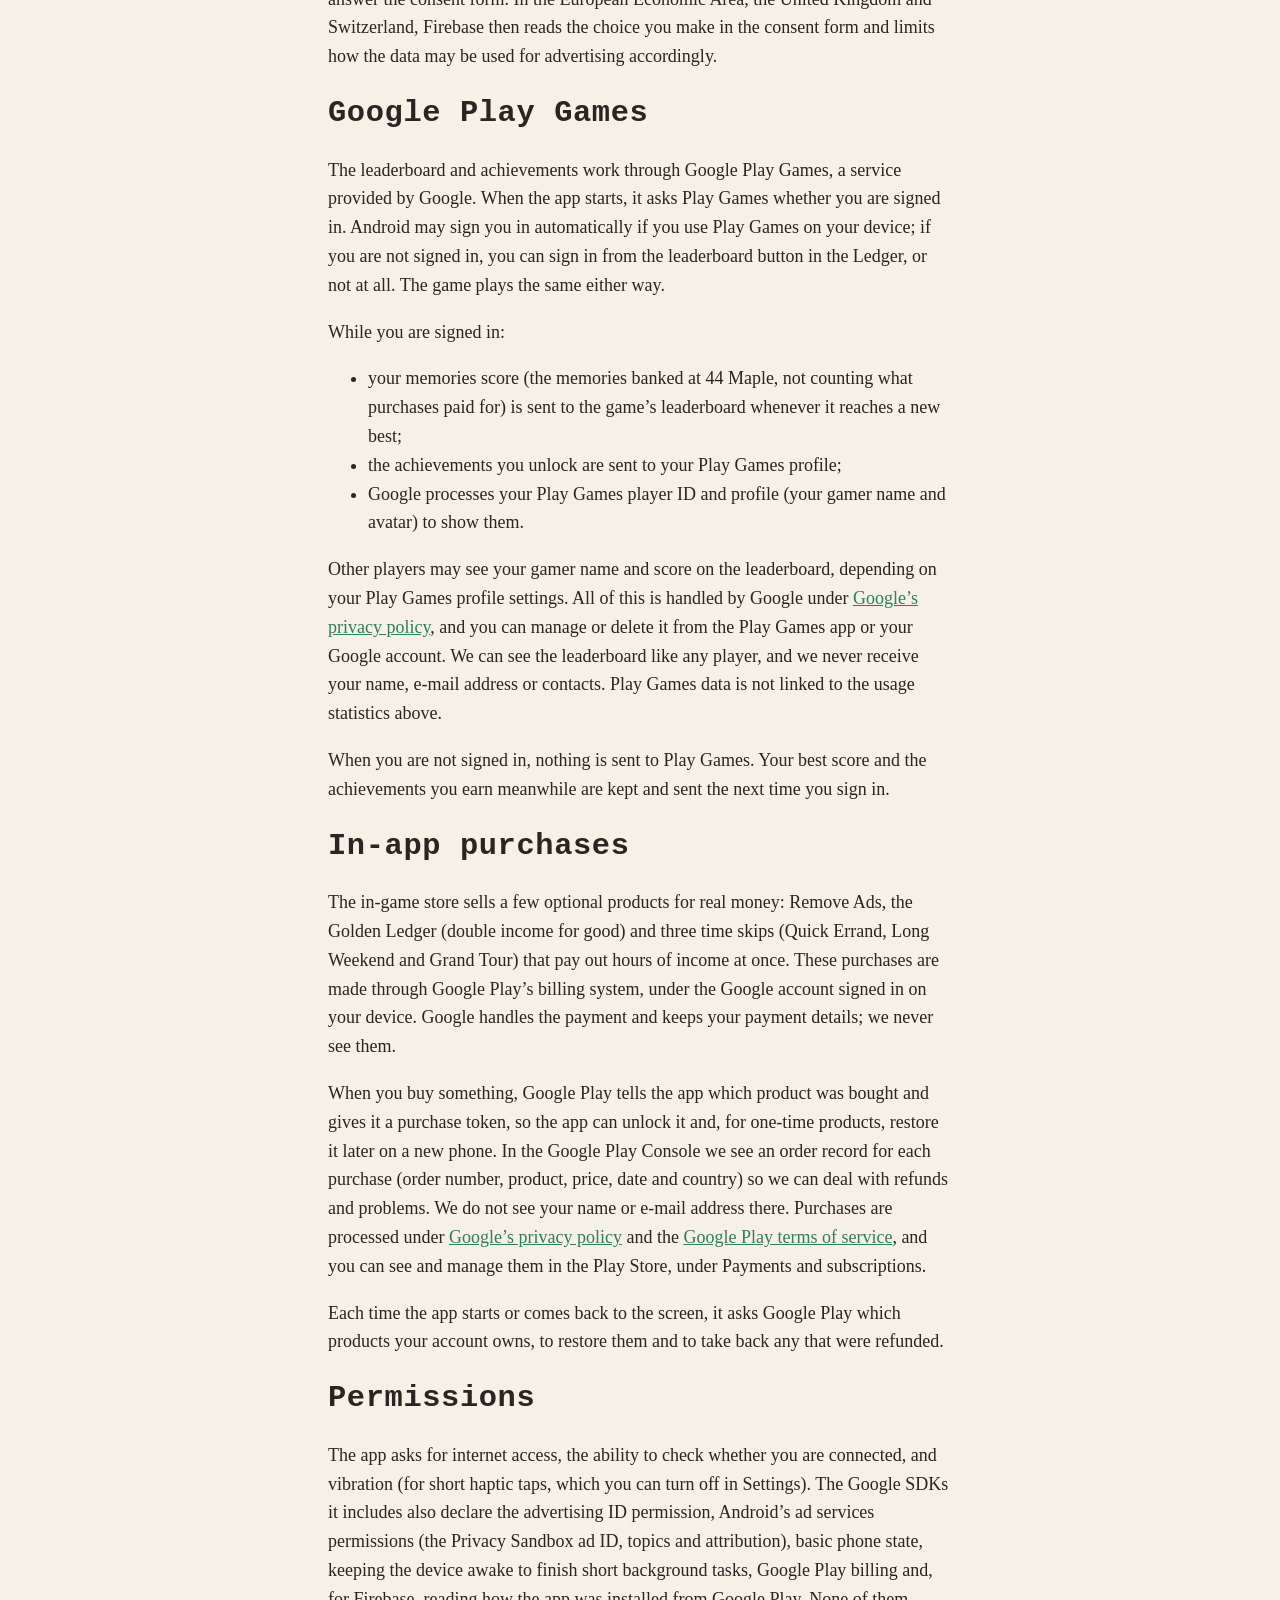
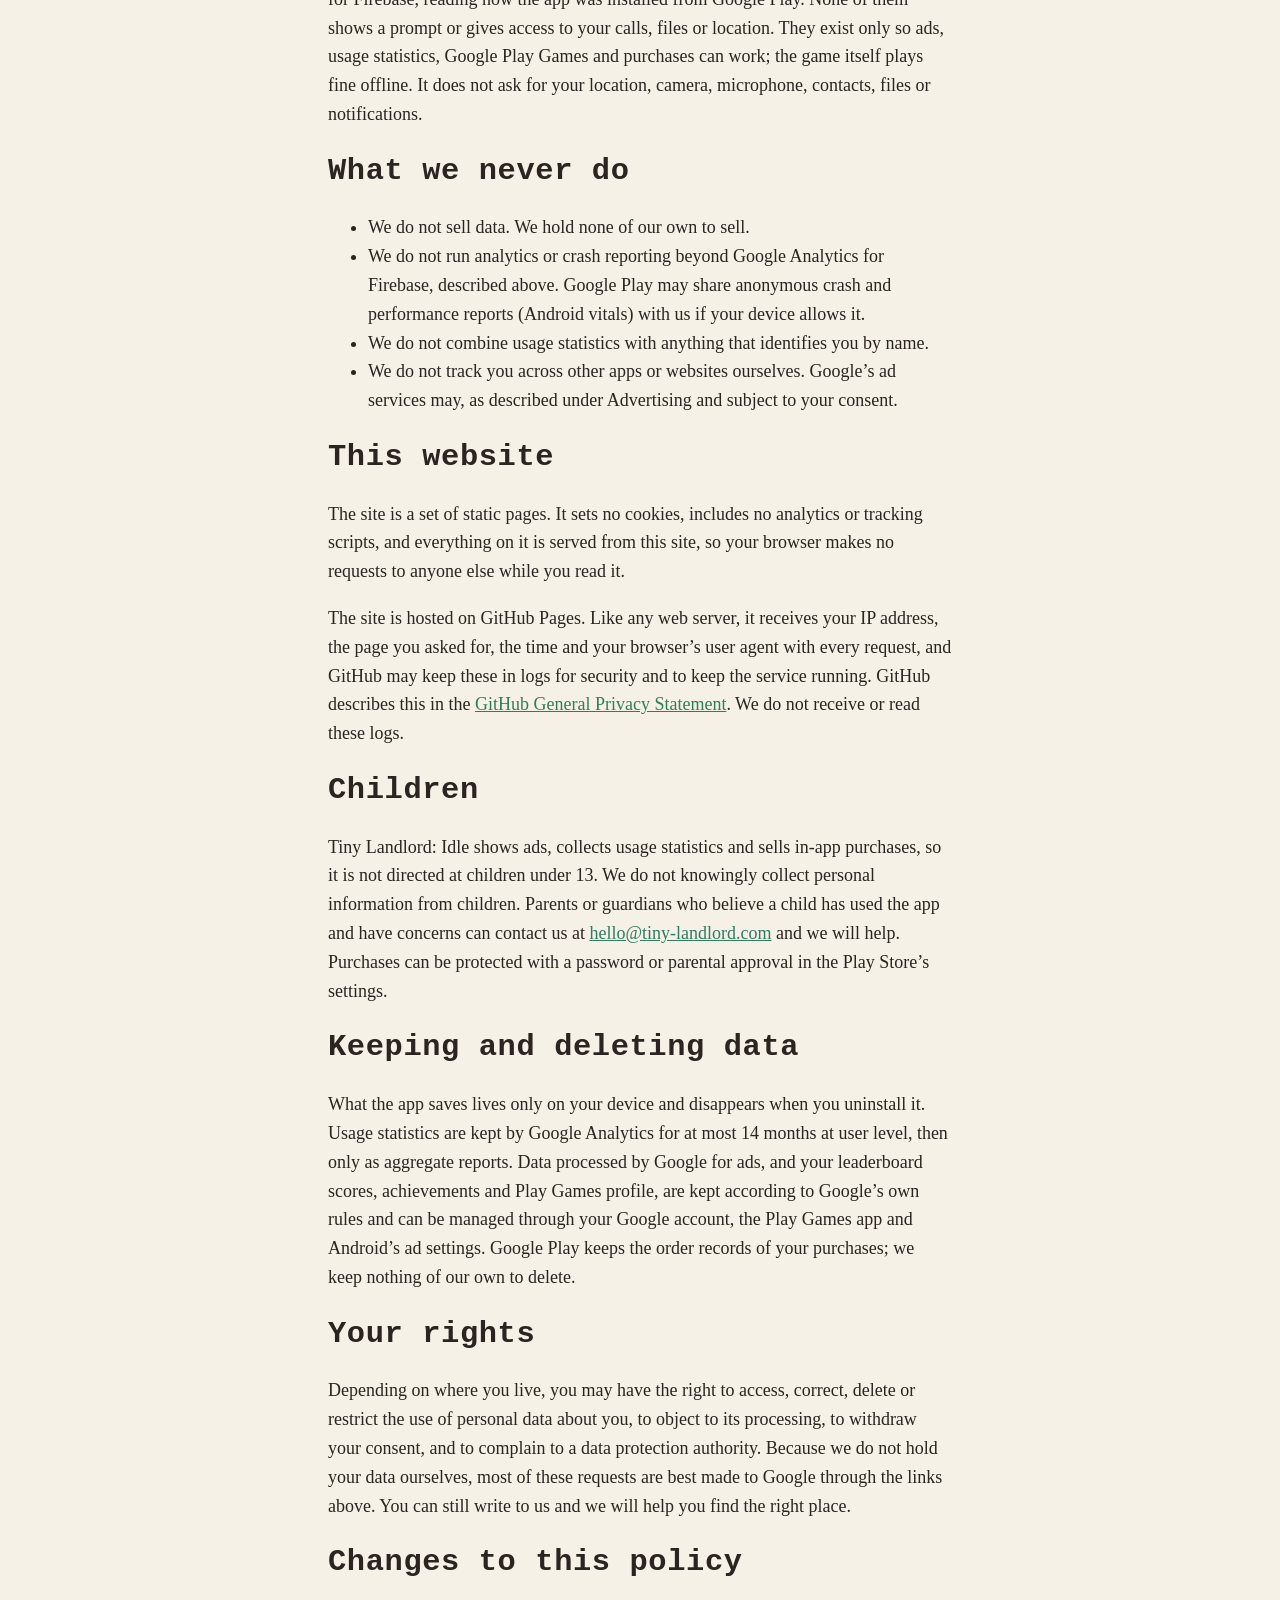
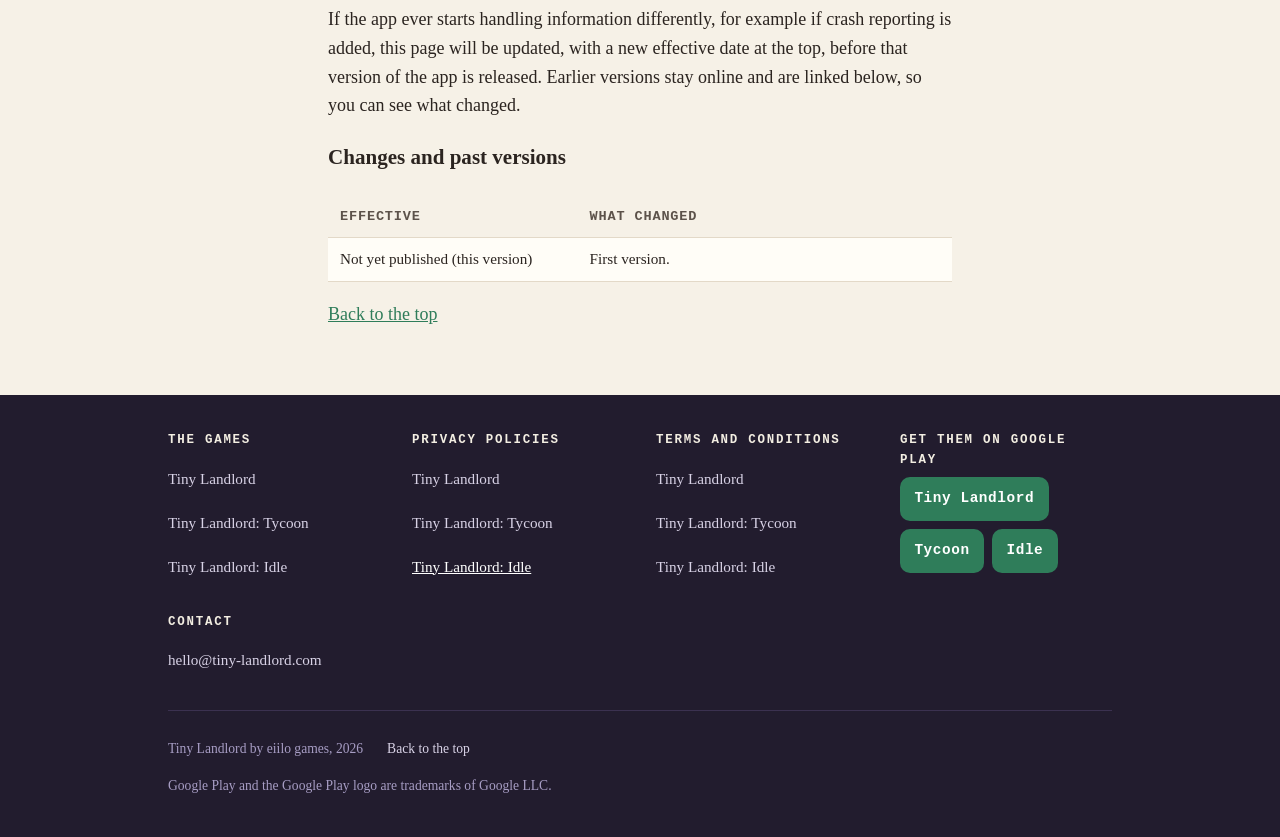
<file: idle/privacy/index.html>
<!doctype html>
<html lang="en">
<head>
<meta charset="utf-8">
<meta name="viewport" content="width=device-width, initial-scale=1">
<title>Privacy policy &middot; Tiny Landlord: Idle</title>
<meta name="description" content="What the Tiny Landlord: Idle Android app and this website do with your data: ads by Google AdMob, usage statistics by Google Analytics for Firebase, Google Play Games for the leaderboard and achievements, and in-app purchases through Google Play.">
<link rel="canonical" href="https://tiny-landlord.com/idle/privacy/">
<meta name="theme-color" content="#221c2e">
<link rel="icon" type="image/png" sizes="32x32" href="/img/idle-icon-32.png">
<link rel="apple-touch-icon" href="/img/idle-icon-180.png">
<meta property="og:title" content="Privacy policy for Tiny Landlord: Idle">
<meta property="og:description" content="What the Tiny Landlord: Idle Android app and this website do with your data.">
<meta property="og:type" content="website">
<meta property="og:url" content="https://tiny-landlord.com/idle/privacy/">
<meta property="og:site_name" content="Tiny Landlord">
<meta property="og:image" content="https://tiny-landlord.com/img/social-idle.png">
<meta property="og:image:width" content="1200">
<meta property="og:image:height" content="630">
<meta property="og:image:alt" content="Tiny Landlord: Idle: 44 Maple, one racket per floor.">
<meta name="twitter:card" content="summary_large_image">
<link rel="stylesheet" href="/style.css">
<script src="/nav.js" defer></script>
</head>
<body>
<a class="skip" href="#main">Skip to content</a>

<nav class="games" id="top" aria-label="The Tiny Landlord games">
	<ul>
		<li><a href="/"><img src="/img/classic-icon-180.png" alt="" width="26" height="26">Tiny Landlord</a></li>
		<li><a href="/tycoon/"><img src="/img/tycoon-icon-180.png" alt="" width="26" height="26">Tycoon</a></li>
		<li><a href="/idle/" aria-current="true"><img src="/img/idle-icon-180.png" alt="" width="26" height="26">Idle</a></li>
	</ul>
</nav>

<header class="top">
	<div class="inner">
		<a class="brand" href="/idle/">TINY LANDLORD <span class="door">IDLE</span></a>
		<nav class="sections" aria-label="On this page">
			<a href="/idle/">The game</a>
			<a href="/idle/privacy/" aria-current="page">Privacy</a>
			<a href="/idle/terms/">Terms</a>
		</nav>
		<a class="get" href="https://play.google.com/store/apps/details?id=com.eiilo.games.tinylandlord.idle"><span class="long">Get it on Google Play</span><span class="short">Install</span></a>
	</div>
</header>

<main class="doc" id="main">
	<p class="date"><time class="effective" datetime="draft">Not yet published</time></p>
	<h1>Privacy policy</h1>
	<p class="lede">This policy applies to the Tiny Landlord: Idle Android app (package <code>com.eiilo.games.tinylandlord.idle</code>), an idle tycoon game made by eiilo games, and to this website. The app has no accounts of its own, no sign-up and no chat, and the game itself collects no personal information. The app shows ads through Google AdMob, asks for your consent through Google&rsquo;s consent form where the law requires it, measures how it is used with Google Analytics for Firebase, runs its leaderboard and achievements on Google Play Games, and sells optional in-app purchases through Google Play.</p>

	<section class="summary" aria-labelledby="short">
		<h2 id="short">The short version</h2>
		<ul>
			<li>Your buildings, your progress, the time you last played, what you have bought, your unlocked achievements and your settings are saved on your device.</li>
			<li>The app shows ads served by Google. Google may use your device&rsquo;s advertising ID, IP address and device details to serve and measure those ads, subject to your consent where the law requires it.</li>
			<li>The app sends usage statistics (sessions, how long they last, which ads were seen) to Google Analytics for Firebase so we can see how the game is played and how the ads perform, subject to your consent where the law requires it.</li>
			<li>If you are signed in to Google Play Games, your memories score goes to the game&rsquo;s leaderboard and your achievements to your Play Games profile. Google runs that service.</li>
			<li>Purchases are handled by Google Play. We never see your payment details.</li>
			<li>You can change your consent at any time with the Privacy options button in the app, and reset or delete your advertising ID in Android&rsquo;s settings.</li>
			<li>We never see your name, e-mail address or contacts, and we do not sell data.</li>
			<li>This website sets no cookies, runs no analytics, shows no ads and loads nothing from other sites.</li>
		</ul>
	</section>

	<nav class="toc" aria-labelledby="toc-title">
		<h2 id="toc-title">On this page</h2>
		<ol>
			<li><a href="#responsible">Who is responsible</a></li>
			<li><a href="#device">What the app keeps on your device</a></li>
			<li><a href="#ads">Advertising</a></li>
			<li><a href="#consent">Your consent and choices</a></li>
			<li><a href="#analytics">Usage statistics</a></li>
			<li><a href="#play-games">Google Play Games</a></li>
			<li><a href="#purchases">In-app purchases</a></li>
			<li><a href="#permissions">Permissions</a></li>
			<li><a href="#never">What we never do</a></li>
			<li><a href="#website">This website</a></li>
			<li><a href="#children">Children</a></li>
			<li><a href="#retention">Keeping and deleting data</a></li>
			<li><a href="#rights">Your rights</a></li>
			<li><a href="#changes">Changes to this policy</a></li>
		</ol>
	</nav>

	<article class="policy">
<h2 id="responsible">Who is responsible</h2>
<p>Tiny Landlord: Idle and this website are published by eiilo games, the developer named on the app&rsquo;s Google Play listing. For any question about this policy or your data, write to <a href="mailto:hello@tiny-landlord.com">hello@tiny-landlord.com</a>.</p>
<p>The other Tiny Landlord games have their own policies: <a href="/privacy/">Tiny Landlord</a> and <a href="/tycoon/privacy/">Tiny Landlord: Tycoon</a>.</p>

<h2 id="device">What the app keeps on your device</h2>
<p>The app saves these things in its private storage on your device:</p>
<ul>
	<li>your buildings: for 44 Maple and every other building you have opened, the floors, managers, upgrades, money, memories and other points, legacy upgrades, goals and any boost still running, how long you have played, how many times you have tapped and how far you got in the first-run guide;</li>
	<li>the time the game was last saved, read from your device&rsquo;s clock, so the managers can be paid for the time you were away;</li>
	<li>your lifetime records and past landlords, shown in the Ledger;</li>
	<li>what you have bought: the one-time products you own, the purchase tokens Google Play gave for them, and how much of your income came from purchases;</li>
	<li>the achievements you have unlocked;</li>
	<li>your settings, such as whether music, sound effects and vibration are on, and the language.</li>
</ul>
<p>They are never sent to us, and they are not backed up to your Google account. Uninstalling the app, or clearing its data in Android&rsquo;s settings, deletes everything it saved; only purchases come back, from Google Play. Google&rsquo;s SDKs keep a little data of their own on the device too, such as your consent choice.</p>
<p>The app reads your device&rsquo;s language to show the game in it, unless you pick one in Settings. This stays on your device.</p>

<h2 id="ads">Advertising</h2>
<p>The app uses the Google Mobile Ads SDK (AdMob) to show ads: a banner on menu screens, never over the building while you play; an optional rewarded video you can choose to watch to double your profit for a few hours, offered by a button marked AD and on the welcome-back card; and an occasional full-screen ad right after you hand over the keys to a building, never the first time. The Remove Ads purchase turns off the banner and the full-screen ads, and the profit boost then needs no video.</p>
<p>With Remove Ads, Google&rsquo;s ad service still starts and may load ads in the background, so Google may still receive the data listed below, but no ad is shown.</p>
<p>To serve and measure these ads, Google may collect:</p>
<ul>
	<li>your device&rsquo;s advertising ID, which you can reset or delete in Android&rsquo;s settings;</li>
	<li>your IP address and the approximate location derived from it;</li>
	<li>device and app details such as model, operating system version, language, screen size and the app&rsquo;s package name;</li>
	<li>which ads were shown, viewed or tapped, and whether a rewarded video was watched to the end.</li>
</ul>
<p>We do not receive this data ourselves. It is processed by Google under <a href="https://policies.google.com/privacy">Google&rsquo;s privacy policy</a>, and Google explains its ad practices in <a href="https://policies.google.com/technologies/partner-sites">How Google uses information from sites or apps that use its services</a>.</p>

<h2 id="consent">Your consent and choices</h2>
<p>If you are in the European Economic Area, the United Kingdom or Switzerland, the app asks for your consent through Google&rsquo;s consent form (the User Messaging Platform) when it starts, and Google honours the choice you make: personalised ads are shown only if you agree to them. The app starts Google&rsquo;s ad service once you have answered, or after about eight seconds if you have not answered yet or the form cannot be loaded (for example without a network connection). Google then applies the choice you made before, if any, and the form is shown again the next time the app starts. Your choice is stored on your device by the consent form.</p>
<p>You can change or withdraw your consent at any time: tap the <strong>Privacy options</strong> button in Settings to open the consent form again. The button appears wherever the law requires this choice.</p>
<p>Anywhere in the world, you can limit ad personalisation by resetting or deleting your advertising ID: open Android&rsquo;s settings, then Google, then Ads (on some devices, Settings, then Privacy, then Ads). A reset gives your device a new, unrelated ID; deleting it stops apps from using one at all.</p>

<h2 id="analytics">Usage statistics</h2>
<p>The app includes the Google Analytics for Firebase SDK. It tells us, in aggregate, how many people play, how often and for how long, how many come back, on which kinds of devices and in which countries, and how many ads are seen per session and what they earn. We use this only to improve the game and to understand how the ads perform. We do not use it to identify you.</p>
<p>To do this, Firebase collects:</p>
<ul>
	<li>a random app-instance ID created when the app is first opened, which is reset if you uninstall the app or clear its data;</li>
	<li>your device&rsquo;s advertising ID, which links app usage with the ads shown, and which you can reset or delete in Android&rsquo;s settings;</li>
	<li>app events such as first open, session start, time spent in the app, ad impressions and in-app purchases;</li>
	<li>how the app was installed from Google Play, for example which ad or link led to it;</li>
	<li>device and app details such as model, operating system version, language, app version, and your country or region, derived from your IP address, which is not stored.</li>
</ul>
<p>The data is processed by Google on our behalf and shared with AdMob, both linked to the same Google account, under <a href="https://policies.google.com/privacy">Google&rsquo;s privacy policy</a> and the <a href="https://firebase.google.com/support/privacy">Firebase privacy and security information</a>. We see it only as reports and charts in the Firebase and AdMob consoles. Google Analytics keeps user-level data for at most 14 months before deleting it.</p>
<p>Firebase starts when the app opens, so your first visit may be counted before you answer the consent form. In the European Economic Area, the United Kingdom and Switzerland, Firebase then reads the choice you make in the consent form and limits how the data may be used for advertising accordingly.</p>

<h2 id="play-games">Google Play Games</h2>
<p>The leaderboard and achievements work through Google Play Games, a service provided by Google. When the app starts, it asks Play Games whether you are signed in. Android may sign you in automatically if you use Play Games on your device; if you are not signed in, you can sign in from the leaderboard button in the Ledger, or not at all. The game plays the same either way.</p>
<p>While you are signed in:</p>
<ul>
	<li>your memories score (the memories banked at 44 Maple, not counting what purchases paid for) is sent to the game&rsquo;s leaderboard whenever it reaches a new best;</li>
	<li>the achievements you unlock are sent to your Play Games profile;</li>
	<li>Google processes your Play Games player ID and profile (your gamer name and avatar) to show them.</li>
</ul>
<p>Other players may see your gamer name and score on the leaderboard, depending on your Play Games profile settings. All of this is handled by Google under <a href="https://policies.google.com/privacy">Google&rsquo;s privacy policy</a>, and you can manage or delete it from the Play Games app or your Google account. We can see the leaderboard like any player, and we never receive your name, e-mail address or contacts. Play Games data is not linked to the usage statistics above.</p>
<p>When you are not signed in, nothing is sent to Play Games. Your best score and the achievements you earn meanwhile are kept and sent the next time you sign in.</p>

<h2 id="purchases">In-app purchases</h2>
<p>The in-game store sells a few optional products for real money: Remove Ads, the Golden Ledger (double income for good) and three time skips (Quick Errand, Long Weekend and Grand Tour) that pay out hours of income at once. These purchases are made through Google Play&rsquo;s billing system, under the Google account signed in on your device. Google handles the payment and keeps your payment details; we never see them.</p>
<p>When you buy something, Google Play tells the app which product was bought and gives it a purchase token, so the app can unlock it and, for one-time products, restore it later on a new phone. In the Google Play Console we see an order record for each purchase (order number, product, price, date and country) so we can deal with refunds and problems. We do not see your name or e-mail address there. Purchases are processed under <a href="https://policies.google.com/privacy">Google&rsquo;s privacy policy</a> and the <a href="https://play.google.com/about/play-terms/">Google Play terms of service</a>, and you can see and manage them in the Play Store, under Payments and subscriptions.</p>
<p>Each time the app starts or comes back to the screen, it asks Google Play which products your account owns, to restore them and to take back any that were refunded.</p>

<h2 id="permissions">Permissions</h2>
<p>The app asks for internet access, the ability to check whether you are connected, and vibration (for short haptic taps, which you can turn off in Settings). The Google SDKs it includes also declare the advertising ID permission, Android&rsquo;s ad services permissions (the Privacy Sandbox ad ID, topics and attribution), basic phone state, keeping the device awake to finish short background tasks, Google Play billing and, for Firebase, reading how the app was installed from Google Play. None of them shows a prompt or gives access to your calls, files or location. They exist only so ads, usage statistics, Google Play Games and purchases can work; the game itself plays fine offline. It does not ask for your location, camera, microphone, contacts, files or notifications.</p>

<h2 id="never">What we never do</h2>
<ul class="never">
	<li>We do not sell data. We hold none of our own to sell.</li>
	<li>We do not run analytics or crash reporting beyond Google Analytics for Firebase, described above. Google Play may share anonymous crash and performance reports (Android vitals) with us if your device allows it.</li>
	<li>We do not combine usage statistics with anything that identifies you by name.</li>
	<li>We do not track you across other apps or websites ourselves. Google&rsquo;s ad services may, as described under Advertising and subject to your consent.</li>
</ul>

<h2 id="website">This website</h2>
<p>The site is a set of static pages. It sets no cookies, includes no analytics or tracking scripts, and everything on it is served from this site, so your browser makes no requests to anyone else while you read it.</p>
<p>The site is hosted on GitHub Pages. Like any web server, it receives your IP address, the page you asked for, the time and your browser&rsquo;s user agent with every request, and GitHub may keep these in logs for security and to keep the service running. GitHub describes this in the <a href="https://docs.github.com/en/site-policy/privacy-policies/github-general-privacy-statement">GitHub General Privacy Statement</a>. We do not receive or read these logs.</p>

<h2 id="children">Children</h2>
<p>Tiny Landlord: Idle shows ads, collects usage statistics and sells in-app purchases, so it is not directed at children under 13. We do not knowingly collect personal information from children. Parents or guardians who believe a child has used the app and have concerns can contact us at <a href="mailto:hello@tiny-landlord.com">hello@tiny-landlord.com</a> and we will help. Purchases can be protected with a password or parental approval in the Play Store&rsquo;s settings.</p>

<h2 id="retention">Keeping and deleting data</h2>
<p>What the app saves lives only on your device and disappears when you uninstall it. Usage statistics are kept by Google Analytics for at most 14 months at user level, then only as aggregate reports. Data processed by Google for ads, and your leaderboard scores, achievements and Play Games profile, are kept according to Google&rsquo;s own rules and can be managed through your Google account, the Play Games app and Android&rsquo;s ad settings. Google Play keeps the order records of your purchases; we keep nothing of our own to delete.</p>

<h2 id="rights">Your rights</h2>
<p>Depending on where you live, you may have the right to access, correct, delete or restrict the use of personal data about you, to object to its processing, to withdraw your consent, and to complain to a data protection authority. Because we do not hold your data ourselves, most of these requests are best made to Google through the links above. You can still write to us and we will help you find the right place.</p>

<h2 id="changes">Changes to this policy</h2>
<p>If the app ever starts handling information differently, for example if crash reporting is added, this page will be updated, with a new effective date at the top, before that version of the app is released. Earlier versions stay online and are linked below, so you can see what changed.</p>
<h3 id="versions">Changes and past versions</h3>
<div class="tablewrap">
<table>
	<thead><tr><th scope="col">Effective</th><th scope="col">What changed</th></tr></thead>
	<tbody data-versions>
		<tr data-current><td>Not yet published (this version)</td><td>First version.</td></tr>
	</tbody>
</table>
</div>
<p class="top-link"><a href="#top">Back to the top</a></p>
	</article>
</main>

<footer>
	<div class="inner">
		<div class="foot">
			<div>
				<p class="foot-h">The games</p>
				<ul>
					<li><a href="/">Tiny Landlord</a></li>
					<li><a href="/tycoon/">Tiny Landlord: Tycoon</a></li>
					<li><a href="/idle/">Tiny Landlord: Idle</a></li>
				</ul>
			</div>
			<div>
				<p class="foot-h">Privacy policies</p>
				<ul>
					<li><a href="/privacy/">Tiny Landlord</a></li>
					<li><a href="/tycoon/privacy/">Tiny Landlord: Tycoon</a></li>
					<li><a href="/idle/privacy/" aria-current="page">Tiny Landlord: Idle</a></li>
				</ul>
			</div>
			<div>
				<p class="foot-h">Terms and conditions</p>
				<ul>
					<li><a href="/terms/">Tiny Landlord</a></li>
					<li><a href="/tycoon/terms/">Tiny Landlord: Tycoon</a></li>
					<li><a href="/idle/terms/">Tiny Landlord: Idle</a></li>
				</ul>
			</div>
			<div>
				<p class="foot-h">Get them on Google Play</p>
				<ul class="foot-get">
					<li><a class="get" href="https://play.google.com/store/apps/details?id=com.eiilo.games.tinylandlord" aria-label="Get Tiny Landlord on Google Play">Tiny Landlord</a></li>
					<li><a class="get" href="https://play.google.com/store/apps/details?id=com.eiilo.games.tinylandlord.tycoon" aria-label="Get Tiny Landlord: Tycoon on Google Play">Tycoon</a></li>
					<li><a class="get" href="https://play.google.com/store/apps/details?id=com.eiilo.games.tinylandlord.idle" aria-label="Get Tiny Landlord: Idle on Google Play">Idle</a></li>
				</ul>
			</div>
			<div>
				<p class="foot-h">Contact</p>
				<a href="mailto:hello@tiny-landlord.com">hello@tiny-landlord.com</a>
			</div>
		</div>
		<p class="legal"><span>Tiny Landlord by eiilo games, 2026</span> <a href="#top">Back to the top</a> <span class="tm">Google Play and the Google Play logo are trademarks of Google LLC.</span></p>
	</div>
</footer>
</body>
</html>
</file>
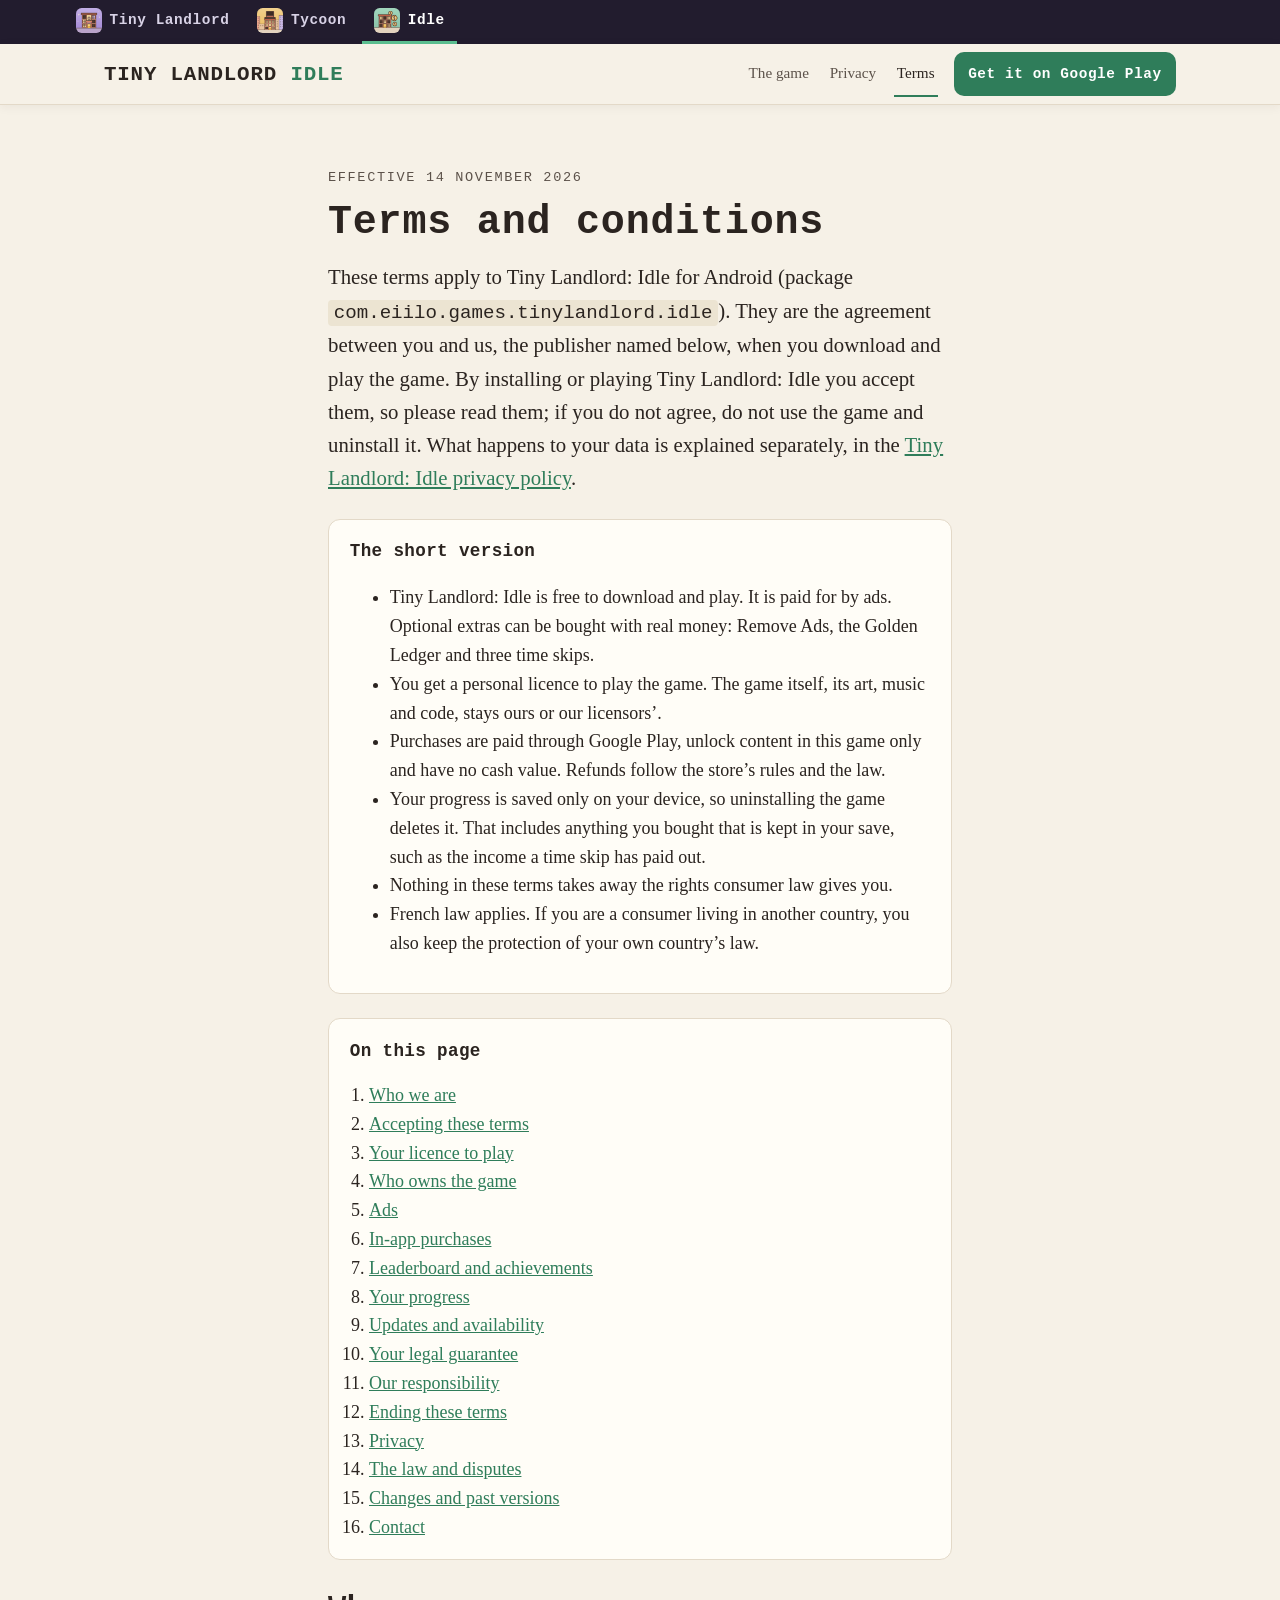
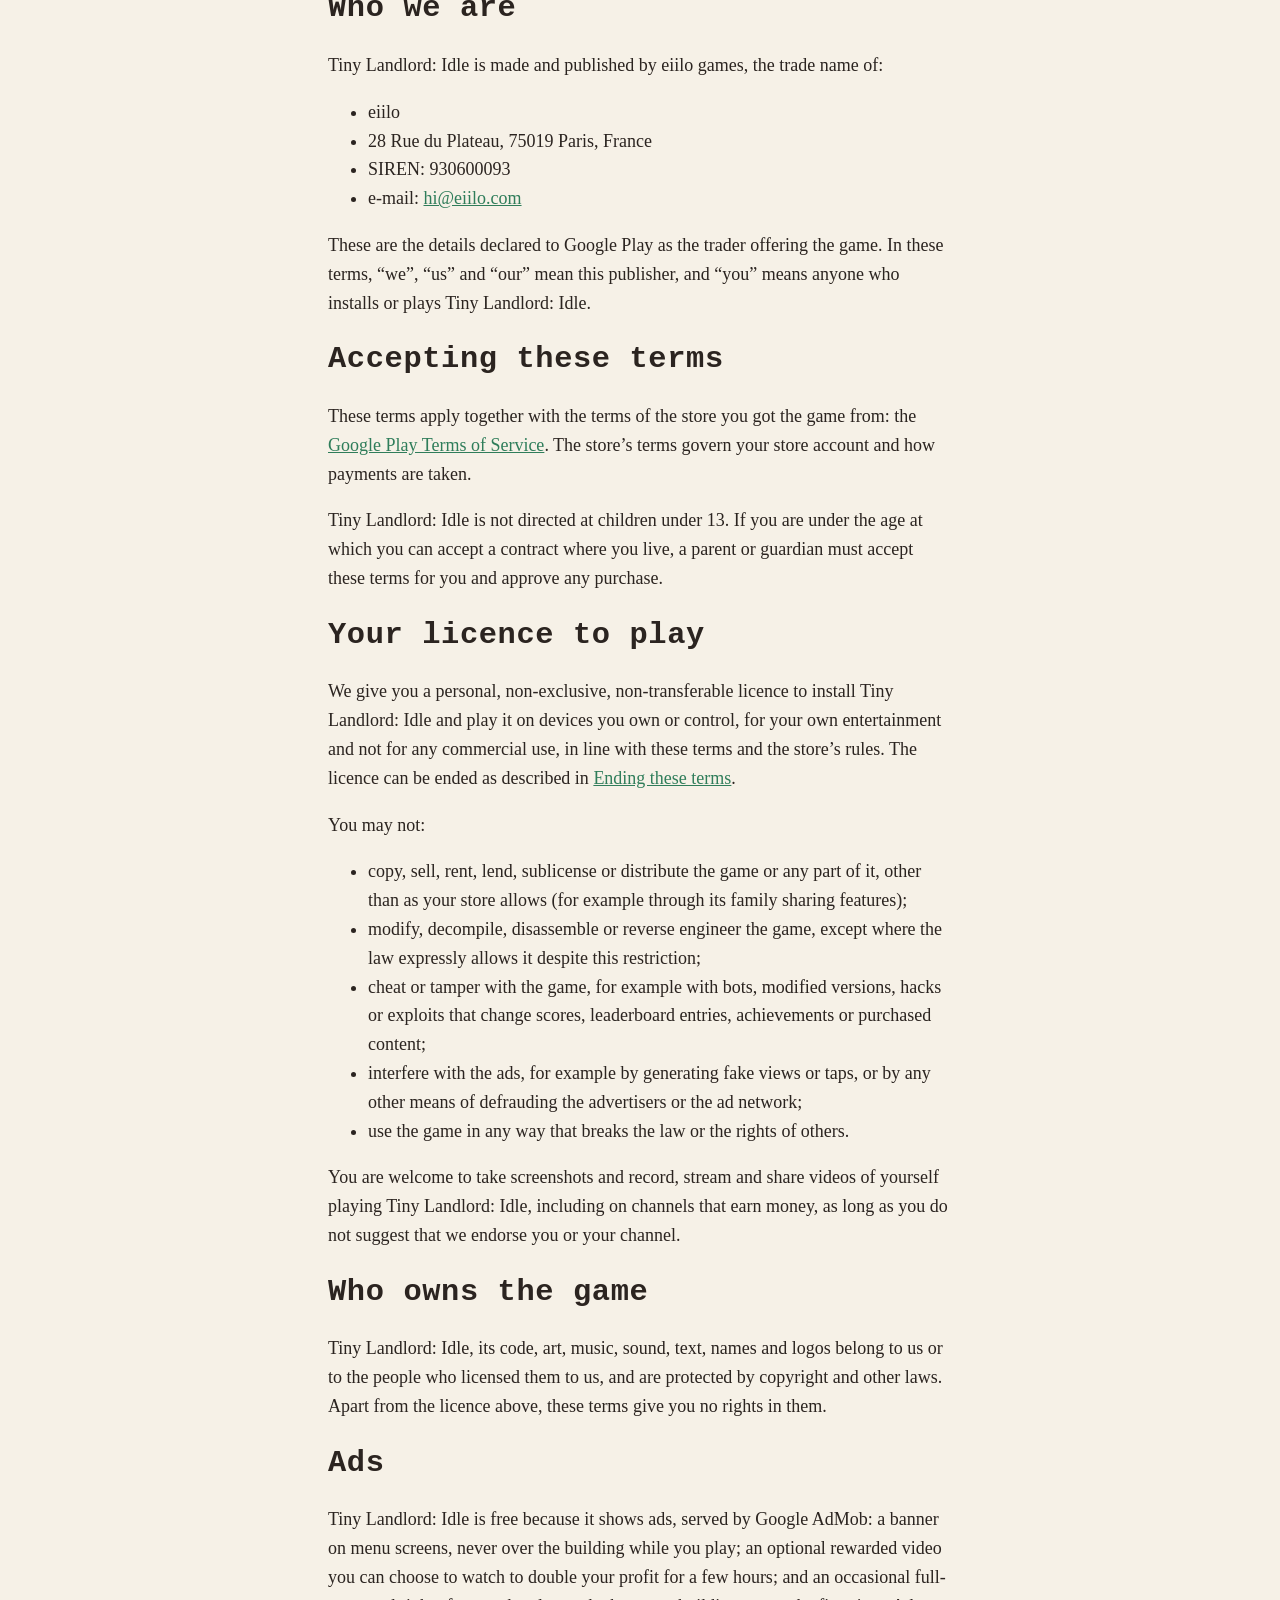
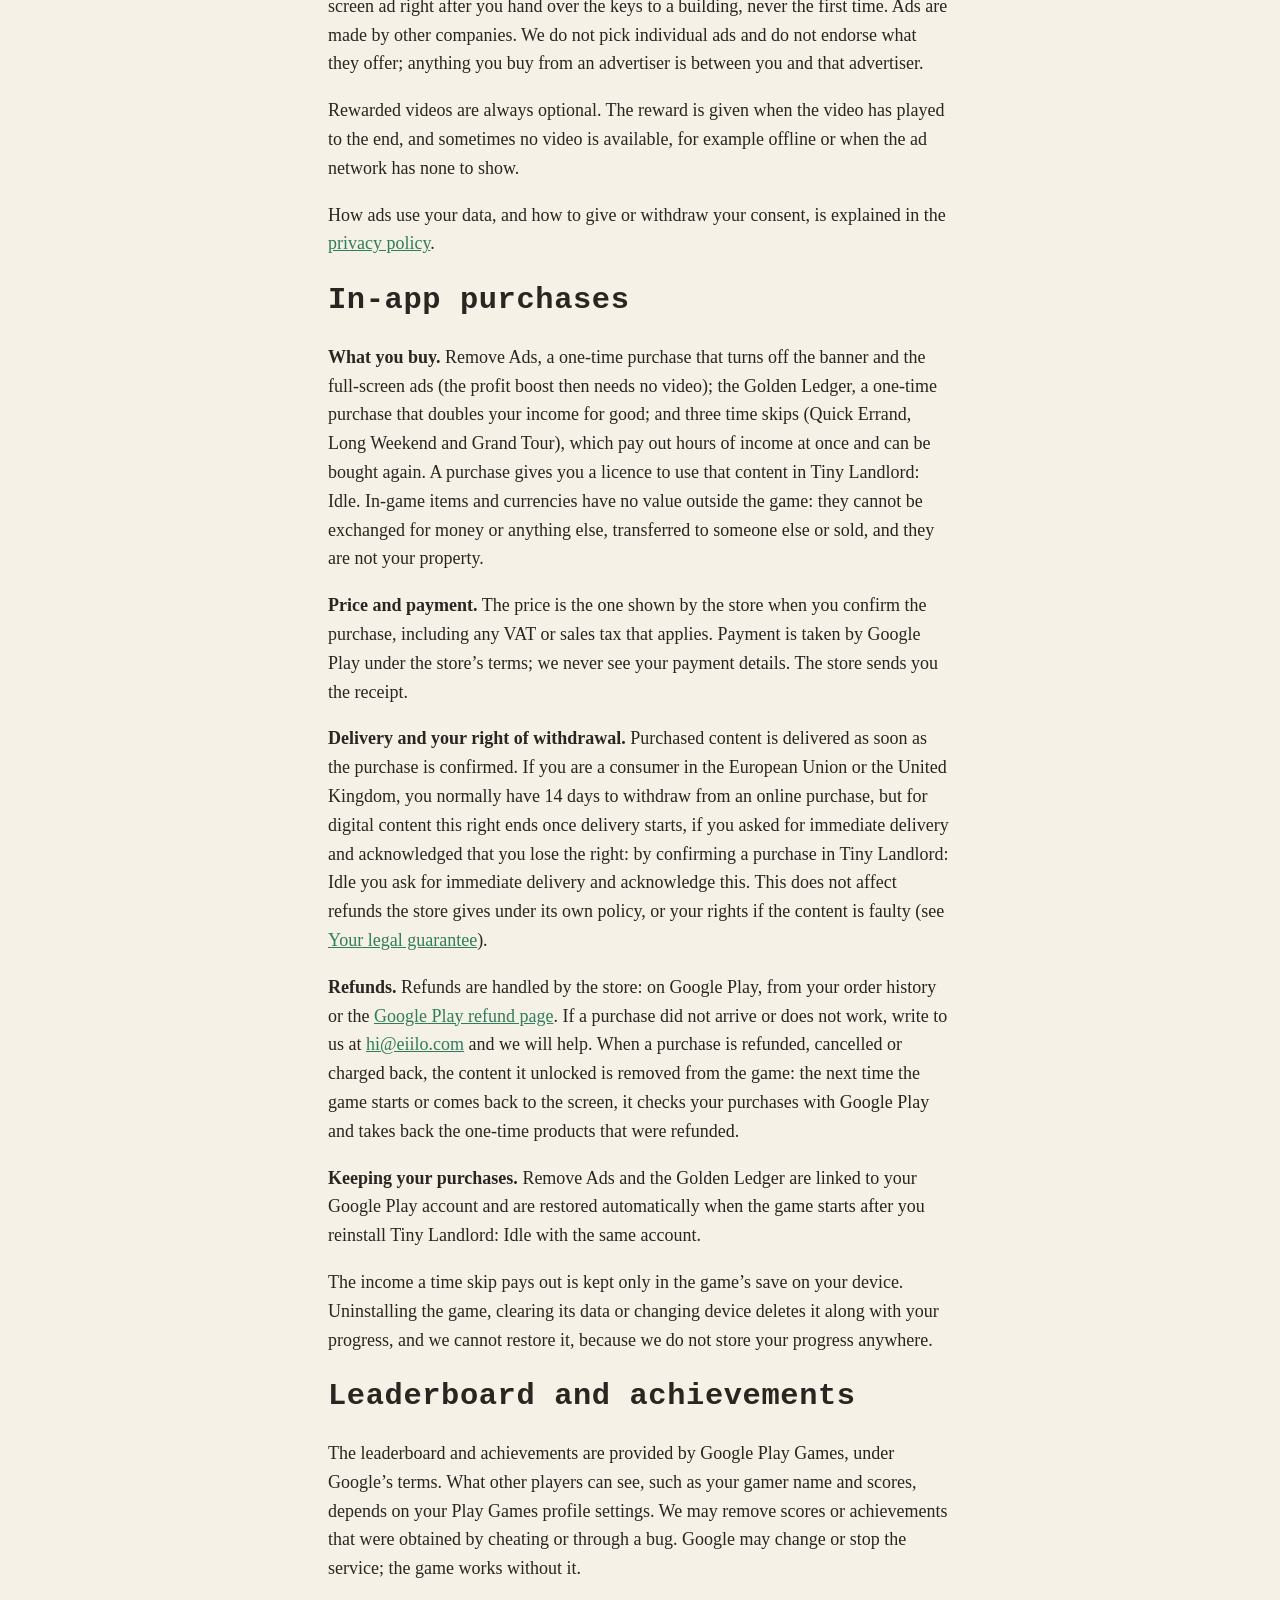
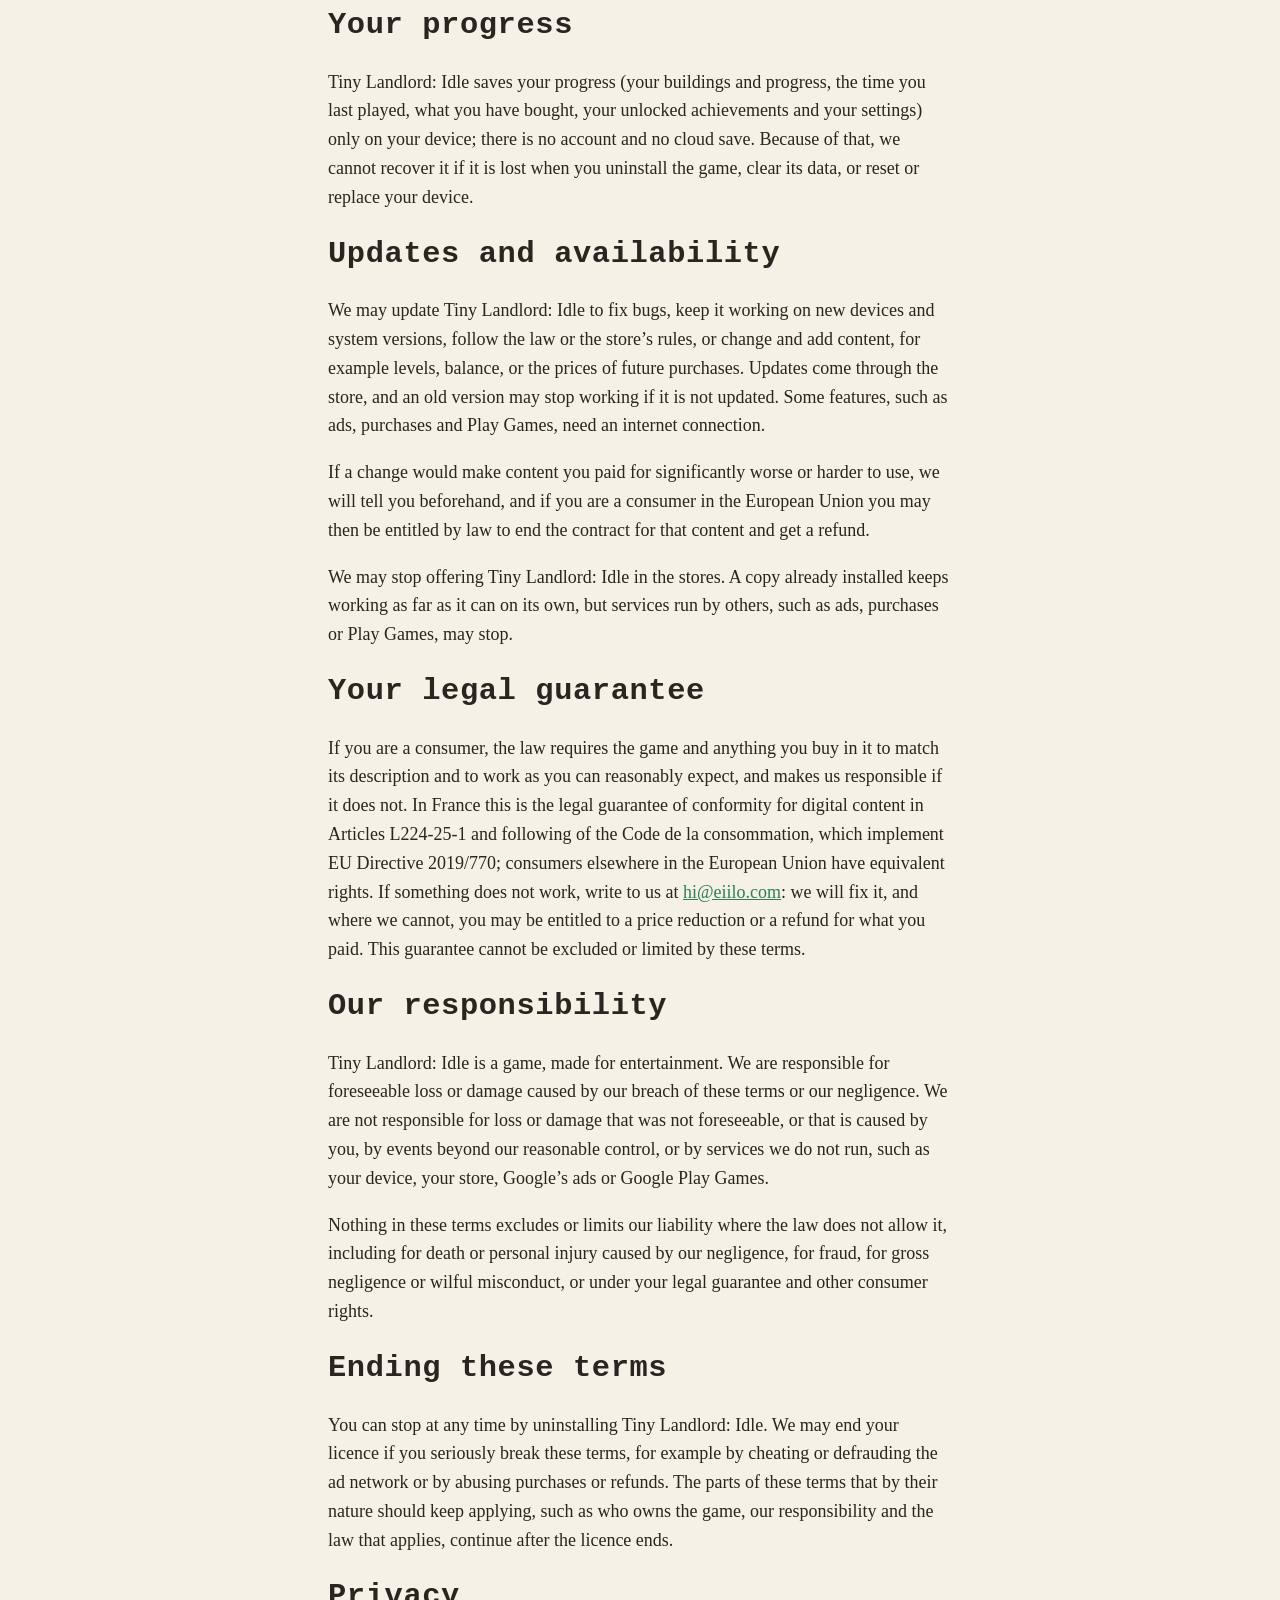
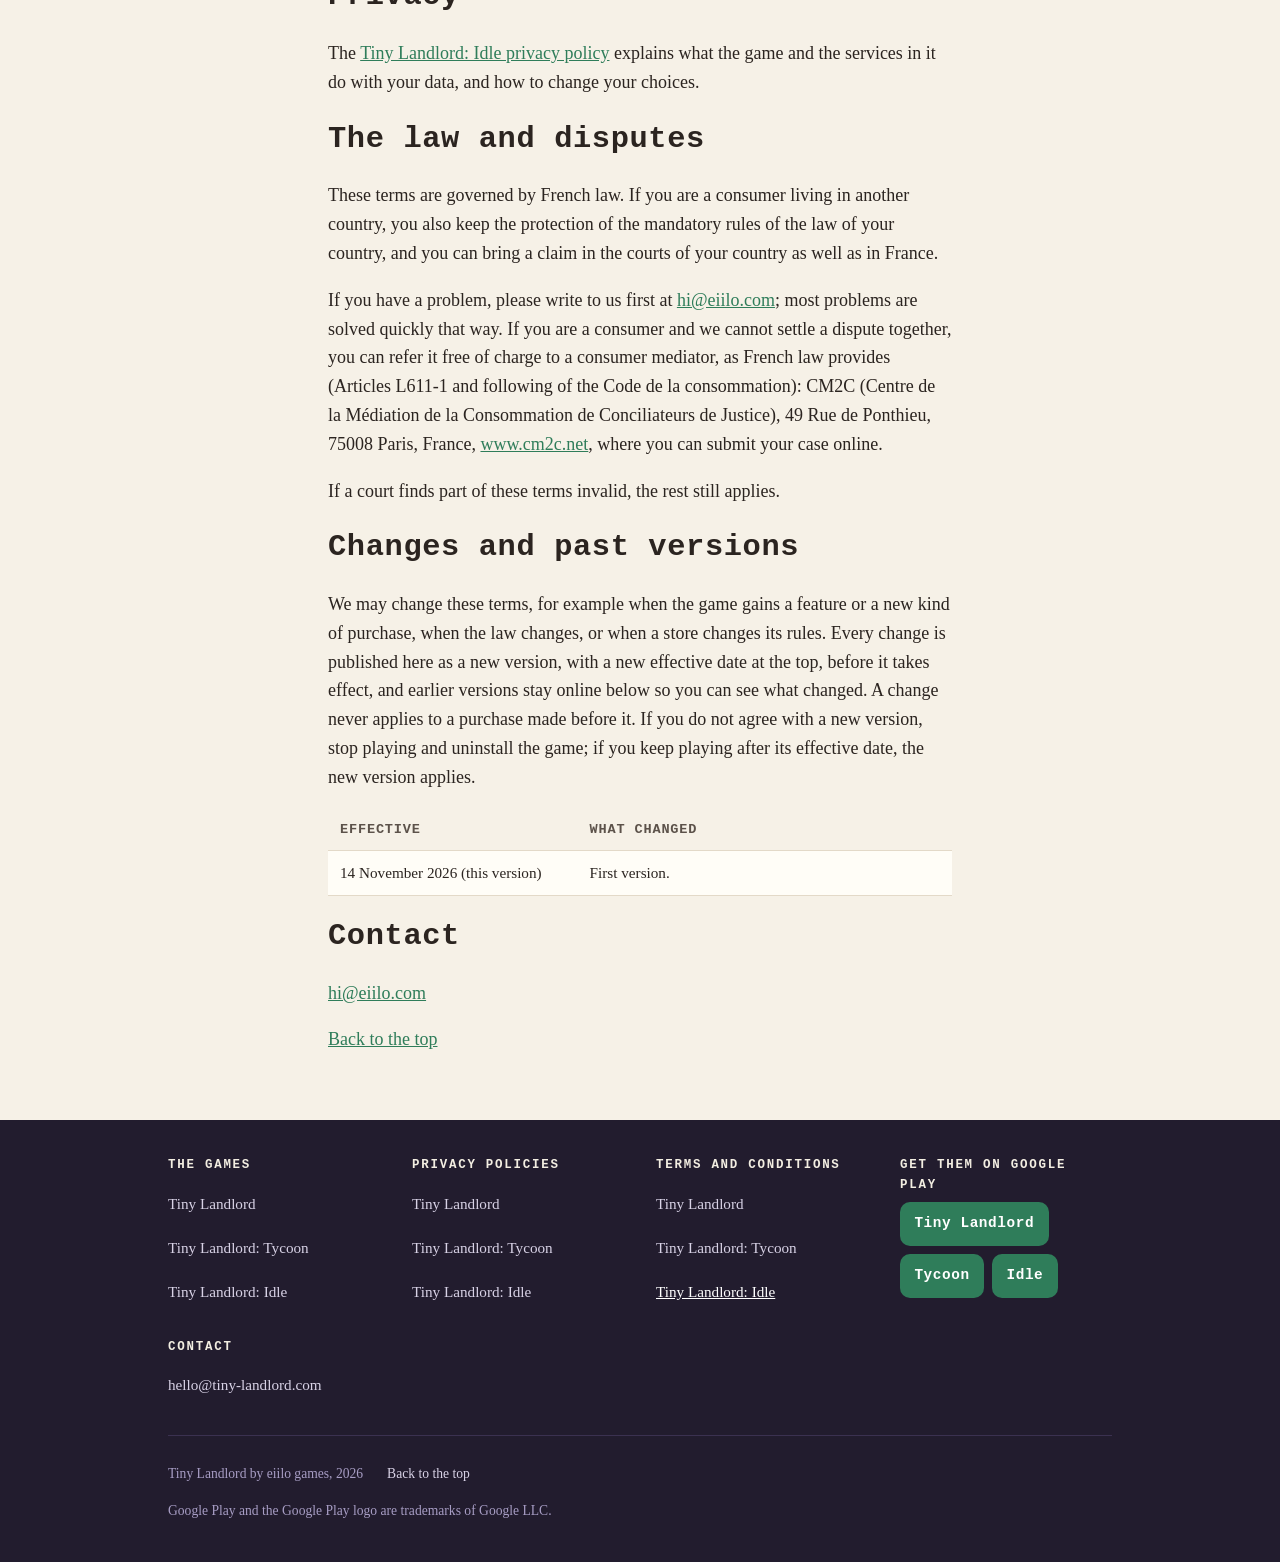
<file: idle/terms/index.html>
<!doctype html>
<html lang="en">
<head>
<meta charset="utf-8">
<meta name="viewport" content="width=device-width, initial-scale=1">
<title>Terms and conditions &middot; Tiny Landlord: Idle</title>
<meta name="description" content="The terms for playing Tiny Landlord: Idle and buying its optional extras: who publishes it, your licence to play, ads, purchases and refunds, your consumer rights and the law that applies.">
<link rel="canonical" href="https://tiny-landlord.com/idle/terms/">
<meta name="theme-color" content="#221c2e">
<link rel="icon" type="image/png" sizes="32x32" href="/img/idle-icon-32.png">
<link rel="apple-touch-icon" href="/img/idle-icon-180.png">
<meta property="og:title" content="Terms and conditions for Tiny Landlord: Idle">
<meta property="og:description" content="The terms for playing Tiny Landlord: Idle and buying its optional extras.">
<meta property="og:type" content="website">
<meta property="og:url" content="https://tiny-landlord.com/idle/terms/">
<meta property="og:site_name" content="Tiny Landlord">
<meta property="og:image" content="https://tiny-landlord.com/img/social-idle.png">
<meta property="og:image:width" content="1200">
<meta property="og:image:height" content="630">
<meta property="og:image:alt" content="Tiny Landlord: Idle: 44 Maple, one racket per floor.">
<meta name="twitter:card" content="summary_large_image">
<link rel="stylesheet" href="/style.css">
<script src="/nav.js" defer></script>
</head>
<body>
<a class="skip" href="#main">Skip to content</a>

<nav class="games" id="top" aria-label="The Tiny Landlord games">
	<ul>
		<li><a href="/"><img src="/img/classic-icon-180.png" alt="" width="26" height="26">Tiny Landlord</a></li>
		<li><a href="/tycoon/"><img src="/img/tycoon-icon-180.png" alt="" width="26" height="26">Tycoon</a></li>
		<li><a href="/idle/" aria-current="true"><img src="/img/idle-icon-180.png" alt="" width="26" height="26">Idle</a></li>
	</ul>
</nav>

<header class="top">
	<div class="inner">
		<a class="brand" href="/idle/">TINY LANDLORD <span class="door">IDLE</span></a>
		<nav class="sections" aria-label="On this page">
			<a href="/idle/">The game</a>
			<a href="/idle/privacy/">Privacy</a>
			<a href="/idle/terms/" aria-current="page">Terms</a>
		</nav>
		<a class="get" href="https://play.google.com/store/apps/details?id=com.eiilo.games.tinylandlord.idle"><span class="long">Get it on Google Play</span><span class="short">Install</span></a>
	</div>
</header>

<main class="doc" id="main">
	<p class="date"><time class="effective" datetime="2026-11-14">Effective 14 November 2026</time></p>
	<!-- archived-notice -->
	<h1>Terms and conditions</h1>
	<p class="lede">These terms apply to Tiny Landlord: Idle for Android (package <code>com.eiilo.games.tinylandlord.idle</code>). They are the agreement between you and us, the publisher named below, when you download and play the game. By installing or playing Tiny Landlord: Idle you accept them, so please read them; if you do not agree, do not use the game and uninstall it. What happens to your data is explained separately, in the <a href="/idle/privacy/">Tiny Landlord: Idle privacy policy</a>.</p>

	<section class="summary" aria-labelledby="short">
		<h2 id="short">The short version</h2>
		<ul>
			<li>Tiny Landlord: Idle is free to download and play. It is paid for by ads. Optional extras can be bought with real money: Remove Ads, the Golden Ledger and three time skips.</li>
			<li>You get a personal licence to play the game. The game itself, its art, music and code, stays ours or our licensors&rsquo;.</li>
			<li>Purchases are paid through Google Play, unlock content in this game only and have no cash value. Refunds follow the store&rsquo;s rules and the law.</li>
			<li>Your progress is saved only on your device, so uninstalling the game deletes it. That includes anything you bought that is kept in your save, such as the income a time skip has paid out.</li>
			<li>Nothing in these terms takes away the rights consumer law gives you.</li>
			<li>French law applies. If you are a consumer living in another country, you also keep the protection of your own country&rsquo;s law.</li>
		</ul>
	</section>

	<nav class="toc" aria-labelledby="toc-title">
		<h2 id="toc-title">On this page</h2>
		<ol>
			<li><a href="#who">Who we are</a></li>
			<li><a href="#accepting">Accepting these terms</a></li>
			<li><a href="#licence">Your licence to play</a></li>
			<li><a href="#ownership">Who owns the game</a></li>
			<li><a href="#ads">Ads</a></li>
			<li><a href="#purchases">In-app purchases</a></li>
			<li><a href="#play-games">Leaderboard and achievements</a></li>
			<li><a href="#progress">Your progress</a></li>
			<li><a href="#updates">Updates and availability</a></li>
			<li><a href="#guarantee">Your legal guarantee</a></li>
			<li><a href="#responsibility">Our responsibility</a></li>
			<li><a href="#ending">Ending these terms</a></li>
			<li><a href="#privacy">Privacy</a></li>
			<li><a href="#law">The law and disputes</a></li>
			<li><a href="#changes">Changes and past versions</a></li>
			<li><a href="#contact">Contact</a></li>
		</ol>
	</nav>

	<article class="policy">
<h2 id="who">Who we are</h2>
<p>Tiny Landlord: Idle is made and published by eiilo games, the trade name of:</p>
<ul>
	<li>eiilo</li>
	<li>28 Rue du Plateau, 75019 Paris, France</li>
	<li>SIREN: 930600093</li>
	<li>e-mail: <a href="mailto:hi@eiilo.com">hi@eiilo.com</a></li>
</ul>
<p>These are the details declared to Google Play as the trader offering the game. In these terms, &ldquo;we&rdquo;, &ldquo;us&rdquo; and &ldquo;our&rdquo; mean this publisher, and &ldquo;you&rdquo; means anyone who installs or plays Tiny Landlord: Idle.</p>

<h2 id="accepting">Accepting these terms</h2>
<p>These terms apply together with the terms of the store you got the game from: the <a href="https://play.google.com/about/play-terms/">Google Play Terms of Service</a>. The store&rsquo;s terms govern your store account and how payments are taken.</p>
<p>Tiny Landlord: Idle is not directed at children under 13. If you are under the age at which you can accept a contract where you live, a parent or guardian must accept these terms for you and approve any purchase.</p>

<h2 id="licence">Your licence to play</h2>
<p>We give you a personal, non-exclusive, non-transferable licence to install Tiny Landlord: Idle and play it on devices you own or control, for your own entertainment and not for any commercial use, in line with these terms and the store&rsquo;s rules. The licence can be ended as described in <a href="#ending">Ending these terms</a>.</p>
<p>You may not:</p>
<ul>
	<li>copy, sell, rent, lend, sublicense or distribute the game or any part of it, other than as your store allows (for example through its family sharing features);</li>
	<li>modify, decompile, disassemble or reverse engineer the game, except where the law expressly allows it despite this restriction;</li>
	<li>cheat or tamper with the game, for example with bots, modified versions, hacks or exploits that change scores, leaderboard entries, achievements or purchased content;</li>
	<li>interfere with the ads, for example by generating fake views or taps, or by any other means of defrauding the advertisers or the ad network;</li>
	<li>use the game in any way that breaks the law or the rights of others.</li>
</ul>
<p>You are welcome to take screenshots and record, stream and share videos of yourself playing Tiny Landlord: Idle, including on channels that earn money, as long as you do not suggest that we endorse you or your channel.</p>

<h2 id="ownership">Who owns the game</h2>
<p>Tiny Landlord: Idle, its code, art, music, sound, text, names and logos belong to us or to the people who licensed them to us, and are protected by copyright and other laws. Apart from the licence above, these terms give you no rights in them.</p>

<h2 id="ads">Ads</h2>
<p>Tiny Landlord: Idle is free because it shows ads, served by Google AdMob: a banner on menu screens, never over the building while you play; an optional rewarded video you can choose to watch to double your profit for a few hours; and an occasional full-screen ad right after you hand over the keys to a building, never the first time. Ads are made by other companies. We do not pick individual ads and do not endorse what they offer; anything you buy from an advertiser is between you and that advertiser.</p>
<p>Rewarded videos are always optional. The reward is given when the video has played to the end, and sometimes no video is available, for example offline or when the ad network has none to show.</p>
<p>How ads use your data, and how to give or withdraw your consent, is explained in the <a href="/idle/privacy/">privacy policy</a>.</p>

<h2 id="purchases">In-app purchases</h2>
<p><strong>What you buy.</strong> Remove Ads, a one-time purchase that turns off the banner and the full-screen ads (the profit boost then needs no video); the Golden Ledger, a one-time purchase that doubles your income for good; and three time skips (Quick Errand, Long Weekend and Grand Tour), which pay out hours of income at once and can be bought again. A purchase gives you a licence to use that content in Tiny Landlord: Idle. In-game items and currencies have no value outside the game: they cannot be exchanged for money or anything else, transferred to someone else or sold, and they are not your property.</p>
<p><strong>Price and payment.</strong> The price is the one shown by the store when you confirm the purchase, including any VAT or sales tax that applies. Payment is taken by Google Play under the store&rsquo;s terms; we never see your payment details. The store sends you the receipt.</p>
<p><strong>Delivery and your right of withdrawal.</strong> Purchased content is delivered as soon as the purchase is confirmed. If you are a consumer in the European Union or the United Kingdom, you normally have 14 days to withdraw from an online purchase, but for digital content this right ends once delivery starts, if you asked for immediate delivery and acknowledged that you lose the right: by confirming a purchase in Tiny Landlord: Idle you ask for immediate delivery and acknowledge this. This does not affect refunds the store gives under its own policy, or your rights if the content is faulty (see <a href="#guarantee">Your legal guarantee</a>).</p>
<p><strong>Refunds.</strong> Refunds are handled by the store: on Google Play, from your order history or the <a href="https://support.google.com/googleplay/answer/2479637">Google Play refund page</a>. If a purchase did not arrive or does not work, write to us at <a href="mailto:hi@eiilo.com">hi@eiilo.com</a> and we will help. When a purchase is refunded, cancelled or charged back, the content it unlocked is removed from the game: the next time the game starts or comes back to the screen, it checks your purchases with Google Play and takes back the one-time products that were refunded.</p>
<p><strong>Keeping your purchases.</strong> Remove Ads and the Golden Ledger are linked to your Google Play account and are restored automatically when the game starts after you reinstall Tiny Landlord: Idle with the same account.</p>
<p>The income a time skip pays out is kept only in the game&rsquo;s save on your device. Uninstalling the game, clearing its data or changing device deletes it along with your progress, and we cannot restore it, because we do not store your progress anywhere.</p>

<h2 id="play-games">Leaderboard and achievements</h2>
<p>The leaderboard and achievements are provided by Google Play Games, under Google&rsquo;s terms. What other players can see, such as your gamer name and scores, depends on your Play Games profile settings. We may remove scores or achievements that were obtained by cheating or through a bug. Google may change or stop the service; the game works without it.</p>

<h2 id="progress">Your progress</h2>
<p>Tiny Landlord: Idle saves your progress (your buildings and progress, the time you last played, what you have bought, your unlocked achievements and your settings) only on your device; there is no account and no cloud save. Because of that, we cannot recover it if it is lost when you uninstall the game, clear its data, or reset or replace your device.</p>

<h2 id="updates">Updates and availability</h2>
<p>We may update Tiny Landlord: Idle to fix bugs, keep it working on new devices and system versions, follow the law or the store&rsquo;s rules, or change and add content, for example levels, balance, or the prices of future purchases. Updates come through the store, and an old version may stop working if it is not updated. Some features, such as ads, purchases and Play Games, need an internet connection.</p>
<p>If a change would make content you paid for significantly worse or harder to use, we will tell you beforehand, and if you are a consumer in the European Union you may then be entitled by law to end the contract for that content and get a refund.</p>
<p>We may stop offering Tiny Landlord: Idle in the stores. A copy already installed keeps working as far as it can on its own, but services run by others, such as ads, purchases or Play Games, may stop.</p>

<h2 id="guarantee">Your legal guarantee</h2>
<p>If you are a consumer, the law requires the game and anything you buy in it to match its description and to work as you can reasonably expect, and makes us responsible if it does not. In France this is the legal guarantee of conformity for digital content in Articles L224-25-1 and following of the Code de la consommation, which implement EU Directive 2019/770; consumers elsewhere in the European Union have equivalent rights. If something does not work, write to us at <a href="mailto:hi@eiilo.com">hi@eiilo.com</a>: we will fix it, and where we cannot, you may be entitled to a price reduction or a refund for what you paid. This guarantee cannot be excluded or limited by these terms.</p>

<h2 id="responsibility">Our responsibility</h2>
<p>Tiny Landlord: Idle is a game, made for entertainment. We are responsible for foreseeable loss or damage caused by our breach of these terms or our negligence. We are not responsible for loss or damage that was not foreseeable, or that is caused by you, by events beyond our reasonable control, or by services we do not run, such as your device, your store, Google&rsquo;s ads or Google Play Games.</p>
<p>Nothing in these terms excludes or limits our liability where the law does not allow it, including for death or personal injury caused by our negligence, for fraud, for gross negligence or wilful misconduct, or under your legal guarantee and other consumer rights.</p>

<h2 id="ending">Ending these terms</h2>
<p>You can stop at any time by uninstalling Tiny Landlord: Idle. We may end your licence if you seriously break these terms, for example by cheating or defrauding the ad network or by abusing purchases or refunds. The parts of these terms that by their nature should keep applying, such as who owns the game, our responsibility and the law that applies, continue after the licence ends.</p>

<h2 id="privacy">Privacy</h2>
<p>The <a href="/idle/privacy/">Tiny Landlord: Idle privacy policy</a> explains what the game and the services in it do with your data, and how to change your choices.</p>

<h2 id="law">The law and disputes</h2>
<p>These terms are governed by French law. If you are a consumer living in another country, you also keep the protection of the mandatory rules of the law of your country, and you can bring a claim in the courts of your country as well as in France.</p>
<p>If you have a problem, please write to us first at <a href="mailto:hi@eiilo.com">hi@eiilo.com</a>; most problems are solved quickly that way. If you are a consumer and we cannot settle a dispute together, you can refer it free of charge to a consumer mediator, as French law provides (Articles L611-1 and following of the Code de la consommation): CM2C (Centre de la Médiation de la Consommation de Conciliateurs de Justice), 49 Rue de Ponthieu, 75008 Paris, France, <a href="https://www.cm2c.net/">www.cm2c.net</a>, where you can submit your case online.</p>
<p>If a court finds part of these terms invalid, the rest still applies.</p>

<h2 id="changes">Changes and past versions</h2>
<p>We may change these terms, for example when the game gains a feature or a new kind of purchase, when the law changes, or when a store changes its rules. Every change is published here as a new version, with a new effective date at the top, before it takes effect, and earlier versions stay online below so you can see what changed. A change never applies to a purchase made before it. If you do not agree with a new version, stop playing and uninstall the game; if you keep playing after its effective date, the new version applies.</p>
<div class="tablewrap">
<table>
	<thead><tr><th scope="col">Effective</th><th scope="col">What changed</th></tr></thead>
	<tbody data-versions>
		<tr data-current><td>14 November 2026 (this version)</td><td>First version.</td></tr>
	</tbody>
</table>
</div>

<h2 id="contact">Contact</h2>
<p><a href="mailto:hi@eiilo.com">hi@eiilo.com</a></p>
<p class="top-link"><a href="#top">Back to the top</a></p>
	</article>
</main>

<footer>
	<div class="inner">
		<div class="foot">
			<div>
				<p class="foot-h">The games</p>
				<ul>
					<li><a href="/">Tiny Landlord</a></li>
					<li><a href="/tycoon/">Tiny Landlord: Tycoon</a></li>
					<li><a href="/idle/">Tiny Landlord: Idle</a></li>
				</ul>
			</div>
			<div>
				<p class="foot-h">Privacy policies</p>
				<ul>
					<li><a href="/privacy/">Tiny Landlord</a></li>
					<li><a href="/tycoon/privacy/">Tiny Landlord: Tycoon</a></li>
					<li><a href="/idle/privacy/">Tiny Landlord: Idle</a></li>
				</ul>
			</div>
			<div>
				<p class="foot-h">Terms and conditions</p>
				<ul>
					<li><a href="/terms/">Tiny Landlord</a></li>
					<li><a href="/tycoon/terms/">Tiny Landlord: Tycoon</a></li>
					<li><a href="/idle/terms/" aria-current="page">Tiny Landlord: Idle</a></li>
				</ul>
			</div>
			<div>
				<p class="foot-h">Get them on Google Play</p>
				<ul class="foot-get">
					<li><a class="get" href="https://play.google.com/store/apps/details?id=com.eiilo.games.tinylandlord" aria-label="Get Tiny Landlord on Google Play">Tiny Landlord</a></li>
					<li><a class="get" href="https://play.google.com/store/apps/details?id=com.eiilo.games.tinylandlord.tycoon" aria-label="Get Tiny Landlord: Tycoon on Google Play">Tycoon</a></li>
					<li><a class="get" href="https://play.google.com/store/apps/details?id=com.eiilo.games.tinylandlord.idle" aria-label="Get Tiny Landlord: Idle on Google Play">Idle</a></li>
				</ul>
			</div>
			<div>
				<p class="foot-h">Contact</p>
				<a href="mailto:hello@tiny-landlord.com">hello@tiny-landlord.com</a>
			</div>
		</div>
		<p class="legal"><span>Tiny Landlord by eiilo games, 2026</span> <a href="#top">Back to the top</a> <span class="tm">Google Play and the Google Play logo are trademarks of Google LLC.</span></p>
	</div>
</footer>
</body>
</html>
</file>
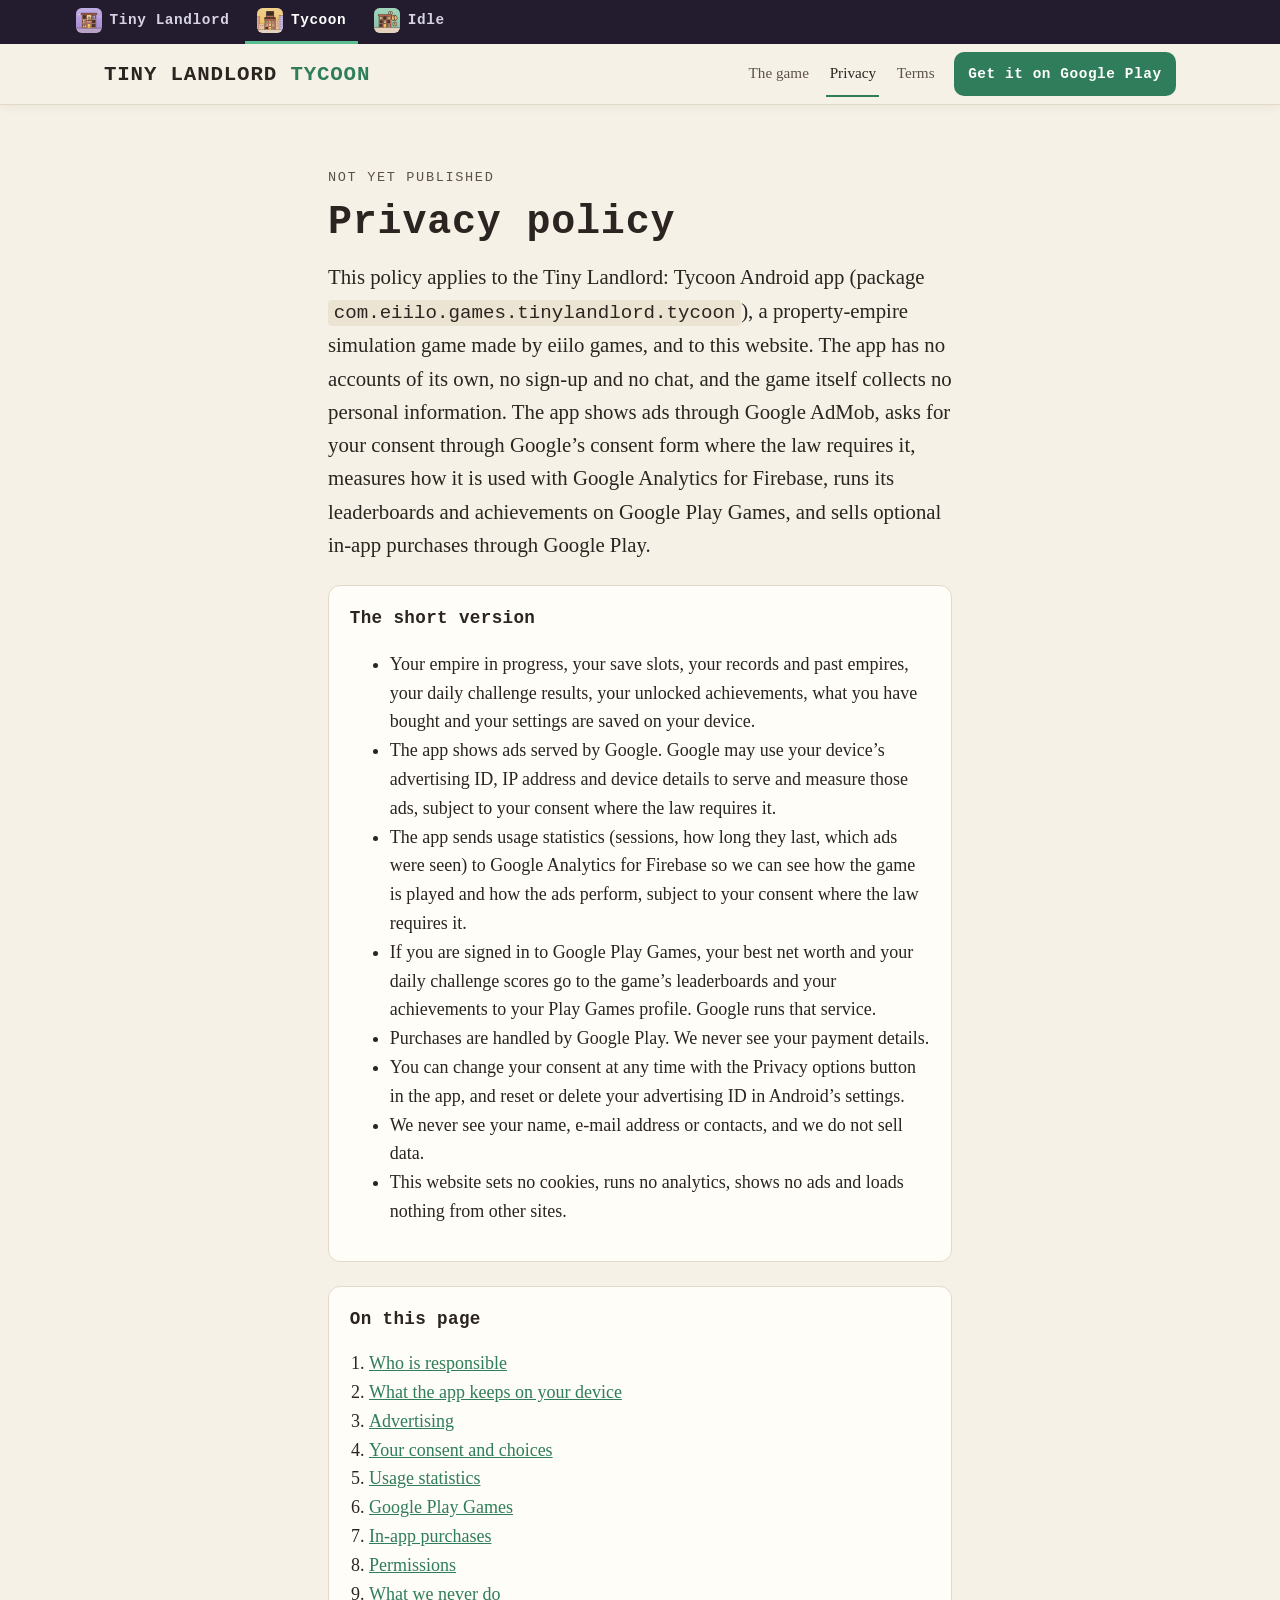
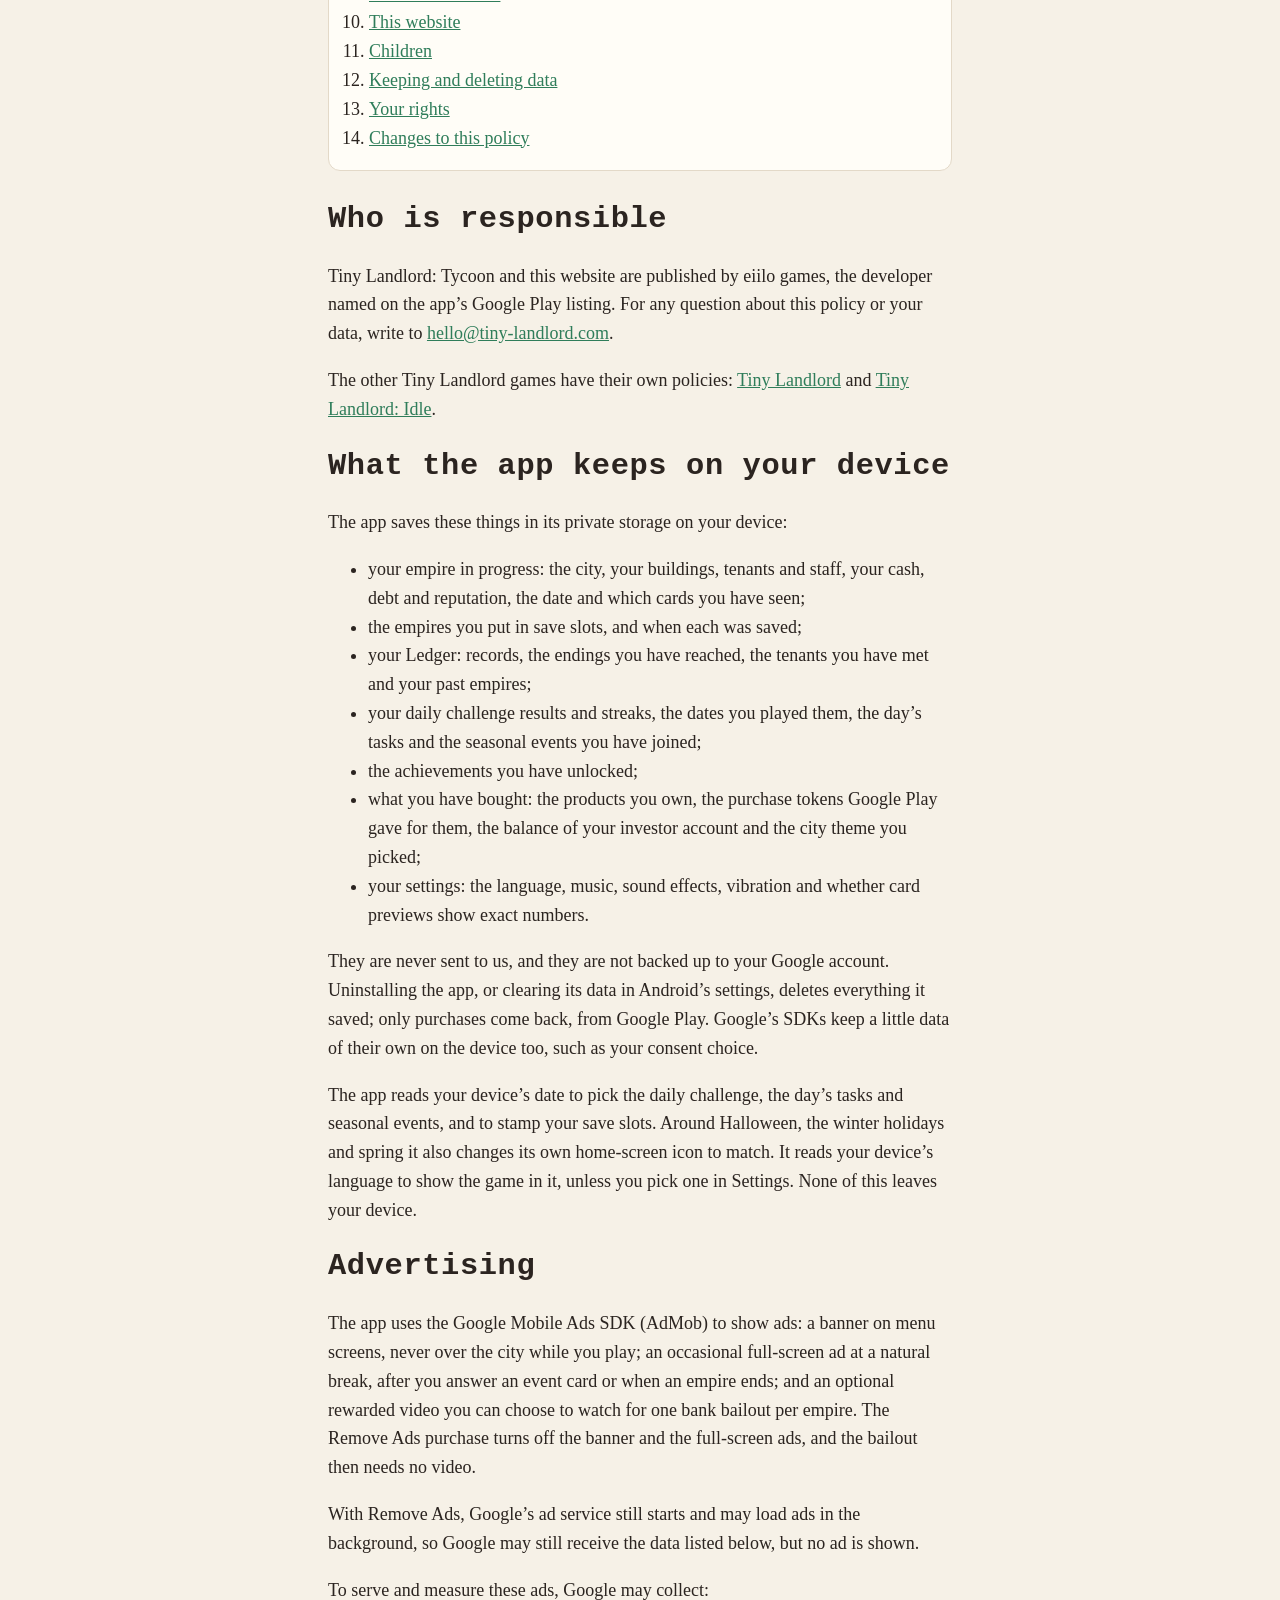
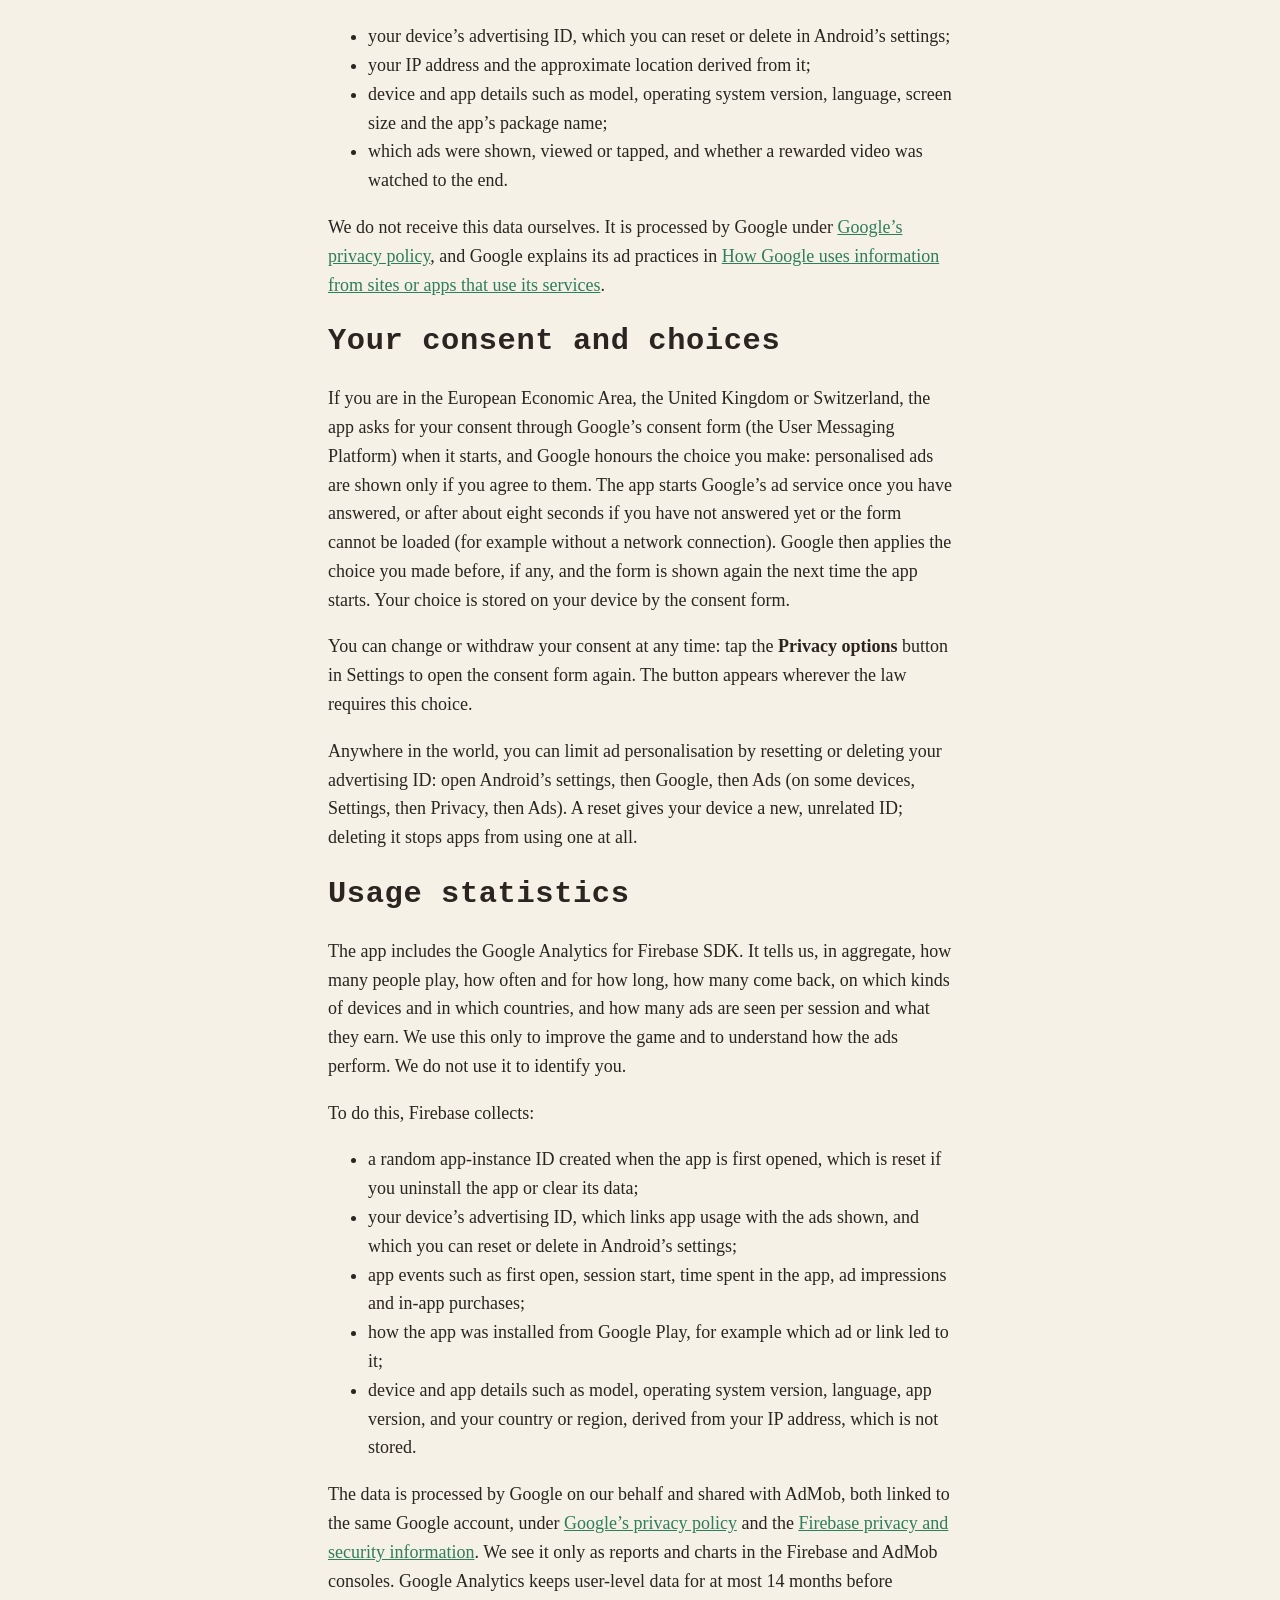
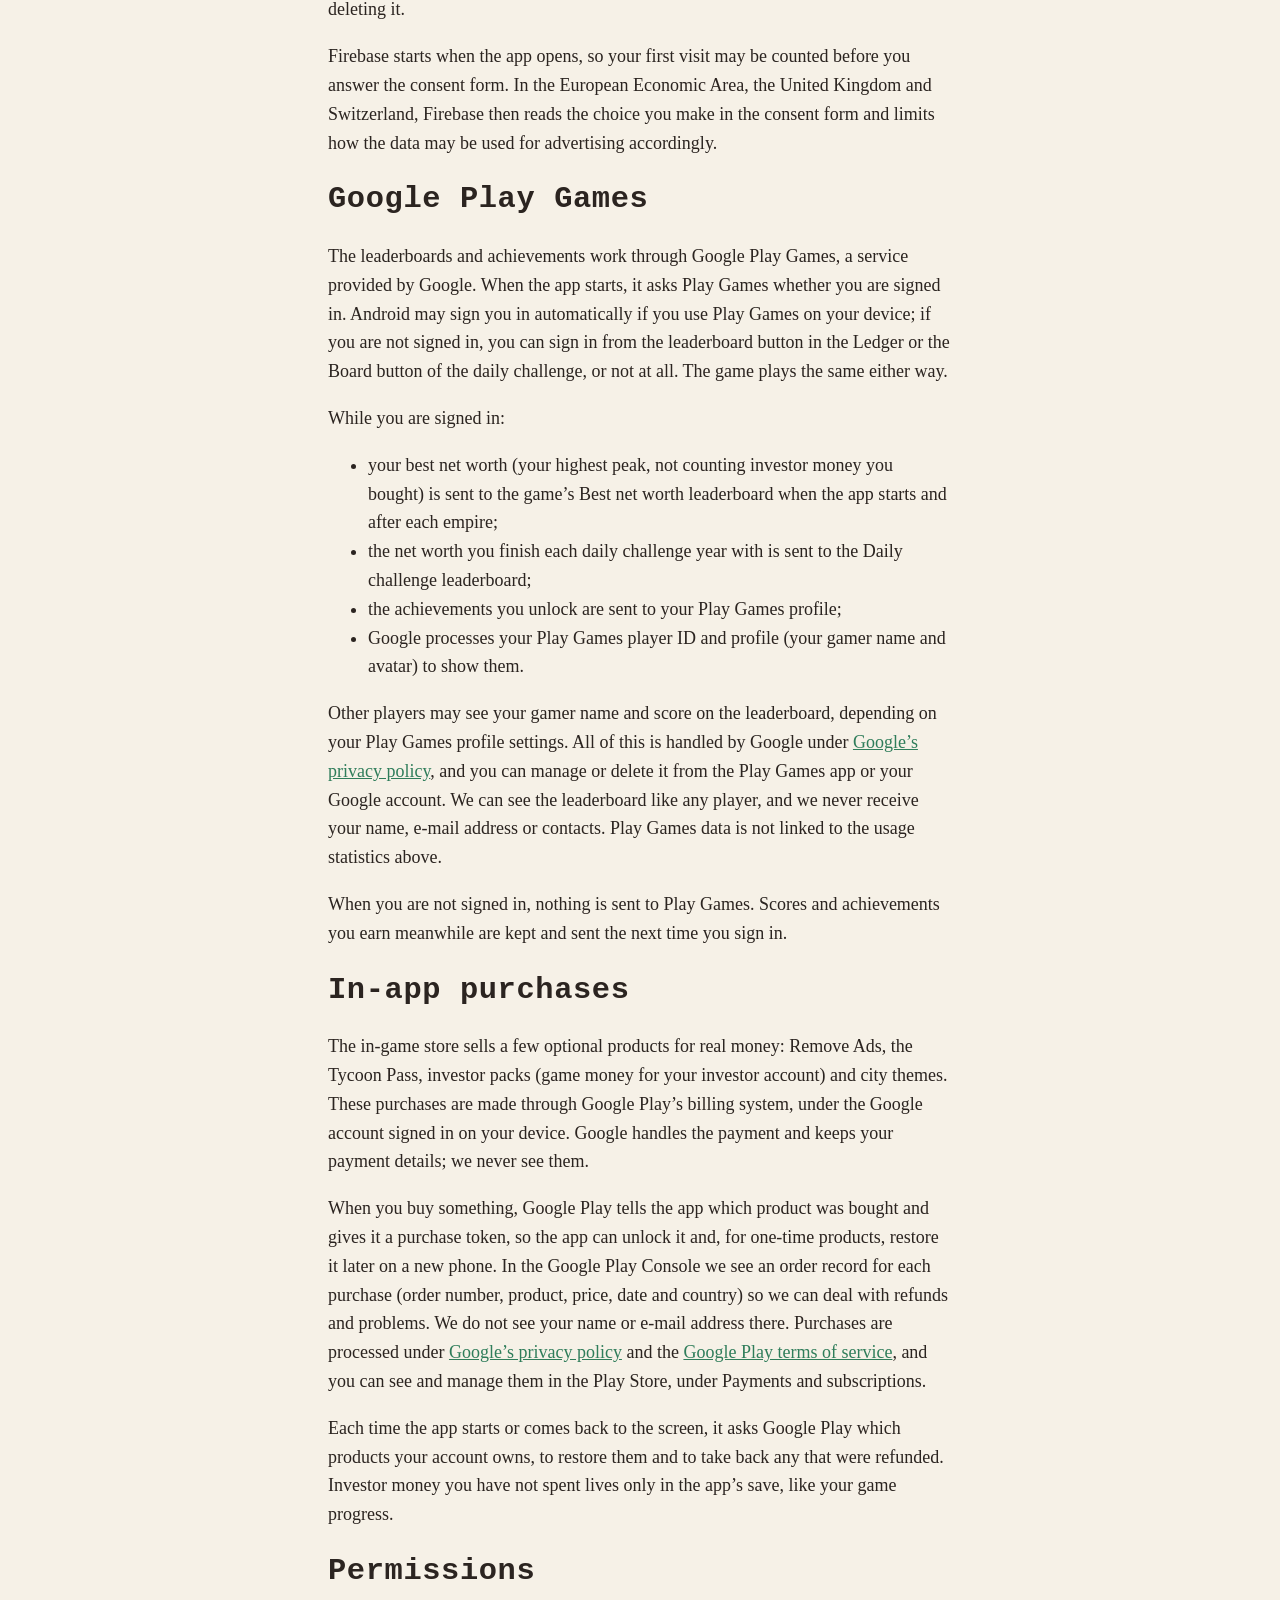
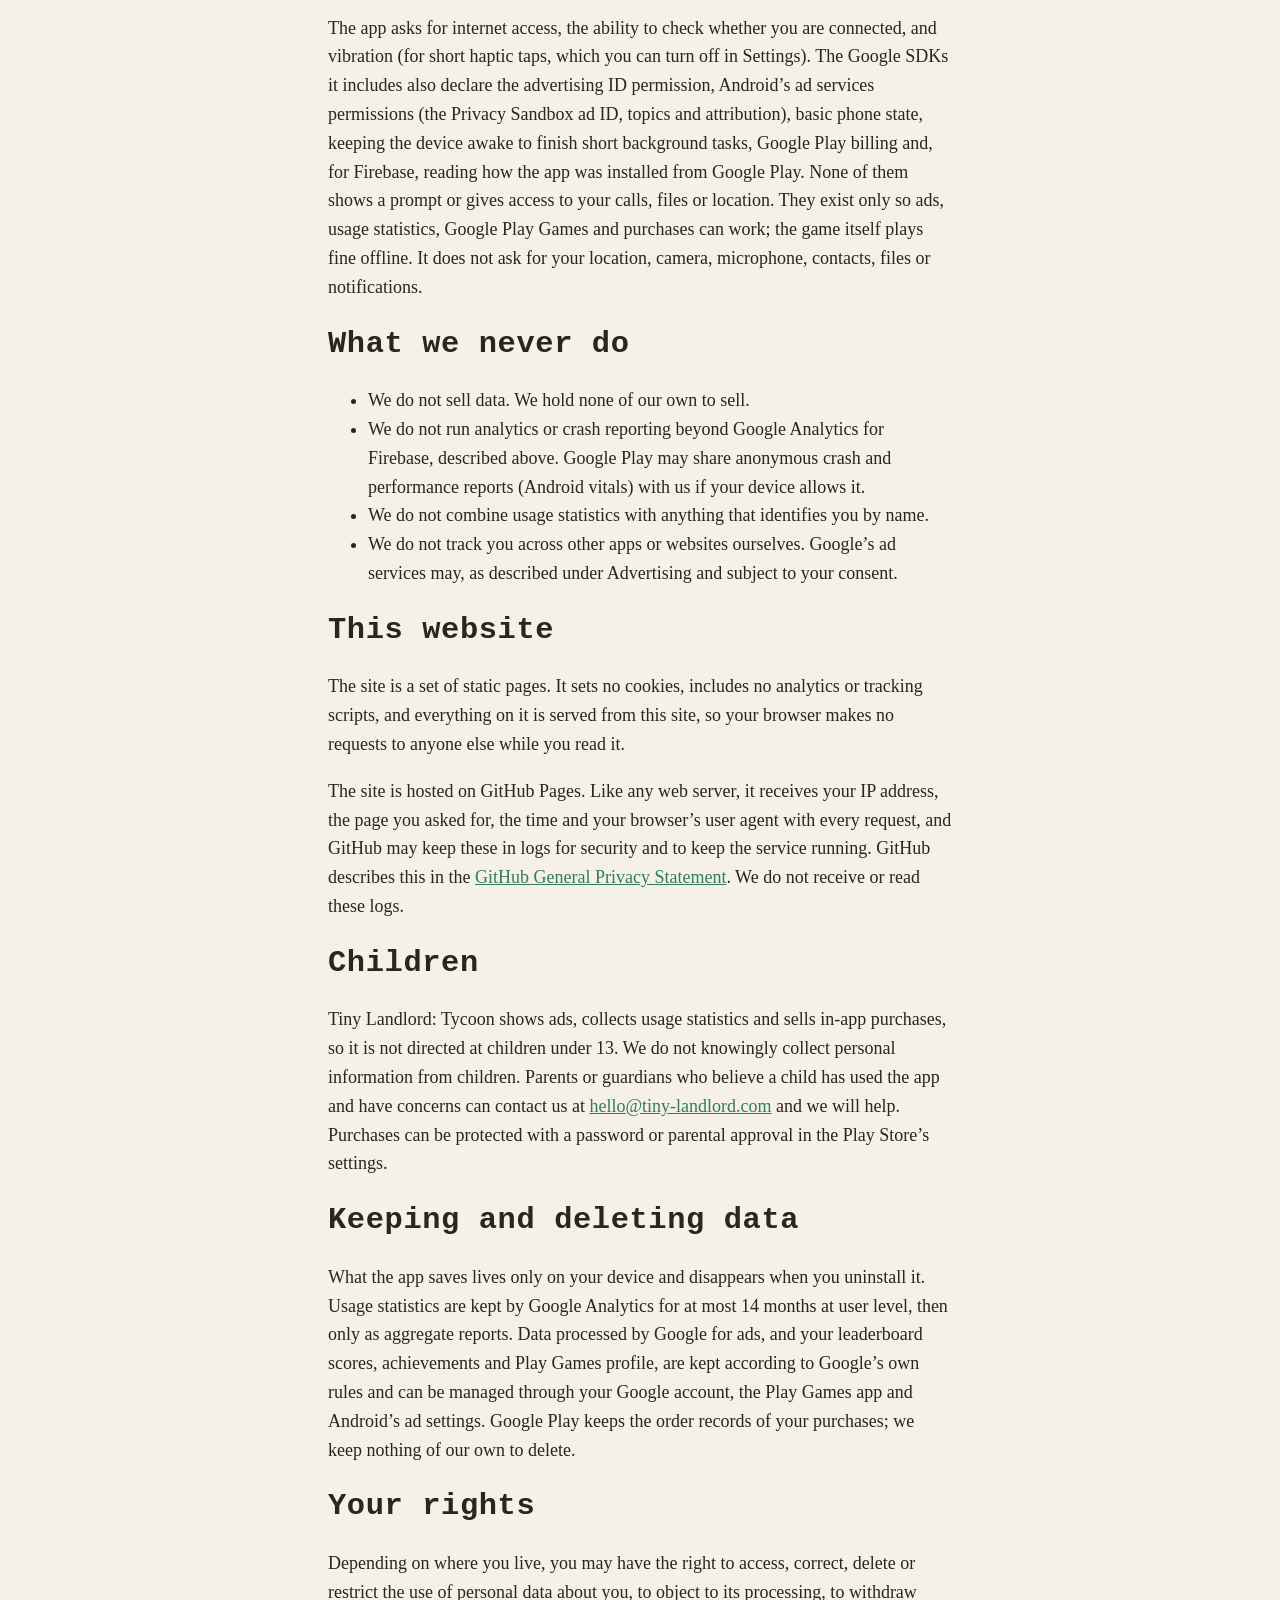
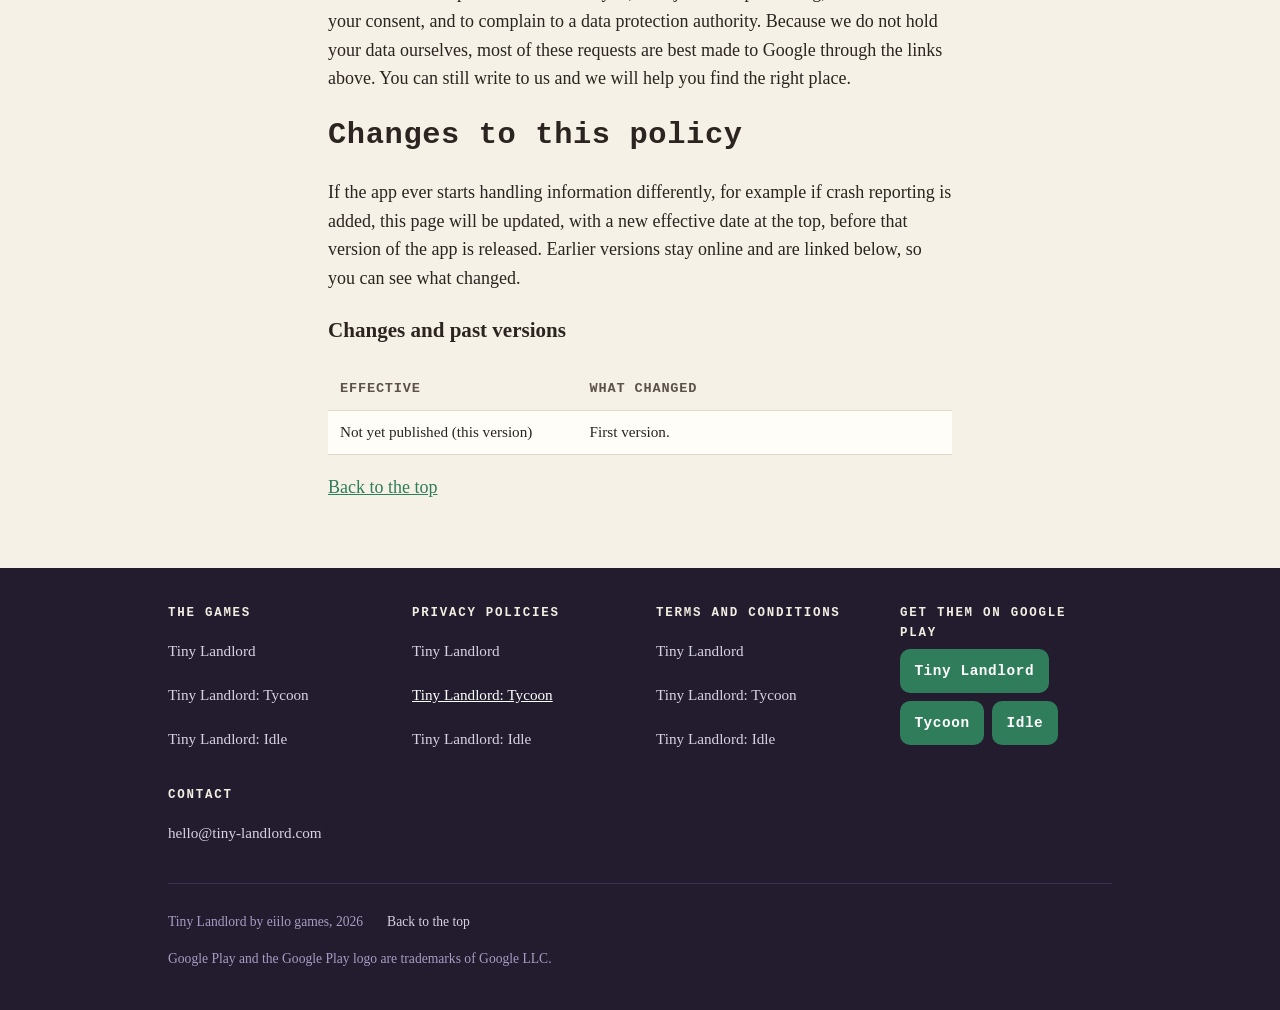
<file: tycoon/privacy/index.html>
<!doctype html>
<html lang="en">
<head>
<meta charset="utf-8">
<meta name="viewport" content="width=device-width, initial-scale=1">
<title>Privacy policy &middot; Tiny Landlord: Tycoon</title>
<meta name="description" content="What the Tiny Landlord: Tycoon Android app and this website do with your data: ads by Google AdMob, usage statistics by Google Analytics for Firebase, Google Play Games for the leaderboards and achievements, and in-app purchases through Google Play.">
<link rel="canonical" href="https://tiny-landlord.com/tycoon/privacy/">
<meta name="theme-color" content="#221c2e">
<link rel="icon" type="image/png" sizes="32x32" href="/img/tycoon-icon-32.png">
<link rel="apple-touch-icon" href="/img/tycoon-icon-180.png">
<meta property="og:title" content="Privacy policy for Tiny Landlord: Tycoon">
<meta property="og:description" content="What the Tiny Landlord: Tycoon Android app and this website do with your data.">
<meta property="og:type" content="website">
<meta property="og:url" content="https://tiny-landlord.com/tycoon/privacy/">
<meta property="og:site_name" content="Tiny Landlord">
<meta property="og:image" content="https://tiny-landlord.com/img/social-tycoon.png">
<meta property="og:image:width" content="1200">
<meta property="og:image:height" content="630">
<meta property="og:image:alt" content="Tiny Landlord: Tycoon: a hand-drawn city of strange buildings.">
<meta name="twitter:card" content="summary_large_image">
<link rel="stylesheet" href="/style.css">
<script src="/nav.js" defer></script>
</head>
<body>
<a class="skip" href="#main">Skip to content</a>

<nav class="games" id="top" aria-label="The Tiny Landlord games">
	<ul>
		<li><a href="/"><img src="/img/classic-icon-180.png" alt="" width="26" height="26">Tiny Landlord</a></li>
		<li><a href="/tycoon/" aria-current="true"><img src="/img/tycoon-icon-180.png" alt="" width="26" height="26">Tycoon</a></li>
		<li><a href="/idle/"><img src="/img/idle-icon-180.png" alt="" width="26" height="26">Idle</a></li>
	</ul>
</nav>

<header class="top">
	<div class="inner">
		<a class="brand" href="/tycoon/">TINY LANDLORD <span class="door">TYCOON</span></a>
		<nav class="sections" aria-label="On this page">
			<a href="/tycoon/">The game</a>
			<a href="/tycoon/privacy/" aria-current="page">Privacy</a>
			<a href="/tycoon/terms/">Terms</a>
		</nav>
		<a class="get" href="https://play.google.com/store/apps/details?id=com.eiilo.games.tinylandlord.tycoon"><span class="long">Get it on Google Play</span><span class="short">Install</span></a>
	</div>
</header>

<main class="doc" id="main">
	<p class="date"><time class="effective" datetime="draft">Not yet published</time></p>
	<h1>Privacy policy</h1>
	<p class="lede">This policy applies to the Tiny Landlord: Tycoon Android app (package <code>com.eiilo.games.tinylandlord.tycoon</code>), a property-empire simulation game made by eiilo games, and to this website. The app has no accounts of its own, no sign-up and no chat, and the game itself collects no personal information. The app shows ads through Google AdMob, asks for your consent through Google&rsquo;s consent form where the law requires it, measures how it is used with Google Analytics for Firebase, runs its leaderboards and achievements on Google Play Games, and sells optional in-app purchases through Google Play.</p>

	<section class="summary" aria-labelledby="short">
		<h2 id="short">The short version</h2>
		<ul>
			<li>Your empire in progress, your save slots, your records and past empires, your daily challenge results, your unlocked achievements, what you have bought and your settings are saved on your device.</li>
			<li>The app shows ads served by Google. Google may use your device&rsquo;s advertising ID, IP address and device details to serve and measure those ads, subject to your consent where the law requires it.</li>
			<li>The app sends usage statistics (sessions, how long they last, which ads were seen) to Google Analytics for Firebase so we can see how the game is played and how the ads perform, subject to your consent where the law requires it.</li>
			<li>If you are signed in to Google Play Games, your best net worth and your daily challenge scores go to the game&rsquo;s leaderboards and your achievements to your Play Games profile. Google runs that service.</li>
			<li>Purchases are handled by Google Play. We never see your payment details.</li>
			<li>You can change your consent at any time with the Privacy options button in the app, and reset or delete your advertising ID in Android&rsquo;s settings.</li>
			<li>We never see your name, e-mail address or contacts, and we do not sell data.</li>
			<li>This website sets no cookies, runs no analytics, shows no ads and loads nothing from other sites.</li>
		</ul>
	</section>

	<nav class="toc" aria-labelledby="toc-title">
		<h2 id="toc-title">On this page</h2>
		<ol>
			<li><a href="#responsible">Who is responsible</a></li>
			<li><a href="#device">What the app keeps on your device</a></li>
			<li><a href="#ads">Advertising</a></li>
			<li><a href="#consent">Your consent and choices</a></li>
			<li><a href="#analytics">Usage statistics</a></li>
			<li><a href="#play-games">Google Play Games</a></li>
			<li><a href="#purchases">In-app purchases</a></li>
			<li><a href="#permissions">Permissions</a></li>
			<li><a href="#never">What we never do</a></li>
			<li><a href="#website">This website</a></li>
			<li><a href="#children">Children</a></li>
			<li><a href="#retention">Keeping and deleting data</a></li>
			<li><a href="#rights">Your rights</a></li>
			<li><a href="#changes">Changes to this policy</a></li>
		</ol>
	</nav>

	<article class="policy">
<h2 id="responsible">Who is responsible</h2>
<p>Tiny Landlord: Tycoon and this website are published by eiilo games, the developer named on the app&rsquo;s Google Play listing. For any question about this policy or your data, write to <a href="mailto:hello@tiny-landlord.com">hello@tiny-landlord.com</a>.</p>
<p>The other Tiny Landlord games have their own policies: <a href="/privacy/">Tiny Landlord</a> and <a href="/idle/privacy/">Tiny Landlord: Idle</a>.</p>

<h2 id="device">What the app keeps on your device</h2>
<p>The app saves these things in its private storage on your device:</p>
<ul>
	<li>your empire in progress: the city, your buildings, tenants and staff, your cash, debt and reputation, the date and which cards you have seen;</li>
	<li>the empires you put in save slots, and when each was saved;</li>
	<li>your Ledger: records, the endings you have reached, the tenants you have met and your past empires;</li>
	<li>your daily challenge results and streaks, the dates you played them, the day&rsquo;s tasks and the seasonal events you have joined;</li>
	<li>the achievements you have unlocked;</li>
	<li>what you have bought: the products you own, the purchase tokens Google Play gave for them, the balance of your investor account and the city theme you picked;</li>
	<li>your settings: the language, music, sound effects, vibration and whether card previews show exact numbers.</li>
</ul>
<p>They are never sent to us, and they are not backed up to your Google account. Uninstalling the app, or clearing its data in Android&rsquo;s settings, deletes everything it saved; only purchases come back, from Google Play. Google&rsquo;s SDKs keep a little data of their own on the device too, such as your consent choice.</p>
<p>The app reads your device&rsquo;s date to pick the daily challenge, the day&rsquo;s tasks and seasonal events, and to stamp your save slots. Around Halloween, the winter holidays and spring it also changes its own home-screen icon to match. It reads your device&rsquo;s language to show the game in it, unless you pick one in Settings. None of this leaves your device.</p>

<h2 id="ads">Advertising</h2>
<p>The app uses the Google Mobile Ads SDK (AdMob) to show ads: a banner on menu screens, never over the city while you play; an occasional full-screen ad at a natural break, after you answer an event card or when an empire ends; and an optional rewarded video you can choose to watch for one bank bailout per empire. The Remove Ads purchase turns off the banner and the full-screen ads, and the bailout then needs no video.</p>
<p>With Remove Ads, Google&rsquo;s ad service still starts and may load ads in the background, so Google may still receive the data listed below, but no ad is shown.</p>
<p>To serve and measure these ads, Google may collect:</p>
<ul>
	<li>your device&rsquo;s advertising ID, which you can reset or delete in Android&rsquo;s settings;</li>
	<li>your IP address and the approximate location derived from it;</li>
	<li>device and app details such as model, operating system version, language, screen size and the app&rsquo;s package name;</li>
	<li>which ads were shown, viewed or tapped, and whether a rewarded video was watched to the end.</li>
</ul>
<p>We do not receive this data ourselves. It is processed by Google under <a href="https://policies.google.com/privacy">Google&rsquo;s privacy policy</a>, and Google explains its ad practices in <a href="https://policies.google.com/technologies/partner-sites">How Google uses information from sites or apps that use its services</a>.</p>

<h2 id="consent">Your consent and choices</h2>
<p>If you are in the European Economic Area, the United Kingdom or Switzerland, the app asks for your consent through Google&rsquo;s consent form (the User Messaging Platform) when it starts, and Google honours the choice you make: personalised ads are shown only if you agree to them. The app starts Google&rsquo;s ad service once you have answered, or after about eight seconds if you have not answered yet or the form cannot be loaded (for example without a network connection). Google then applies the choice you made before, if any, and the form is shown again the next time the app starts. Your choice is stored on your device by the consent form.</p>
<p>You can change or withdraw your consent at any time: tap the <strong>Privacy options</strong> button in Settings to open the consent form again. The button appears wherever the law requires this choice.</p>
<p>Anywhere in the world, you can limit ad personalisation by resetting or deleting your advertising ID: open Android&rsquo;s settings, then Google, then Ads (on some devices, Settings, then Privacy, then Ads). A reset gives your device a new, unrelated ID; deleting it stops apps from using one at all.</p>

<h2 id="analytics">Usage statistics</h2>
<p>The app includes the Google Analytics for Firebase SDK. It tells us, in aggregate, how many people play, how often and for how long, how many come back, on which kinds of devices and in which countries, and how many ads are seen per session and what they earn. We use this only to improve the game and to understand how the ads perform. We do not use it to identify you.</p>
<p>To do this, Firebase collects:</p>
<ul>
	<li>a random app-instance ID created when the app is first opened, which is reset if you uninstall the app or clear its data;</li>
	<li>your device&rsquo;s advertising ID, which links app usage with the ads shown, and which you can reset or delete in Android&rsquo;s settings;</li>
	<li>app events such as first open, session start, time spent in the app, ad impressions and in-app purchases;</li>
	<li>how the app was installed from Google Play, for example which ad or link led to it;</li>
	<li>device and app details such as model, operating system version, language, app version, and your country or region, derived from your IP address, which is not stored.</li>
</ul>
<p>The data is processed by Google on our behalf and shared with AdMob, both linked to the same Google account, under <a href="https://policies.google.com/privacy">Google&rsquo;s privacy policy</a> and the <a href="https://firebase.google.com/support/privacy">Firebase privacy and security information</a>. We see it only as reports and charts in the Firebase and AdMob consoles. Google Analytics keeps user-level data for at most 14 months before deleting it.</p>
<p>Firebase starts when the app opens, so your first visit may be counted before you answer the consent form. In the European Economic Area, the United Kingdom and Switzerland, Firebase then reads the choice you make in the consent form and limits how the data may be used for advertising accordingly.</p>

<h2 id="play-games">Google Play Games</h2>
<p>The leaderboards and achievements work through Google Play Games, a service provided by Google. When the app starts, it asks Play Games whether you are signed in. Android may sign you in automatically if you use Play Games on your device; if you are not signed in, you can sign in from the leaderboard button in the Ledger or the Board button of the daily challenge, or not at all. The game plays the same either way.</p>
<p>While you are signed in:</p>
<ul>
	<li>your best net worth (your highest peak, not counting investor money you bought) is sent to the game&rsquo;s Best net worth leaderboard when the app starts and after each empire;</li>
	<li>the net worth you finish each daily challenge year with is sent to the Daily challenge leaderboard;</li>
	<li>the achievements you unlock are sent to your Play Games profile;</li>
	<li>Google processes your Play Games player ID and profile (your gamer name and avatar) to show them.</li>
</ul>
<p>Other players may see your gamer name and score on the leaderboard, depending on your Play Games profile settings. All of this is handled by Google under <a href="https://policies.google.com/privacy">Google&rsquo;s privacy policy</a>, and you can manage or delete it from the Play Games app or your Google account. We can see the leaderboard like any player, and we never receive your name, e-mail address or contacts. Play Games data is not linked to the usage statistics above.</p>
<p>When you are not signed in, nothing is sent to Play Games. Scores and achievements you earn meanwhile are kept and sent the next time you sign in.</p>

<h2 id="purchases">In-app purchases</h2>
<p>The in-game store sells a few optional products for real money: Remove Ads, the Tycoon Pass, investor packs (game money for your investor account) and city themes. These purchases are made through Google Play&rsquo;s billing system, under the Google account signed in on your device. Google handles the payment and keeps your payment details; we never see them.</p>
<p>When you buy something, Google Play tells the app which product was bought and gives it a purchase token, so the app can unlock it and, for one-time products, restore it later on a new phone. In the Google Play Console we see an order record for each purchase (order number, product, price, date and country) so we can deal with refunds and problems. We do not see your name or e-mail address there. Purchases are processed under <a href="https://policies.google.com/privacy">Google&rsquo;s privacy policy</a> and the <a href="https://play.google.com/about/play-terms/">Google Play terms of service</a>, and you can see and manage them in the Play Store, under Payments and subscriptions.</p>
<p>Each time the app starts or comes back to the screen, it asks Google Play which products your account owns, to restore them and to take back any that were refunded. Investor money you have not spent lives only in the app&rsquo;s save, like your game progress.</p>

<h2 id="permissions">Permissions</h2>
<p>The app asks for internet access, the ability to check whether you are connected, and vibration (for short haptic taps, which you can turn off in Settings). The Google SDKs it includes also declare the advertising ID permission, Android&rsquo;s ad services permissions (the Privacy Sandbox ad ID, topics and attribution), basic phone state, keeping the device awake to finish short background tasks, Google Play billing and, for Firebase, reading how the app was installed from Google Play. None of them shows a prompt or gives access to your calls, files or location. They exist only so ads, usage statistics, Google Play Games and purchases can work; the game itself plays fine offline. It does not ask for your location, camera, microphone, contacts, files or notifications.</p>

<h2 id="never">What we never do</h2>
<ul class="never">
	<li>We do not sell data. We hold none of our own to sell.</li>
	<li>We do not run analytics or crash reporting beyond Google Analytics for Firebase, described above. Google Play may share anonymous crash and performance reports (Android vitals) with us if your device allows it.</li>
	<li>We do not combine usage statistics with anything that identifies you by name.</li>
	<li>We do not track you across other apps or websites ourselves. Google&rsquo;s ad services may, as described under Advertising and subject to your consent.</li>
</ul>

<h2 id="website">This website</h2>
<p>The site is a set of static pages. It sets no cookies, includes no analytics or tracking scripts, and everything on it is served from this site, so your browser makes no requests to anyone else while you read it.</p>
<p>The site is hosted on GitHub Pages. Like any web server, it receives your IP address, the page you asked for, the time and your browser&rsquo;s user agent with every request, and GitHub may keep these in logs for security and to keep the service running. GitHub describes this in the <a href="https://docs.github.com/en/site-policy/privacy-policies/github-general-privacy-statement">GitHub General Privacy Statement</a>. We do not receive or read these logs.</p>

<h2 id="children">Children</h2>
<p>Tiny Landlord: Tycoon shows ads, collects usage statistics and sells in-app purchases, so it is not directed at children under 13. We do not knowingly collect personal information from children. Parents or guardians who believe a child has used the app and have concerns can contact us at <a href="mailto:hello@tiny-landlord.com">hello@tiny-landlord.com</a> and we will help. Purchases can be protected with a password or parental approval in the Play Store&rsquo;s settings.</p>

<h2 id="retention">Keeping and deleting data</h2>
<p>What the app saves lives only on your device and disappears when you uninstall it. Usage statistics are kept by Google Analytics for at most 14 months at user level, then only as aggregate reports. Data processed by Google for ads, and your leaderboard scores, achievements and Play Games profile, are kept according to Google&rsquo;s own rules and can be managed through your Google account, the Play Games app and Android&rsquo;s ad settings. Google Play keeps the order records of your purchases; we keep nothing of our own to delete.</p>

<h2 id="rights">Your rights</h2>
<p>Depending on where you live, you may have the right to access, correct, delete or restrict the use of personal data about you, to object to its processing, to withdraw your consent, and to complain to a data protection authority. Because we do not hold your data ourselves, most of these requests are best made to Google through the links above. You can still write to us and we will help you find the right place.</p>

<h2 id="changes">Changes to this policy</h2>
<p>If the app ever starts handling information differently, for example if crash reporting is added, this page will be updated, with a new effective date at the top, before that version of the app is released. Earlier versions stay online and are linked below, so you can see what changed.</p>
<h3 id="versions">Changes and past versions</h3>
<div class="tablewrap">
<table>
	<thead><tr><th scope="col">Effective</th><th scope="col">What changed</th></tr></thead>
	<tbody data-versions>
		<tr data-current><td>Not yet published (this version)</td><td>First version.</td></tr>
	</tbody>
</table>
</div>
<p class="top-link"><a href="#top">Back to the top</a></p>
	</article>
</main>

<footer>
	<div class="inner">
		<div class="foot">
			<div>
				<p class="foot-h">The games</p>
				<ul>
					<li><a href="/">Tiny Landlord</a></li>
					<li><a href="/tycoon/">Tiny Landlord: Tycoon</a></li>
					<li><a href="/idle/">Tiny Landlord: Idle</a></li>
				</ul>
			</div>
			<div>
				<p class="foot-h">Privacy policies</p>
				<ul>
					<li><a href="/privacy/">Tiny Landlord</a></li>
					<li><a href="/tycoon/privacy/" aria-current="page">Tiny Landlord: Tycoon</a></li>
					<li><a href="/idle/privacy/">Tiny Landlord: Idle</a></li>
				</ul>
			</div>
			<div>
				<p class="foot-h">Terms and conditions</p>
				<ul>
					<li><a href="/terms/">Tiny Landlord</a></li>
					<li><a href="/tycoon/terms/">Tiny Landlord: Tycoon</a></li>
					<li><a href="/idle/terms/">Tiny Landlord: Idle</a></li>
				</ul>
			</div>
			<div>
				<p class="foot-h">Get them on Google Play</p>
				<ul class="foot-get">
					<li><a class="get" href="https://play.google.com/store/apps/details?id=com.eiilo.games.tinylandlord" aria-label="Get Tiny Landlord on Google Play">Tiny Landlord</a></li>
					<li><a class="get" href="https://play.google.com/store/apps/details?id=com.eiilo.games.tinylandlord.tycoon" aria-label="Get Tiny Landlord: Tycoon on Google Play">Tycoon</a></li>
					<li><a class="get" href="https://play.google.com/store/apps/details?id=com.eiilo.games.tinylandlord.idle" aria-label="Get Tiny Landlord: Idle on Google Play">Idle</a></li>
				</ul>
			</div>
			<div>
				<p class="foot-h">Contact</p>
				<a href="mailto:hello@tiny-landlord.com">hello@tiny-landlord.com</a>
			</div>
		</div>
		<p class="legal"><span>Tiny Landlord by eiilo games, 2026</span> <a href="#top">Back to the top</a> <span class="tm">Google Play and the Google Play logo are trademarks of Google LLC.</span></p>
	</div>
</footer>
</body>
</html>
</file>
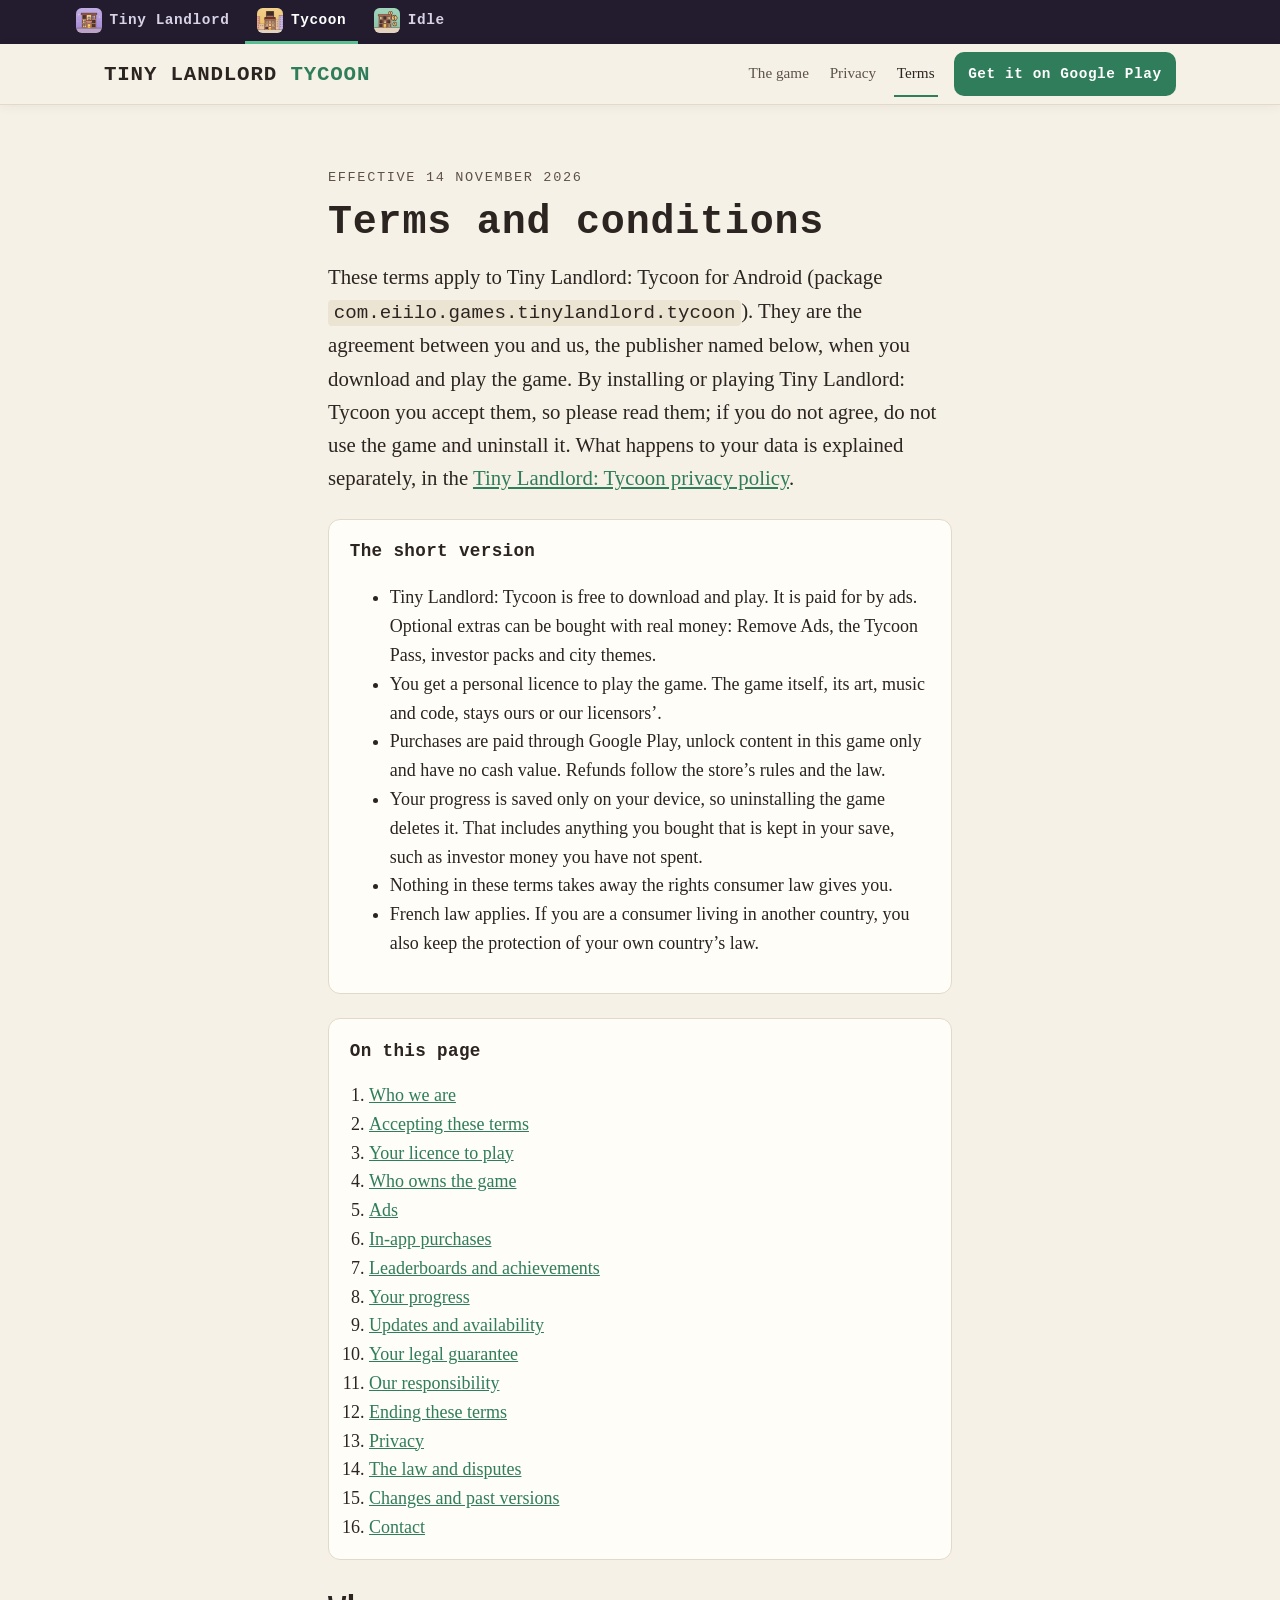
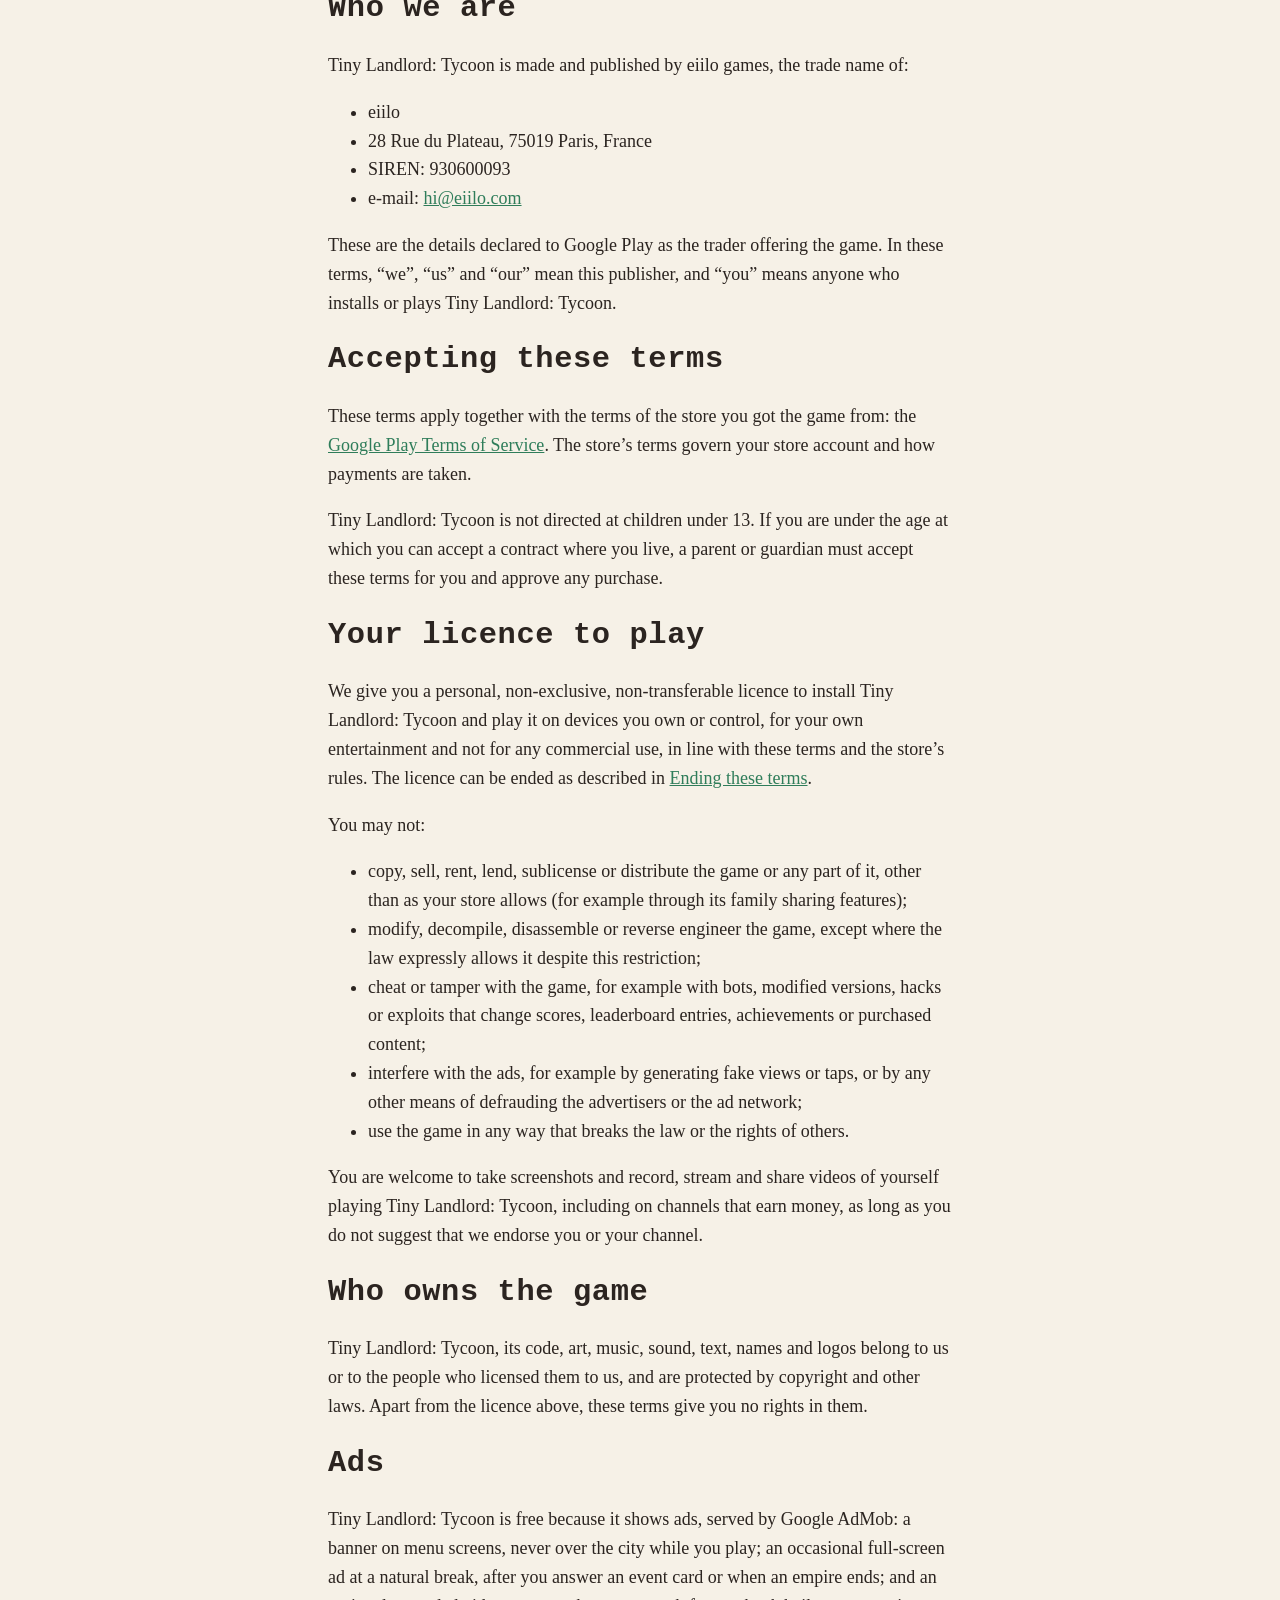
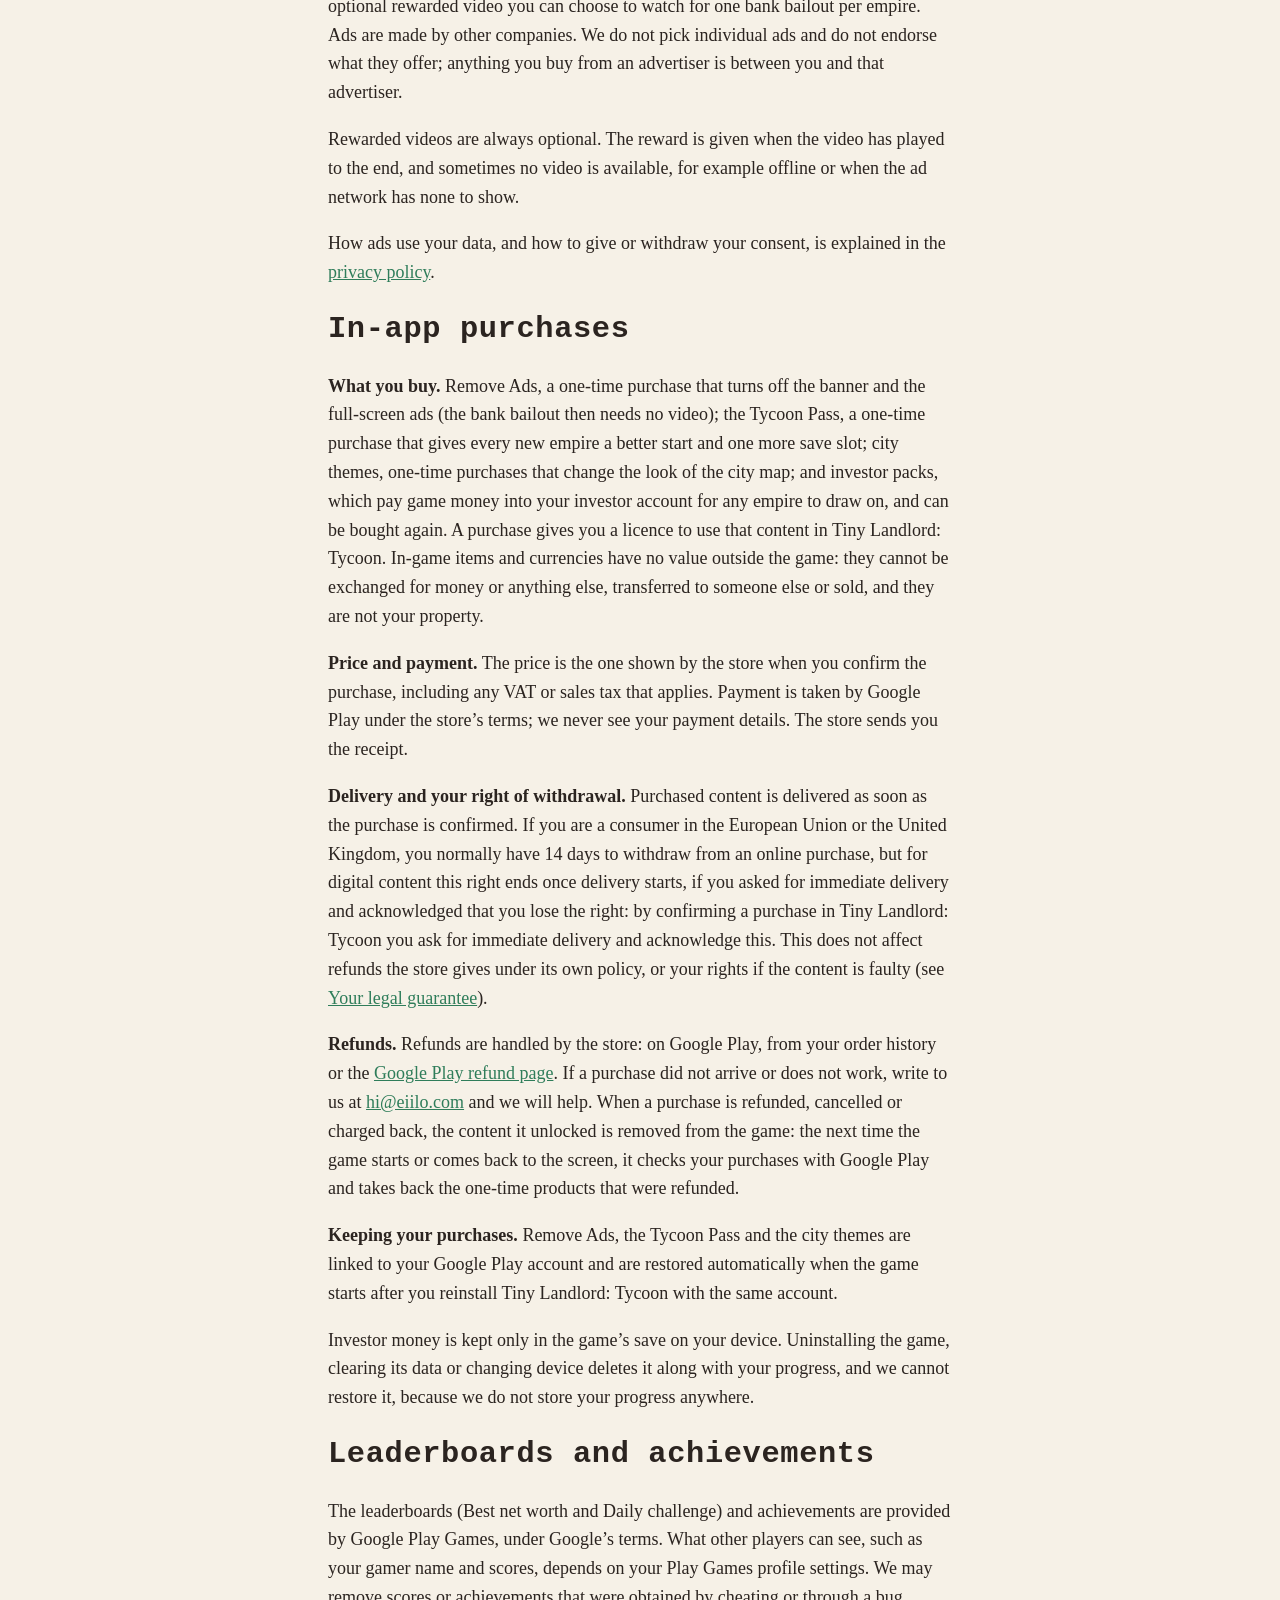
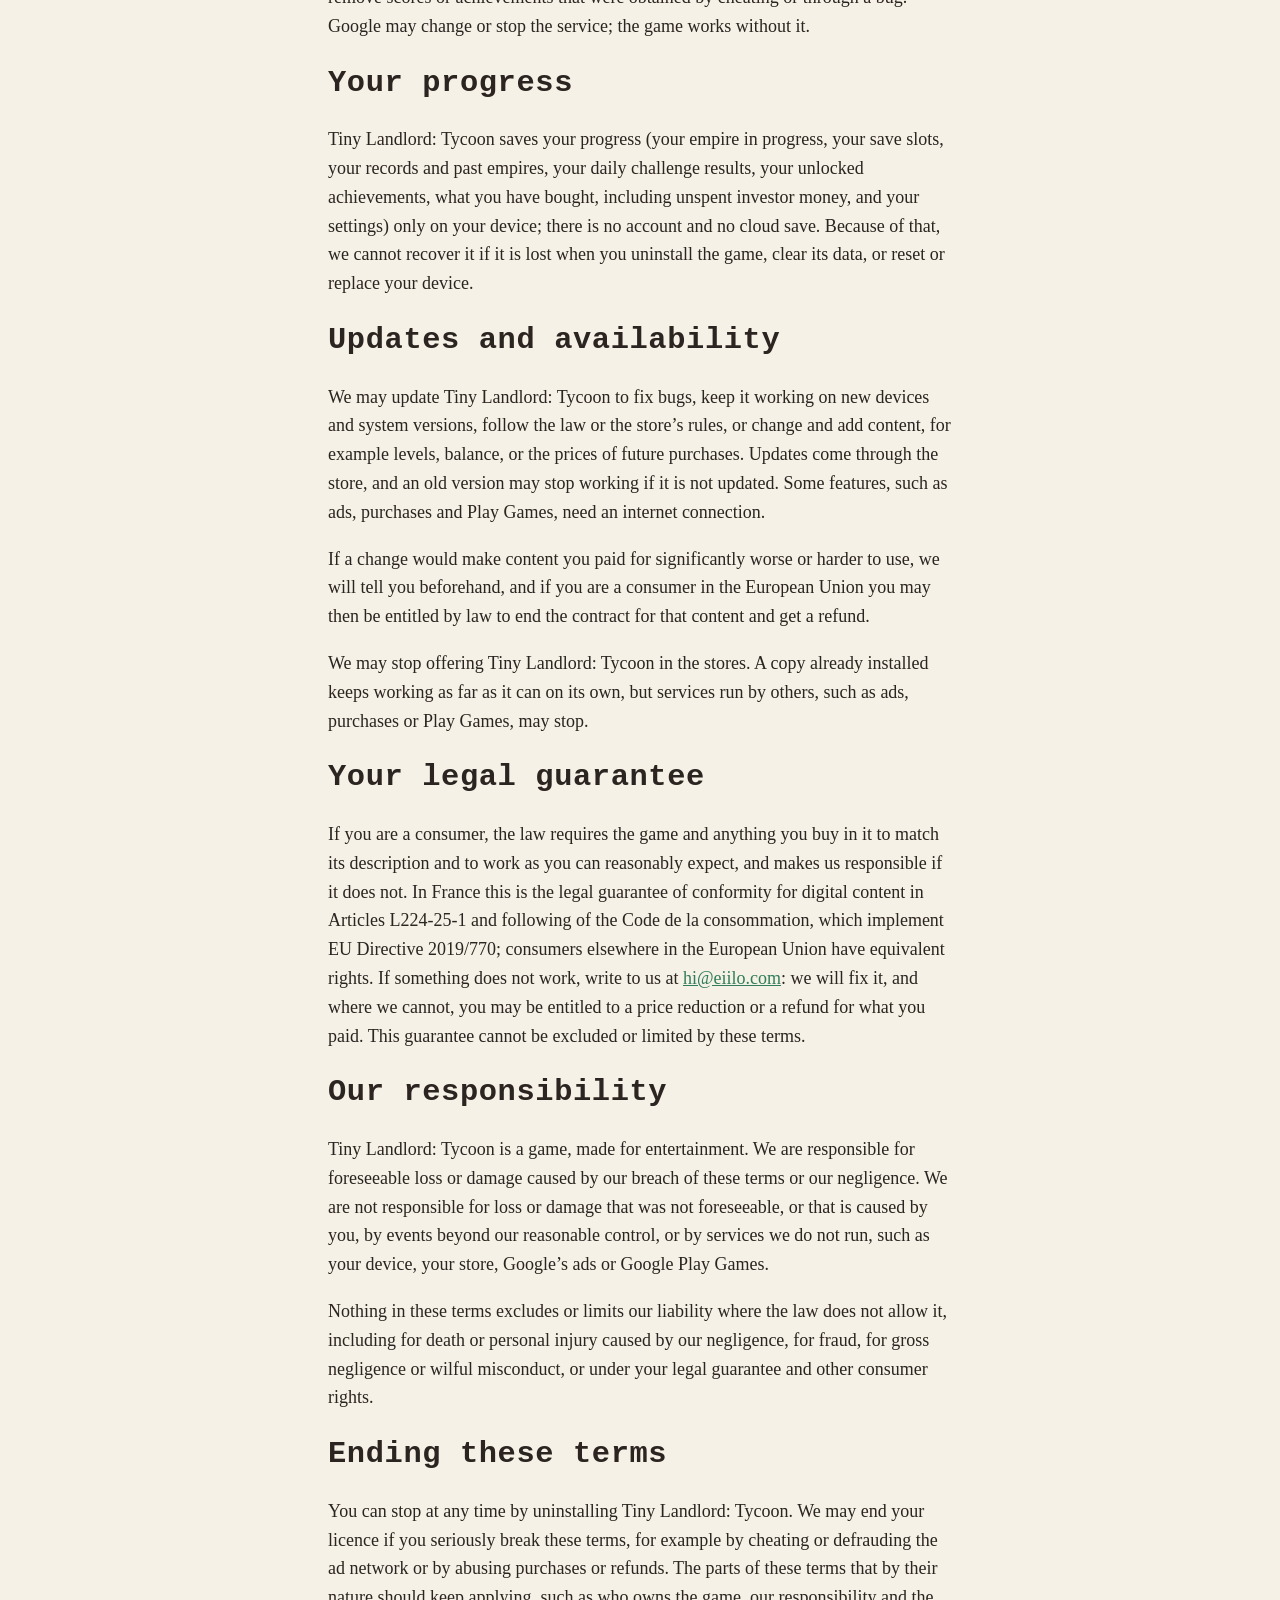
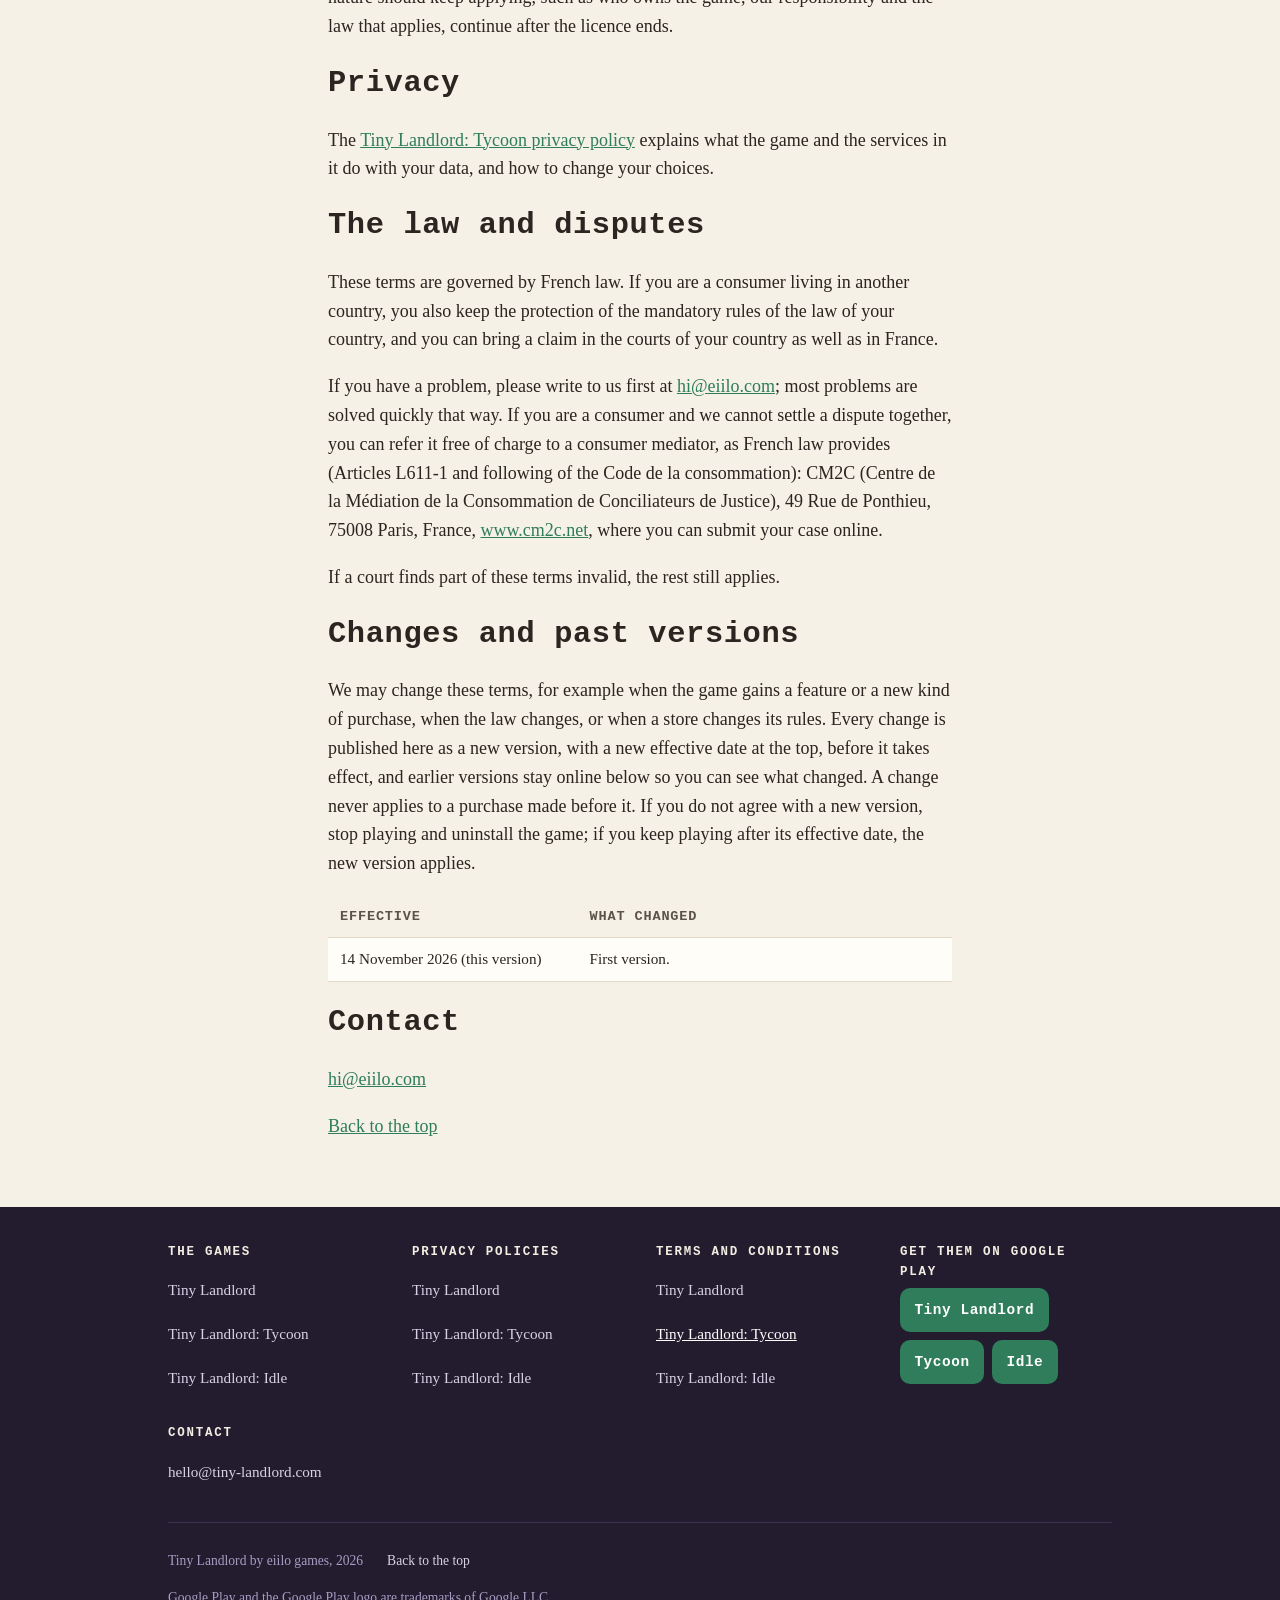
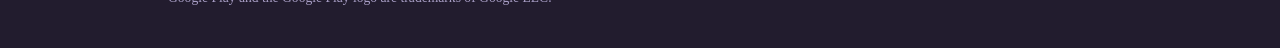
<file: tycoon/terms/index.html>
<!doctype html>
<html lang="en">
<head>
<meta charset="utf-8">
<meta name="viewport" content="width=device-width, initial-scale=1">
<title>Terms and conditions &middot; Tiny Landlord: Tycoon</title>
<meta name="description" content="The terms for playing Tiny Landlord: Tycoon and buying its optional extras: who publishes it, your licence to play, ads, purchases and refunds, your consumer rights and the law that applies.">
<link rel="canonical" href="https://tiny-landlord.com/tycoon/terms/">
<meta name="theme-color" content="#221c2e">
<link rel="icon" type="image/png" sizes="32x32" href="/img/tycoon-icon-32.png">
<link rel="apple-touch-icon" href="/img/tycoon-icon-180.png">
<meta property="og:title" content="Terms and conditions for Tiny Landlord: Tycoon">
<meta property="og:description" content="The terms for playing Tiny Landlord: Tycoon and buying its optional extras.">
<meta property="og:type" content="website">
<meta property="og:url" content="https://tiny-landlord.com/tycoon/terms/">
<meta property="og:site_name" content="Tiny Landlord">
<meta property="og:image" content="https://tiny-landlord.com/img/social-tycoon.png">
<meta property="og:image:width" content="1200">
<meta property="og:image:height" content="630">
<meta property="og:image:alt" content="Tiny Landlord: Tycoon: a hand-drawn city of strange buildings.">
<meta name="twitter:card" content="summary_large_image">
<link rel="stylesheet" href="/style.css">
<script src="/nav.js" defer></script>
</head>
<body>
<a class="skip" href="#main">Skip to content</a>

<nav class="games" id="top" aria-label="The Tiny Landlord games">
	<ul>
		<li><a href="/"><img src="/img/classic-icon-180.png" alt="" width="26" height="26">Tiny Landlord</a></li>
		<li><a href="/tycoon/" aria-current="true"><img src="/img/tycoon-icon-180.png" alt="" width="26" height="26">Tycoon</a></li>
		<li><a href="/idle/"><img src="/img/idle-icon-180.png" alt="" width="26" height="26">Idle</a></li>
	</ul>
</nav>

<header class="top">
	<div class="inner">
		<a class="brand" href="/tycoon/">TINY LANDLORD <span class="door">TYCOON</span></a>
		<nav class="sections" aria-label="On this page">
			<a href="/tycoon/">The game</a>
			<a href="/tycoon/privacy/">Privacy</a>
			<a href="/tycoon/terms/" aria-current="page">Terms</a>
		</nav>
		<a class="get" href="https://play.google.com/store/apps/details?id=com.eiilo.games.tinylandlord.tycoon"><span class="long">Get it on Google Play</span><span class="short">Install</span></a>
	</div>
</header>

<main class="doc" id="main">
	<p class="date"><time class="effective" datetime="2026-11-14">Effective 14 November 2026</time></p>
	<!-- archived-notice -->
	<h1>Terms and conditions</h1>
	<p class="lede">These terms apply to Tiny Landlord: Tycoon for Android (package <code>com.eiilo.games.tinylandlord.tycoon</code>). They are the agreement between you and us, the publisher named below, when you download and play the game. By installing or playing Tiny Landlord: Tycoon you accept them, so please read them; if you do not agree, do not use the game and uninstall it. What happens to your data is explained separately, in the <a href="/tycoon/privacy/">Tiny Landlord: Tycoon privacy policy</a>.</p>

	<section class="summary" aria-labelledby="short">
		<h2 id="short">The short version</h2>
		<ul>
			<li>Tiny Landlord: Tycoon is free to download and play. It is paid for by ads. Optional extras can be bought with real money: Remove Ads, the Tycoon Pass, investor packs and city themes.</li>
			<li>You get a personal licence to play the game. The game itself, its art, music and code, stays ours or our licensors&rsquo;.</li>
			<li>Purchases are paid through Google Play, unlock content in this game only and have no cash value. Refunds follow the store&rsquo;s rules and the law.</li>
			<li>Your progress is saved only on your device, so uninstalling the game deletes it. That includes anything you bought that is kept in your save, such as investor money you have not spent.</li>
			<li>Nothing in these terms takes away the rights consumer law gives you.</li>
			<li>French law applies. If you are a consumer living in another country, you also keep the protection of your own country&rsquo;s law.</li>
		</ul>
	</section>

	<nav class="toc" aria-labelledby="toc-title">
		<h2 id="toc-title">On this page</h2>
		<ol>
			<li><a href="#who">Who we are</a></li>
			<li><a href="#accepting">Accepting these terms</a></li>
			<li><a href="#licence">Your licence to play</a></li>
			<li><a href="#ownership">Who owns the game</a></li>
			<li><a href="#ads">Ads</a></li>
			<li><a href="#purchases">In-app purchases</a></li>
			<li><a href="#play-games">Leaderboards and achievements</a></li>
			<li><a href="#progress">Your progress</a></li>
			<li><a href="#updates">Updates and availability</a></li>
			<li><a href="#guarantee">Your legal guarantee</a></li>
			<li><a href="#responsibility">Our responsibility</a></li>
			<li><a href="#ending">Ending these terms</a></li>
			<li><a href="#privacy">Privacy</a></li>
			<li><a href="#law">The law and disputes</a></li>
			<li><a href="#changes">Changes and past versions</a></li>
			<li><a href="#contact">Contact</a></li>
		</ol>
	</nav>

	<article class="policy">
<h2 id="who">Who we are</h2>
<p>Tiny Landlord: Tycoon is made and published by eiilo games, the trade name of:</p>
<ul>
	<li>eiilo</li>
	<li>28 Rue du Plateau, 75019 Paris, France</li>
	<li>SIREN: 930600093</li>
	<li>e-mail: <a href="mailto:hi@eiilo.com">hi@eiilo.com</a></li>
</ul>
<p>These are the details declared to Google Play as the trader offering the game. In these terms, &ldquo;we&rdquo;, &ldquo;us&rdquo; and &ldquo;our&rdquo; mean this publisher, and &ldquo;you&rdquo; means anyone who installs or plays Tiny Landlord: Tycoon.</p>

<h2 id="accepting">Accepting these terms</h2>
<p>These terms apply together with the terms of the store you got the game from: the <a href="https://play.google.com/about/play-terms/">Google Play Terms of Service</a>. The store&rsquo;s terms govern your store account and how payments are taken.</p>
<p>Tiny Landlord: Tycoon is not directed at children under 13. If you are under the age at which you can accept a contract where you live, a parent or guardian must accept these terms for you and approve any purchase.</p>

<h2 id="licence">Your licence to play</h2>
<p>We give you a personal, non-exclusive, non-transferable licence to install Tiny Landlord: Tycoon and play it on devices you own or control, for your own entertainment and not for any commercial use, in line with these terms and the store&rsquo;s rules. The licence can be ended as described in <a href="#ending">Ending these terms</a>.</p>
<p>You may not:</p>
<ul>
	<li>copy, sell, rent, lend, sublicense or distribute the game or any part of it, other than as your store allows (for example through its family sharing features);</li>
	<li>modify, decompile, disassemble or reverse engineer the game, except where the law expressly allows it despite this restriction;</li>
	<li>cheat or tamper with the game, for example with bots, modified versions, hacks or exploits that change scores, leaderboard entries, achievements or purchased content;</li>
	<li>interfere with the ads, for example by generating fake views or taps, or by any other means of defrauding the advertisers or the ad network;</li>
	<li>use the game in any way that breaks the law or the rights of others.</li>
</ul>
<p>You are welcome to take screenshots and record, stream and share videos of yourself playing Tiny Landlord: Tycoon, including on channels that earn money, as long as you do not suggest that we endorse you or your channel.</p>

<h2 id="ownership">Who owns the game</h2>
<p>Tiny Landlord: Tycoon, its code, art, music, sound, text, names and logos belong to us or to the people who licensed them to us, and are protected by copyright and other laws. Apart from the licence above, these terms give you no rights in them.</p>

<h2 id="ads">Ads</h2>
<p>Tiny Landlord: Tycoon is free because it shows ads, served by Google AdMob: a banner on menu screens, never over the city while you play; an occasional full-screen ad at a natural break, after you answer an event card or when an empire ends; and an optional rewarded video you can choose to watch for one bank bailout per empire. Ads are made by other companies. We do not pick individual ads and do not endorse what they offer; anything you buy from an advertiser is between you and that advertiser.</p>
<p>Rewarded videos are always optional. The reward is given when the video has played to the end, and sometimes no video is available, for example offline or when the ad network has none to show.</p>
<p>How ads use your data, and how to give or withdraw your consent, is explained in the <a href="/tycoon/privacy/">privacy policy</a>.</p>

<h2 id="purchases">In-app purchases</h2>
<p><strong>What you buy.</strong> Remove Ads, a one-time purchase that turns off the banner and the full-screen ads (the bank bailout then needs no video); the Tycoon Pass, a one-time purchase that gives every new empire a better start and one more save slot; city themes, one-time purchases that change the look of the city map; and investor packs, which pay game money into your investor account for any empire to draw on, and can be bought again. A purchase gives you a licence to use that content in Tiny Landlord: Tycoon. In-game items and currencies have no value outside the game: they cannot be exchanged for money or anything else, transferred to someone else or sold, and they are not your property.</p>
<p><strong>Price and payment.</strong> The price is the one shown by the store when you confirm the purchase, including any VAT or sales tax that applies. Payment is taken by Google Play under the store&rsquo;s terms; we never see your payment details. The store sends you the receipt.</p>
<p><strong>Delivery and your right of withdrawal.</strong> Purchased content is delivered as soon as the purchase is confirmed. If you are a consumer in the European Union or the United Kingdom, you normally have 14 days to withdraw from an online purchase, but for digital content this right ends once delivery starts, if you asked for immediate delivery and acknowledged that you lose the right: by confirming a purchase in Tiny Landlord: Tycoon you ask for immediate delivery and acknowledge this. This does not affect refunds the store gives under its own policy, or your rights if the content is faulty (see <a href="#guarantee">Your legal guarantee</a>).</p>
<p><strong>Refunds.</strong> Refunds are handled by the store: on Google Play, from your order history or the <a href="https://support.google.com/googleplay/answer/2479637">Google Play refund page</a>. If a purchase did not arrive or does not work, write to us at <a href="mailto:hi@eiilo.com">hi@eiilo.com</a> and we will help. When a purchase is refunded, cancelled or charged back, the content it unlocked is removed from the game: the next time the game starts or comes back to the screen, it checks your purchases with Google Play and takes back the one-time products that were refunded.</p>
<p><strong>Keeping your purchases.</strong> Remove Ads, the Tycoon Pass and the city themes are linked to your Google Play account and are restored automatically when the game starts after you reinstall Tiny Landlord: Tycoon with the same account.</p>
<p>Investor money is kept only in the game&rsquo;s save on your device. Uninstalling the game, clearing its data or changing device deletes it along with your progress, and we cannot restore it, because we do not store your progress anywhere.</p>

<h2 id="play-games">Leaderboards and achievements</h2>
<p>The leaderboards (Best net worth and Daily challenge) and achievements are provided by Google Play Games, under Google&rsquo;s terms. What other players can see, such as your gamer name and scores, depends on your Play Games profile settings. We may remove scores or achievements that were obtained by cheating or through a bug. Google may change or stop the service; the game works without it.</p>

<h2 id="progress">Your progress</h2>
<p>Tiny Landlord: Tycoon saves your progress (your empire in progress, your save slots, your records and past empires, your daily challenge results, your unlocked achievements, what you have bought, including unspent investor money, and your settings) only on your device; there is no account and no cloud save. Because of that, we cannot recover it if it is lost when you uninstall the game, clear its data, or reset or replace your device.</p>

<h2 id="updates">Updates and availability</h2>
<p>We may update Tiny Landlord: Tycoon to fix bugs, keep it working on new devices and system versions, follow the law or the store&rsquo;s rules, or change and add content, for example levels, balance, or the prices of future purchases. Updates come through the store, and an old version may stop working if it is not updated. Some features, such as ads, purchases and Play Games, need an internet connection.</p>
<p>If a change would make content you paid for significantly worse or harder to use, we will tell you beforehand, and if you are a consumer in the European Union you may then be entitled by law to end the contract for that content and get a refund.</p>
<p>We may stop offering Tiny Landlord: Tycoon in the stores. A copy already installed keeps working as far as it can on its own, but services run by others, such as ads, purchases or Play Games, may stop.</p>

<h2 id="guarantee">Your legal guarantee</h2>
<p>If you are a consumer, the law requires the game and anything you buy in it to match its description and to work as you can reasonably expect, and makes us responsible if it does not. In France this is the legal guarantee of conformity for digital content in Articles L224-25-1 and following of the Code de la consommation, which implement EU Directive 2019/770; consumers elsewhere in the European Union have equivalent rights. If something does not work, write to us at <a href="mailto:hi@eiilo.com">hi@eiilo.com</a>: we will fix it, and where we cannot, you may be entitled to a price reduction or a refund for what you paid. This guarantee cannot be excluded or limited by these terms.</p>

<h2 id="responsibility">Our responsibility</h2>
<p>Tiny Landlord: Tycoon is a game, made for entertainment. We are responsible for foreseeable loss or damage caused by our breach of these terms or our negligence. We are not responsible for loss or damage that was not foreseeable, or that is caused by you, by events beyond our reasonable control, or by services we do not run, such as your device, your store, Google&rsquo;s ads or Google Play Games.</p>
<p>Nothing in these terms excludes or limits our liability where the law does not allow it, including for death or personal injury caused by our negligence, for fraud, for gross negligence or wilful misconduct, or under your legal guarantee and other consumer rights.</p>

<h2 id="ending">Ending these terms</h2>
<p>You can stop at any time by uninstalling Tiny Landlord: Tycoon. We may end your licence if you seriously break these terms, for example by cheating or defrauding the ad network or by abusing purchases or refunds. The parts of these terms that by their nature should keep applying, such as who owns the game, our responsibility and the law that applies, continue after the licence ends.</p>

<h2 id="privacy">Privacy</h2>
<p>The <a href="/tycoon/privacy/">Tiny Landlord: Tycoon privacy policy</a> explains what the game and the services in it do with your data, and how to change your choices.</p>

<h2 id="law">The law and disputes</h2>
<p>These terms are governed by French law. If you are a consumer living in another country, you also keep the protection of the mandatory rules of the law of your country, and you can bring a claim in the courts of your country as well as in France.</p>
<p>If you have a problem, please write to us first at <a href="mailto:hi@eiilo.com">hi@eiilo.com</a>; most problems are solved quickly that way. If you are a consumer and we cannot settle a dispute together, you can refer it free of charge to a consumer mediator, as French law provides (Articles L611-1 and following of the Code de la consommation): CM2C (Centre de la Médiation de la Consommation de Conciliateurs de Justice), 49 Rue de Ponthieu, 75008 Paris, France, <a href="https://www.cm2c.net/">www.cm2c.net</a>, where you can submit your case online.</p>
<p>If a court finds part of these terms invalid, the rest still applies.</p>

<h2 id="changes">Changes and past versions</h2>
<p>We may change these terms, for example when the game gains a feature or a new kind of purchase, when the law changes, or when a store changes its rules. Every change is published here as a new version, with a new effective date at the top, before it takes effect, and earlier versions stay online below so you can see what changed. A change never applies to a purchase made before it. If you do not agree with a new version, stop playing and uninstall the game; if you keep playing after its effective date, the new version applies.</p>
<div class="tablewrap">
<table>
	<thead><tr><th scope="col">Effective</th><th scope="col">What changed</th></tr></thead>
	<tbody data-versions>
		<tr data-current><td>14 November 2026 (this version)</td><td>First version.</td></tr>
	</tbody>
</table>
</div>

<h2 id="contact">Contact</h2>
<p><a href="mailto:hi@eiilo.com">hi@eiilo.com</a></p>
<p class="top-link"><a href="#top">Back to the top</a></p>
	</article>
</main>

<footer>
	<div class="inner">
		<div class="foot">
			<div>
				<p class="foot-h">The games</p>
				<ul>
					<li><a href="/">Tiny Landlord</a></li>
					<li><a href="/tycoon/">Tiny Landlord: Tycoon</a></li>
					<li><a href="/idle/">Tiny Landlord: Idle</a></li>
				</ul>
			</div>
			<div>
				<p class="foot-h">Privacy policies</p>
				<ul>
					<li><a href="/privacy/">Tiny Landlord</a></li>
					<li><a href="/tycoon/privacy/">Tiny Landlord: Tycoon</a></li>
					<li><a href="/idle/privacy/">Tiny Landlord: Idle</a></li>
				</ul>
			</div>
			<div>
				<p class="foot-h">Terms and conditions</p>
				<ul>
					<li><a href="/terms/">Tiny Landlord</a></li>
					<li><a href="/tycoon/terms/" aria-current="page">Tiny Landlord: Tycoon</a></li>
					<li><a href="/idle/terms/">Tiny Landlord: Idle</a></li>
				</ul>
			</div>
			<div>
				<p class="foot-h">Get them on Google Play</p>
				<ul class="foot-get">
					<li><a class="get" href="https://play.google.com/store/apps/details?id=com.eiilo.games.tinylandlord" aria-label="Get Tiny Landlord on Google Play">Tiny Landlord</a></li>
					<li><a class="get" href="https://play.google.com/store/apps/details?id=com.eiilo.games.tinylandlord.tycoon" aria-label="Get Tiny Landlord: Tycoon on Google Play">Tycoon</a></li>
					<li><a class="get" href="https://play.google.com/store/apps/details?id=com.eiilo.games.tinylandlord.idle" aria-label="Get Tiny Landlord: Idle on Google Play">Idle</a></li>
				</ul>
			</div>
			<div>
				<p class="foot-h">Contact</p>
				<a href="mailto:hello@tiny-landlord.com">hello@tiny-landlord.com</a>
			</div>
		</div>
		<p class="legal"><span>Tiny Landlord by eiilo games, 2026</span> <a href="#top">Back to the top</a> <span class="tm">Google Play and the Google Play logo are trademarks of Google LLC.</span></p>
	</div>
</footer>
</body>
</html>
</file>
<file: style.css>
/* Tiny Landlord — one stylesheet for every page.
   Mobile first (playbook §11): no horizontal scroll at 320 px, clamp()
   font sizes, wrapping allowed everywhere, tap targets >= 44 px. */

:root {
	--paper: #f6f1e7;
	--ink: #2b2420;
	--ink-soft: #5c524a;
	--card: #fffdf7;
	--line: #e3d9c8;
	--accent: #2f7d5a;
	--accent-ink: #ffffff;
	--no: #b4543e;
	--night: #221c2e;
	--night-ink: #f3eee2;
	--live: #5cc192;           /* the accent, bright enough for the night bar */
}

* { box-sizing: border-box; }

html { -webkit-text-size-adjust: 100%; }

body {
	margin: 0;
	background: var(--paper);
	color: var(--ink);
	font: 400 clamp(1rem, 0.95rem + 0.4vw, 1.125rem)/1.6 Georgia, "Times New Roman", serif;
	overflow-wrap: anywhere;
}

.skip {
	position: absolute;
	left: -200vw;
	top: 0;
	background: var(--ink);
	color: var(--paper);
	padding: 0.75rem 1rem;
}
.skip:focus { left: 0; z-index: 10; }

a { color: var(--accent); }

/* Anchors land below the sticky header (nav.js measures it; 6.5rem without JS). */
html { scroll-padding-top: calc(var(--header-h, 6.5rem) + 0.5rem); }
@media (prefers-reduced-motion: no-preference) {
	html { scroll-behavior: smooth; }
}

/* The games bar: the three games on every page, the current one marked */
.games {
	background: var(--night);
	color: var(--night-ink);
	padding: 0 clamp(0.5rem, 3vw, 2.5rem);
	font-family: "Courier New", Courier, monospace;
}
.games ul {
	list-style: none;
	margin: 0 auto;
	padding: 0;
	max-width: 72rem;
	display: flex;
	gap: 0.25rem;
}
.games li { flex: 1 1 0; min-width: 0; }
@media (min-width: 40rem) {
	.games li { flex: 0 1 auto; }
}
.games a {
	display: flex;
	align-items: center;
	justify-content: center;
	gap: 0.5rem;
	min-height: 44px;
	padding: 0.4rem 0.75rem;
	color: #d8d2e6;
	text-decoration: none;
	font-size: 0.9rem;
	font-weight: 700;
	letter-spacing: 0.04em;
	border-bottom: 3px solid transparent;
	line-height: 1.15;
	text-align: center;
}
.games a:hover { color: #fff; background: rgba(255, 255, 255, 0.06); }
.games a[aria-current] { color: #fff; border-bottom-color: var(--live); }
.games img { flex: none; width: 1.6rem; height: 1.6rem; border-radius: 22%; }
/* Phones: icon over the name. */
@media (max-width: 30rem) {
	.games a { flex-direction: column; gap: 0.2rem; font-size: 0.78rem; padding: 0.45rem 0.25rem; }
}

/* The page header: sticks to the top, with the page's sections */
.top {
	position: sticky;
	top: 0;
	z-index: 5;
	background: var(--paper);
	border-bottom: 1px solid var(--line);
	box-shadow: 0 2px 10px rgba(43, 36, 32, 0.06);
}
.top .inner {
	max-width: 72rem;
	margin: 0 auto;
	padding: 0.25rem clamp(1rem, 4vw, 2.5rem);
	display: grid;
	grid-template-columns: minmax(0, 1fr) auto;
	grid-template-areas: "brand get" "nav nav";
	align-items: center;
	column-gap: 1rem;
}
/* One row once brand, every section link and the Play button fit. */
@media (min-width: 76rem) {
	.top .inner { grid-template-columns: auto minmax(0, 1fr) auto; grid-template-areas: "brand nav get"; }
}
.top .brand { grid-area: brand; }
.top .sections { grid-area: nav; }
.top .get { grid-area: get; }
.brand {
	font-family: "Courier New", Courier, monospace;
	font-weight: 700;
	font-size: clamp(1.05rem, 3.8vw, 1.3rem);
	letter-spacing: 0.04em;
	color: var(--ink);
	text-decoration: none;
	display: inline-block;
	padding: 0.6rem 0;         /* >= 44px tap target */
}
.brand .door { color: var(--accent); }
.sections {
	display: flex;
	gap: 0.15rem 0.9rem;
	min-width: 0;
	/* Phones: one row that scrolls sideways, faded at the right edge. */
	overflow-x: auto;
	scrollbar-width: none;
	white-space: nowrap;
	-webkit-mask-image: linear-gradient(to right, #000 calc(100% - 1.5rem), transparent);
	mask-image: linear-gradient(to right, #000 calc(100% - 1.5rem), transparent);
	padding-right: 1.5rem;
	margin-right: calc(-1 * clamp(1rem, 4vw, 2.5rem));   /* scroll to the screen's edge */
}
.sections::-webkit-scrollbar { display: none; }
@media (min-width: 76rem) {
	.sections { justify-content: flex-end; -webkit-mask-image: none; mask-image: none; padding-right: 0; margin-right: 0; }
}
.sections a {
	flex: none;
	font-size: 0.95rem;
	color: var(--ink-soft);
	text-decoration: none;
	padding: 0.6rem 0.2rem;    /* ~44px tap target */
	border-bottom: 2px solid transparent;
}
.sections a:hover { color: var(--ink); }
.sections a[aria-current] { color: var(--ink); border-bottom-color: var(--accent); }

/* The header's small Google Play button (released games) */
.get {
	display: inline-flex;
	align-items: center;
	min-height: 44px;
	padding: 0.45rem 0.9rem;
	border-radius: 10px;
	background: var(--accent);
	color: var(--accent-ink);
	font-family: "Courier New", Courier, monospace;
	font-weight: 700;
	font-size: 0.9rem;
	letter-spacing: 0.04em;
	text-decoration: none;
	white-space: nowrap;
}
.get:hover { filter: brightness(1.08); }
.get .long { display: none; }
@media (min-width: 30rem) {
	.get .long { display: inline; }
	.get .short { display: none; }
}

/* Hero */
.hero {
	background: var(--night);
	color: var(--night-ink);
	padding: clamp(2.5rem, 8vw, 5rem) clamp(1rem, 4vw, 2.5rem) clamp(3rem, 9vw, 5.5rem);
	text-align: center;
}
.hero .inner { max-width: 44rem; margin: 0 auto; }
.kicker {
	font-family: "Courier New", Courier, monospace;
	text-transform: uppercase;
	letter-spacing: 0.22em;
	font-size: clamp(0.72rem, 2.6vw, 0.85rem);
	color: #b8aed6;
	margin: 0 0 1rem;
}
h1 {
	font-family: "Courier New", Courier, monospace;
	font-weight: 700;
	font-size: clamp(2rem, 9vw, 3.75rem);
	line-height: 1.05;
	letter-spacing: 0.02em;
	margin: 0 0 1rem;
}
.lede {
	font-size: clamp(1.05rem, 3.4vw, 1.3rem);
	color: #d8d2e6;
	margin: 0 auto 2rem;
	max-width: 36rem;
}

/* The sample card */
.card {
	background: var(--card);
	color: var(--ink);
	border: 1px solid var(--line);
	border-radius: 14px;
	box-shadow: 0 10px 30px rgba(0, 0, 0, 0.35);
	max-width: min(21rem, 100%);
	margin: 0 auto 2rem;
	padding: 1.4rem 1.3rem 1.2rem;
	text-align: left;
	transform: rotate(-1.5deg);
}
.card .from {
	font-family: "Courier New", Courier, monospace;
	font-size: 0.8rem;
	text-transform: uppercase;
	letter-spacing: 0.14em;
	color: var(--ink-soft);
	margin: 0 0 0.5rem;
}
.card .ask { font-size: clamp(1.05rem, 3.6vw, 1.2rem); margin: 0 0 1rem; }
.card .swipes {
	display: flex;
	justify-content: space-between;
	gap: 0.75rem;
	font-family: "Courier New", Courier, monospace;
	font-size: 0.85rem;
	letter-spacing: 0.06em;
}
/* A brass flat number pinned to a card's corner, like the one on the door */
.card { position: relative; }
.card .flat {
	position: absolute;
	top: -0.9rem;
	right: 1.1rem;
	font-family: "Courier New", Courier, monospace;
	font-weight: 700;
	font-size: 1.05rem;
	letter-spacing: 0.08em;
	line-height: 1;
	color: #3b2a12;
	background: linear-gradient(160deg, #f1d58a, #c99a3e);
	border: 1px solid #8a6424;
	border-radius: 6px;
	padding: 0.4rem 0.6rem;
	box-shadow: 0 3px 8px rgba(0, 0, 0, 0.35), inset 0 1px 0 rgba(255, 255, 255, 0.5);
	transform: rotate(3deg);
}
.card .swipes .no { color: var(--no); }
.card .swipes .yes { color: var(--accent); }

.hero .fine { color: #a79dc4; font-size: 0.9rem; margin: 1rem 0 0; }

/* Buttons */
.btn {
	display: inline-block;
	background: var(--accent);
	color: var(--accent-ink);
	font-family: "Courier New", Courier, monospace;
	font-weight: 700;
	letter-spacing: 0.05em;
	text-decoration: none;
	border: 0;
	border-radius: 10px;
	padding: 0.9rem 1.5rem;
	min-height: 44px;
	font-size: clamp(0.95rem, 3.8vw, 1.05rem);
}
.btn:hover { filter: brightness(1.08); }
.btn.ghost {
	background: transparent;
	color: var(--night-ink);
	border: 1px solid #564a78;
}

/* Sections */
.section { padding: clamp(2.25rem, 7vw, 4rem) clamp(1rem, 4vw, 2.5rem); }
.section .inner { max-width: 44rem; margin: 0 auto; }
.section.alt { background: #efe7d7; }
h2 {
	font-family: "Courier New", Courier, monospace;
	font-size: clamp(1.4rem, 5vw, 1.9rem);
	letter-spacing: 0.02em;
	margin: 0 0 1rem;
}

.stats {
	list-style: none;
	margin: 1.5rem 0 0;
	padding: 0;
	display: grid;
	grid-template-columns: repeat(auto-fit, minmax(min(16rem, 100%), 1fr));
	gap: 0.9rem;
}
.stats li {
	background: var(--card);
	border: 1px solid var(--line);
	border-radius: 10px;
	padding: 0.9rem 1rem;
	min-width: 0;
}
.stats b {
	display: block;
	font-family: "Courier New", Courier, monospace;
	text-transform: uppercase;
	letter-spacing: 0.1em;
	font-size: 0.85rem;
	margin-bottom: 0.25rem;
}

/* Footer: the same map of the site on every page */
footer { background: var(--night); color: #b8aed6; font-size: 0.95rem; }
footer .inner {
	max-width: 64rem;
	margin: 0 auto;
	padding: 2.25rem clamp(1rem, 4vw, 2.5rem) 2.5rem;
}
.foot {
	display: grid;
	grid-template-columns: repeat(auto-fit, minmax(min(13rem, 100%), 1fr));
	gap: 1.5rem 2rem;
}
.foot-h {
	font-family: "Courier New", Courier, monospace;
	font-weight: 700;
	text-transform: uppercase;
	letter-spacing: 0.14em;
	font-size: 0.78rem;
	color: var(--night-ink);
	margin: 0 0 0.35rem;
}
.foot ul { list-style: none; margin: 0; padding: 0; }
footer a {
	color: #d8d2e6;
	display: inline-flex;
	align-items: center;
	min-height: 44px;     /* tap target */
	text-decoration: none;
}
footer a:hover, footer a[aria-current] { color: #fff; text-decoration: underline; }
.foot-get { display: flex; flex-wrap: wrap; gap: 0.5rem; }
footer .get { color: var(--accent-ink); padding: 0.45rem 0.9rem; }
footer .get:hover { text-decoration: none; }
.legal {
	display: flex;
	flex-wrap: wrap;
	gap: 0.25rem 1.5rem;
	align-items: baseline;
	margin: 1.75rem 0 0;
	padding-top: 1rem;
	border-top: 1px solid #3b3150;
	font-size: 0.85rem;
	color: #a79dc4;
}
.legal .tm { flex-basis: 100%; }

/* Document pages (privacy, 404) */
.doc { max-width: 44rem; margin: 0 auto; padding: clamp(1.5rem, 5vw, 3rem) clamp(1rem, 4vw, 2.5rem) 3rem; }
.doc h1 { color: var(--ink); font-size: clamp(1.7rem, 7vw, 2.5rem); }
.doc .lede { color: var(--ink); max-width: none; margin: 0 0 1.5rem; }   /* the hero's light lede is unreadable on paper */
.doc .date {
	font-family: "Courier New", Courier, monospace;
	font-size: 0.85rem;
	text-transform: uppercase;
	letter-spacing: 0.12em;
	color: var(--ink-soft);
}
.doc .todo { background: #fdeec9; border: 1px solid #e8cf8d; border-radius: 8px; padding: 0.6rem 0.9rem; }
/* Policy versions (tools/policy.mjs): the notice on an old version, and
   the "Changes and past versions" table. */
.archived {
	background: #fdeec9;
	border: 1px solid #e8cf8d;
	border-radius: 10px;
	padding: 0.9rem 1.1rem;
	margin: 1rem 0 1.5rem;
}
.archived strong { display: block; }
.tablewrap { overflow-x: auto; margin: 0 0 1rem; }
.doc table { border-collapse: collapse; width: 100%; font-size: 0.95rem; }
/* Words wrap normally in the table: the body's overflow-wrap: anywhere
   squeezed a column to a letter per line at 320 px (playbook §11). */
.doc th, .doc td { text-align: left; vertical-align: top; padding: 0.6rem 0.75rem; border-bottom: 1px solid var(--line); overflow-wrap: normal; }
.doc th { color: var(--ink-soft); font-family: "Courier New", Courier, monospace; font-size: 0.85rem; letter-spacing: 0.06em; text-transform: uppercase; }
.doc td:first-child { width: 40%; }
.doc tr[data-current] td { background: var(--card); }

.summary, .toc {
	background: var(--card);
	border: 1px solid var(--line);
	border-radius: 12px;
	padding: 1.1rem 1.3rem;
	margin: 1.5rem 0;
}
.summary h2, .toc h2 { font-size: 1.1rem; margin-top: 0; }
.toc ol { margin: 0; padding-left: 1.2rem; }
code {
	font-family: "Courier New", Courier, monospace;
	background: #ece4d2;
	padding: 0.1em 0.3em;
	border-radius: 4px;
	font-size: 0.92em;
}
.center { text-align: center; }

/* The game's icon above the hero kicker */
.hero .icon {
	display: block;
	width: clamp(4.5rem, 18vw, 6rem);
	height: auto;
	aspect-ratio: 1;
	margin: 0 auto 1.25rem;
	border-radius: 22%;
	box-shadow: 0 6px 18px rgba(0, 0, 0, 0.35);
}

/* Who runs a racket (Idle's floors) */
.stats .who { display: block; color: var(--ink-soft); font-size: 0.9rem; margin-top: 0.35rem; }

/* The Tiny Landlord games (the family list on every page) */
.family {
	list-style: none;
	margin: 1.5rem 0 0;
	padding: 0;
	display: grid;
	gap: 0.9rem;
}
/* Each game is a card: its page link, then its own download button. */
.family li {
	display: flex;
	flex-wrap: wrap;
	align-items: center;
	gap: 0.6rem 1rem;
	background: var(--card);
	border: 1px solid var(--line);
	border-radius: 12px;
	padding: 0.9rem 1rem;
	min-width: 0;
}
.family li:hover { border-color: var(--accent); }
.family li:has([aria-current="page"]) { border-color: var(--accent); box-shadow: inset 0 0 0 1px var(--accent); }
.family .fam {
	display: flex;
	align-items: center;
	gap: 0.9rem;
	flex: 1 1 15rem;
	min-width: 0;
	min-height: 44px;
	color: var(--ink);
	text-decoration: none;
}
.family .get { margin-left: auto; }
.family img {
	flex: none;
	width: 3.5rem;
	height: 3.5rem;
	border-radius: 22%;
}
.family span { min-width: 0; }
.family b {
	display: block;
	font-family: "Courier New", Courier, monospace;
	letter-spacing: 0.04em;
	margin-bottom: 0.15rem;
}
.family small { display: block; color: var(--ink-soft); font-size: 0.9rem; line-height: 1.45; }
.family .here {
	display: block;
	font-family: "Courier New", Courier, monospace;
	text-transform: uppercase;
	letter-spacing: 0.12em;
	font-size: 0.72rem;
	color: var(--accent);
	margin-top: 0.3rem;
}

/* The official Google Play badge (img/google-play.png, from mooddude.app) */
.play-badge { display: inline-block; line-height: 0; border-radius: 8px; }
.play-badge img { height: 54px; width: auto; }
.hero .play-badge img { height: 62px; }

/* Released game's hero: the pitch beside a real screenshot */
.hero.split .inner {
	max-width: 64rem;
	display: grid;
	gap: 2.5rem 3rem;
	align-items: center;
}
@media (min-width: 48rem) {
	.hero.split { text-align: left; }
	.hero.split .inner { grid-template-columns: minmax(0, 1fr) auto; }
	.hero.split .icon { margin-left: 0; }
	.hero.split .lede { margin-left: 0; }
}
.hero .cta { margin: 0; }
.hero-shot {
	justify-self: center;
	width: min(15rem, 66vw);
	margin: 0;
	transform: rotate(1.5deg);
}
.hero-shot img {
	display: block;
	width: 100%;
	height: auto;
	border-radius: 18px;
	border: 4px solid var(--card);
	box-shadow: 0 14px 36px rgba(0, 0, 0, 0.45);
}

/* Screenshots: one row that scrolls sideways, each opens the viewer */
.section .inner.wide { max-width: 64rem; }
.shots {
	display: grid;
	grid-auto-flow: column;
	grid-auto-columns: clamp(9.5rem, 30vw, 12.5rem);
	gap: 0.9rem;
	margin: 1.5rem calc(-1 * clamp(1rem, 4vw, 2.5rem)) 0;
	padding: 0.25rem clamp(1rem, 4vw, 2.5rem) 1rem;
	overflow-x: auto;
	scroll-snap-type: x mandatory;
	scroll-padding: 0 clamp(1rem, 4vw, 2.5rem);
	scrollbar-width: thin;
	scrollbar-color: var(--line) transparent;
}
.shots a {
	display: block;
	scroll-snap-align: start;
	color: var(--ink-soft);
	text-decoration: none;
	cursor: zoom-in;
	-webkit-tap-highlight-color: transparent;
}
.shots img {
	display: block;
	width: 100%;
	height: auto;
	border-radius: 12px;
	border: 1px solid var(--line);
	background: var(--card);
	transition: transform 150ms, box-shadow 150ms;
}
.shots a:hover img { transform: translateY(-3px); box-shadow: 0 8px 18px rgba(43, 36, 32, 0.18); }
.shots span { display: block; font-size: 0.85rem; line-height: 1.4; margin-top: 0.5rem; }
.hint { color: var(--ink-soft); font-size: 0.9rem; margin: 0.25rem 0 0; }

/* Screenshot viewer (lightbox.js, from mooddude.app) */
.lb-open { overflow: hidden; }
.lightbox {
	width: 100%; height: 100%; max-width: none; max-height: none;
	margin: 0; padding: 0; border: 0; background: transparent; color: #fff;
	overflow: hidden;
}
.lightbox::backdrop { background: rgba(26, 21, 36, 0.97); }
.lightbox[open] { animation: lb-in 160ms ease-out; }
@keyframes lb-in { from { opacity: 0; } }
.lb-track {
	display: flex; width: 100%; height: 100%;
	overflow-x: auto; overflow-y: hidden; scroll-snap-type: x mandatory;
	overscroll-behavior: contain; scrollbar-width: none;
}
.lb-track::-webkit-scrollbar { display: none; }
.lb-track:focus { outline: none; }
.lb-slide {
	flex: 0 0 100%; height: 100%; margin: 0; scroll-snap-align: center; scroll-snap-stop: always;
	display: flex; align-items: center; justify-content: center;
	padding: 64px 76px 72px; box-sizing: border-box;
}
.lb-slide img {
	display: block; max-width: 100%; max-height: 100%; width: auto; height: auto;
	border-radius: 14px; border: 3px solid var(--card); background: var(--card);
	box-shadow: 0 10px 40px rgba(0, 0, 0, 0.4);
}
.lb-btn {
	position: absolute; display: grid; place-items: center;
	width: 48px; height: 48px; padding: 0; border-radius: 50%;
	color: var(--ink); background: var(--card); border: 2px solid var(--ink);
	box-shadow: 0 4px 0 var(--ink); cursor: pointer;
	transition: transform 80ms, box-shadow 80ms, opacity 150ms;
}
.lb-btn:active { transform: translateY(3px); box-shadow: 0 1px 0 var(--ink); }
.lb-btn:disabled { opacity: 0.3; cursor: default; transform: none; box-shadow: 0 4px 0 var(--ink); }
.lb-btn:focus-visible { outline-color: #fff; border-radius: 50%; }
.lb-close { top: 12px; right: 12px; }
.lb-prev, .lb-next { top: 50%; margin-top: -24px; }
.lb-prev { left: 14px; }
.lb-next { right: 14px; }
.lightbox.single .lb-prev, .lightbox.single .lb-next { display: none; }
.lb-bar {
	position: absolute; left: 0; right: 0; bottom: 0; margin: 0;
	padding: 14px 72px 20px; text-align: center; font-size: 0.95rem; line-height: 1.35;
	pointer-events: none;
}
.lb-count { font: 700 0.9rem/1 "Courier New", Courier, monospace; letter-spacing: 0.04em; margin-right: 8px; color: #fff; }
.lb-caption { color: #d8d2e6; }

@media (max-width: 760px) {
	/* Phones swipe; the arrows move to the bottom corners, out of the picture. */
	.lb-slide { padding: 64px 10px 96px; }
	.lb-prev, .lb-next { top: auto; bottom: 16px; margin-top: 0; }
	.lb-bar { padding: 0 72px 22px; min-height: 48px; display: flex; flex-wrap: wrap; align-items: center; justify-content: center; }
	.lb-caption { font-size: 0.85rem; }
}
</file>
